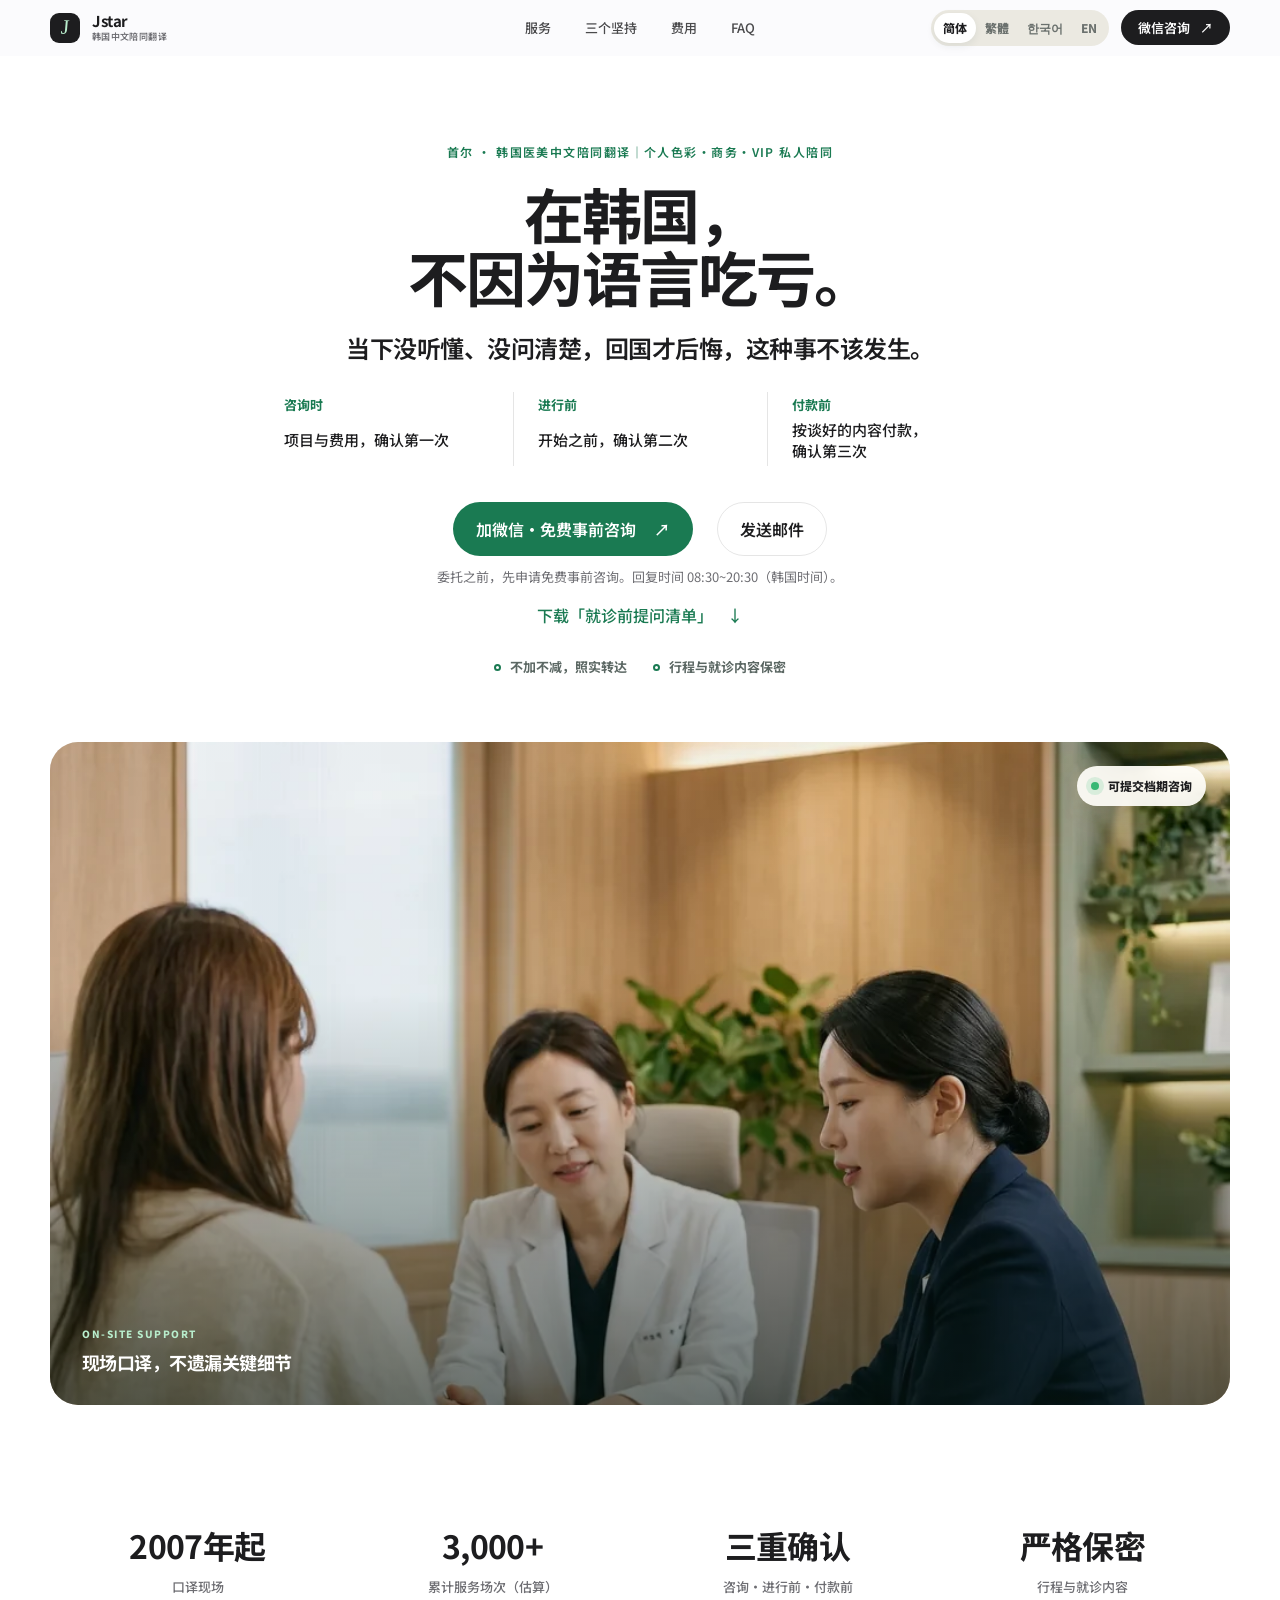
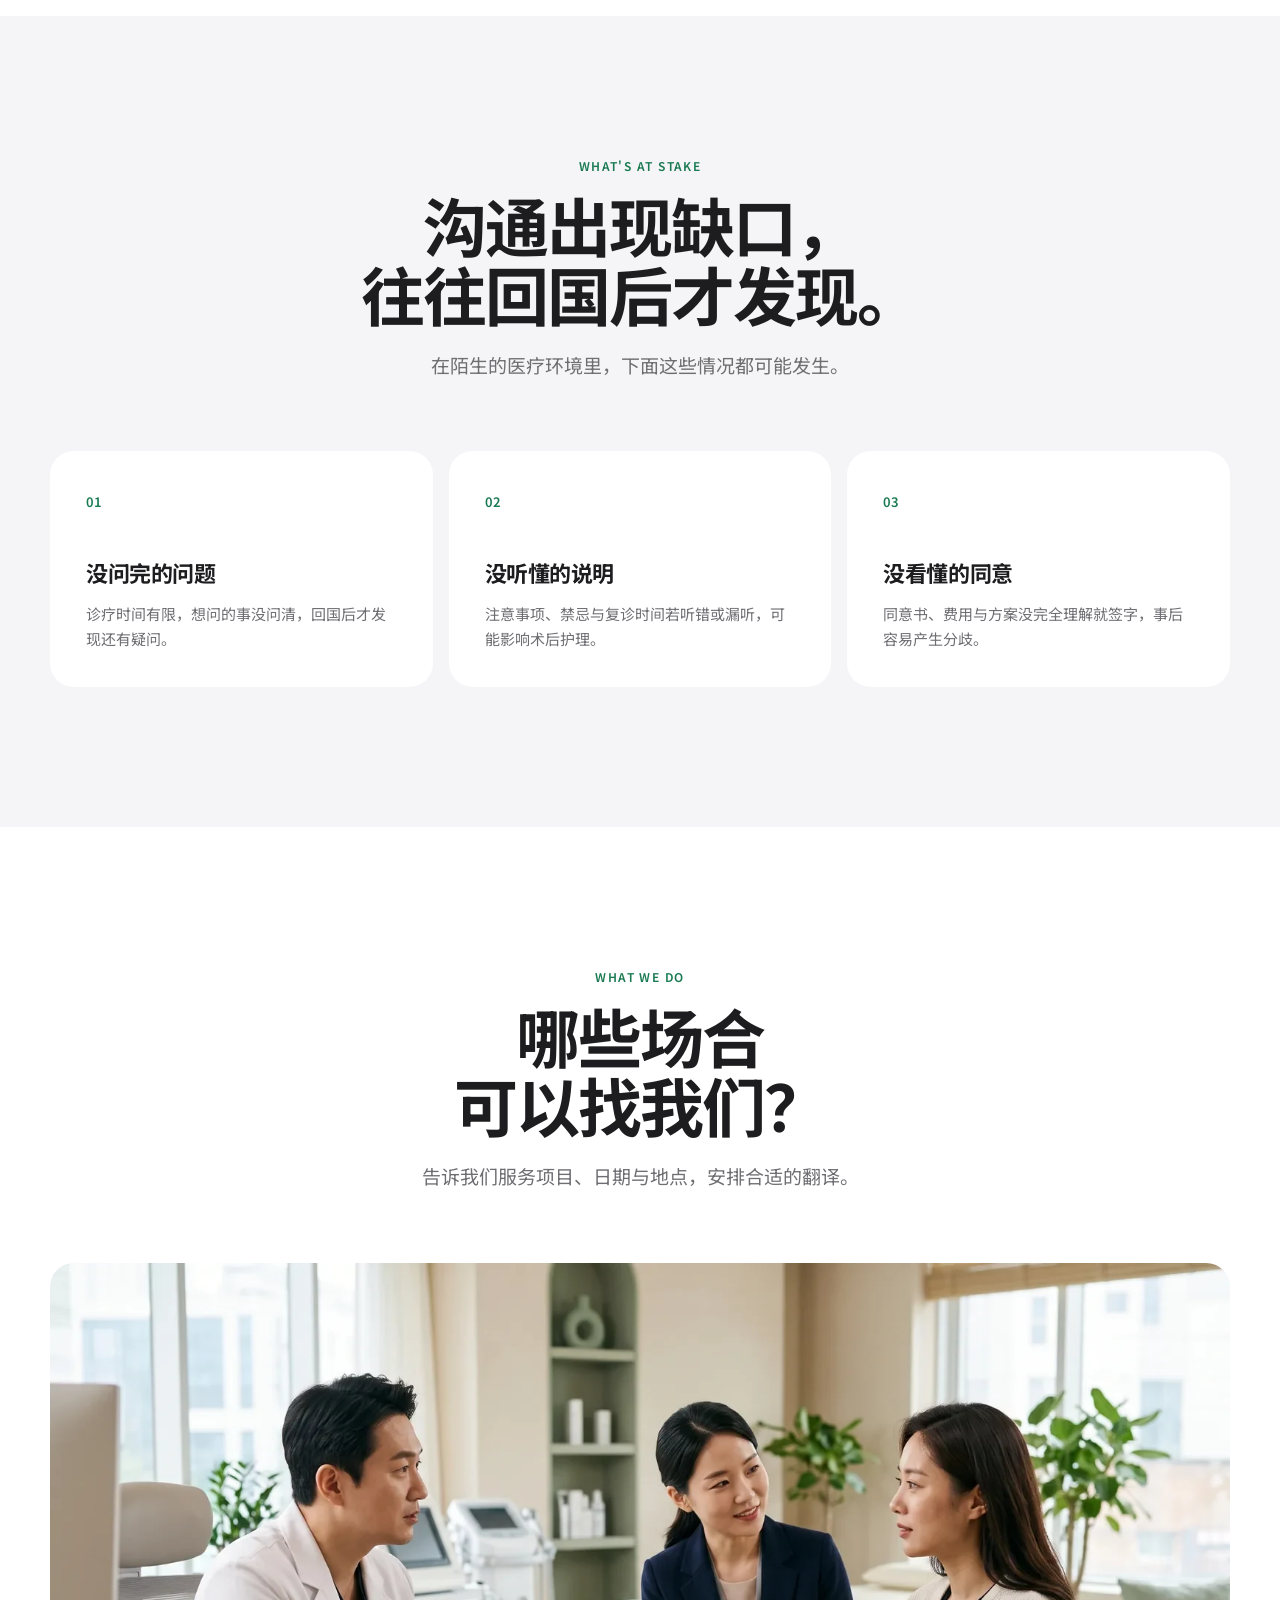
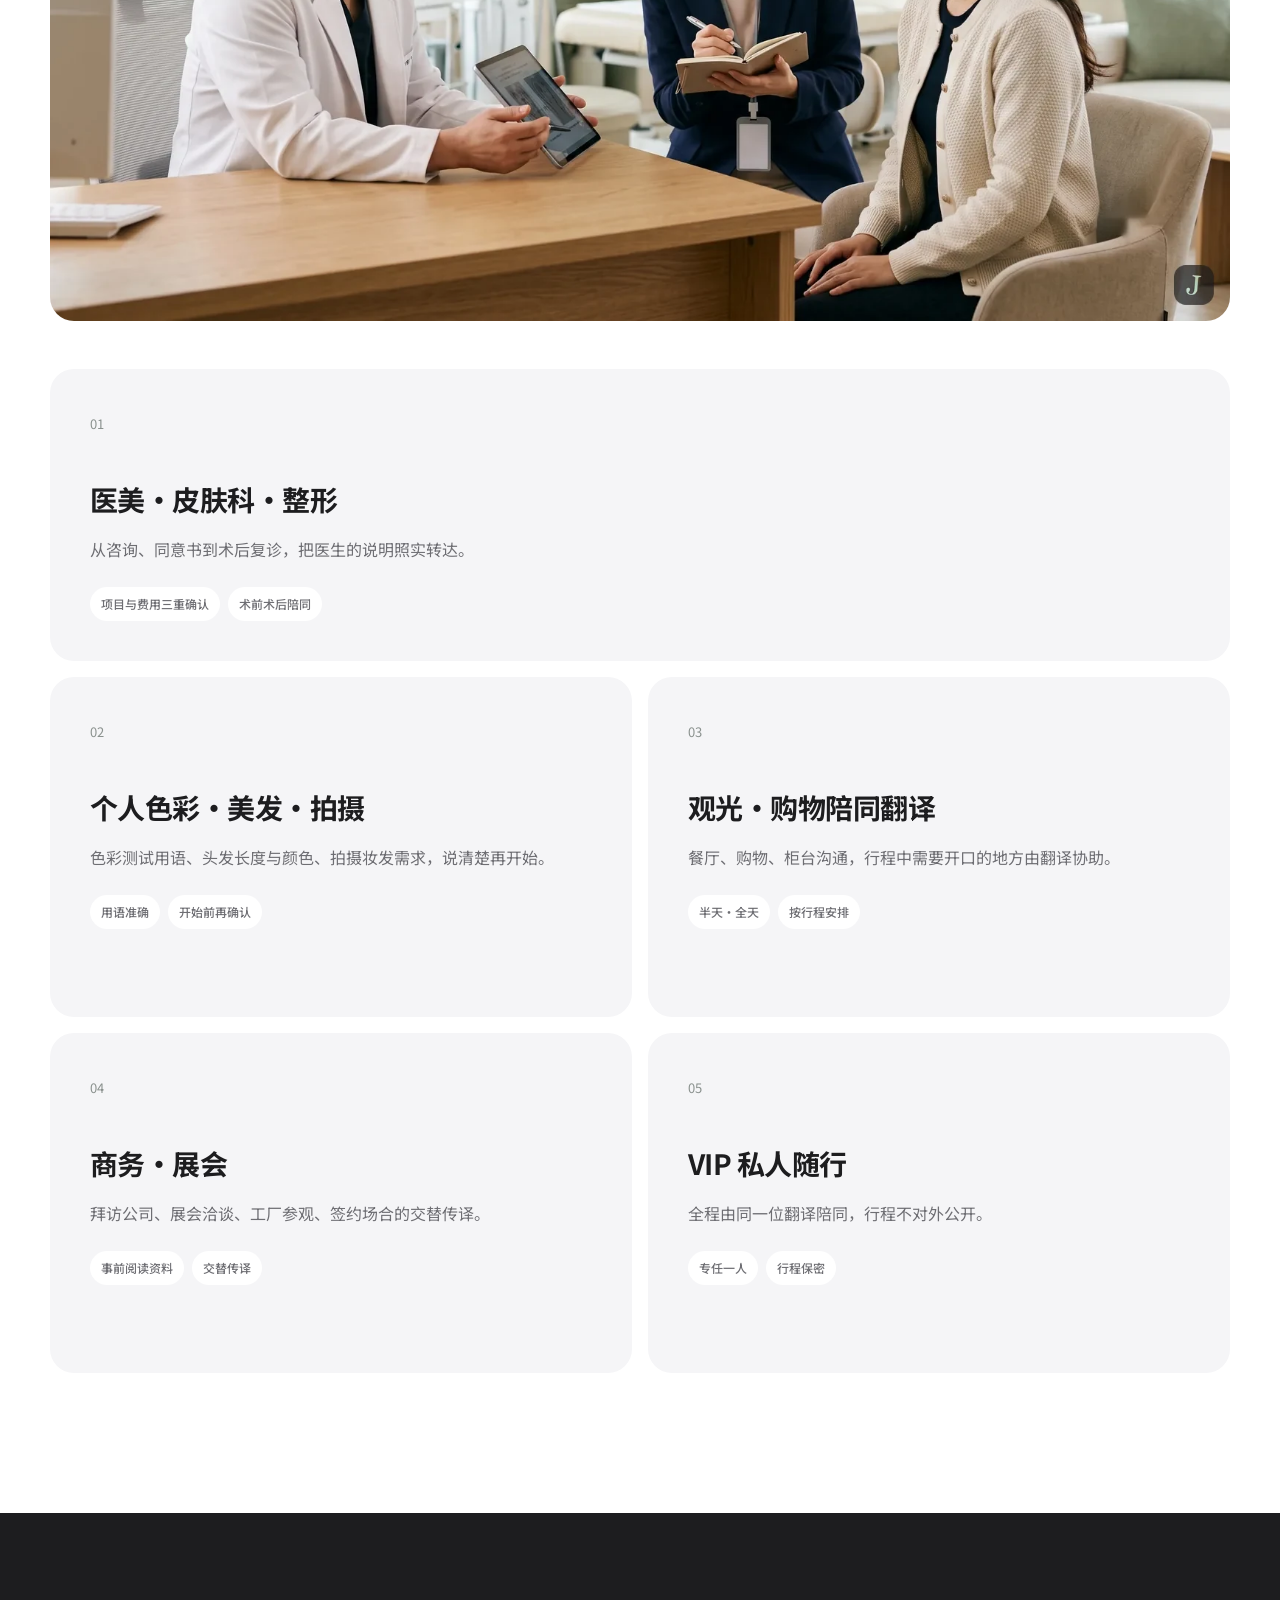
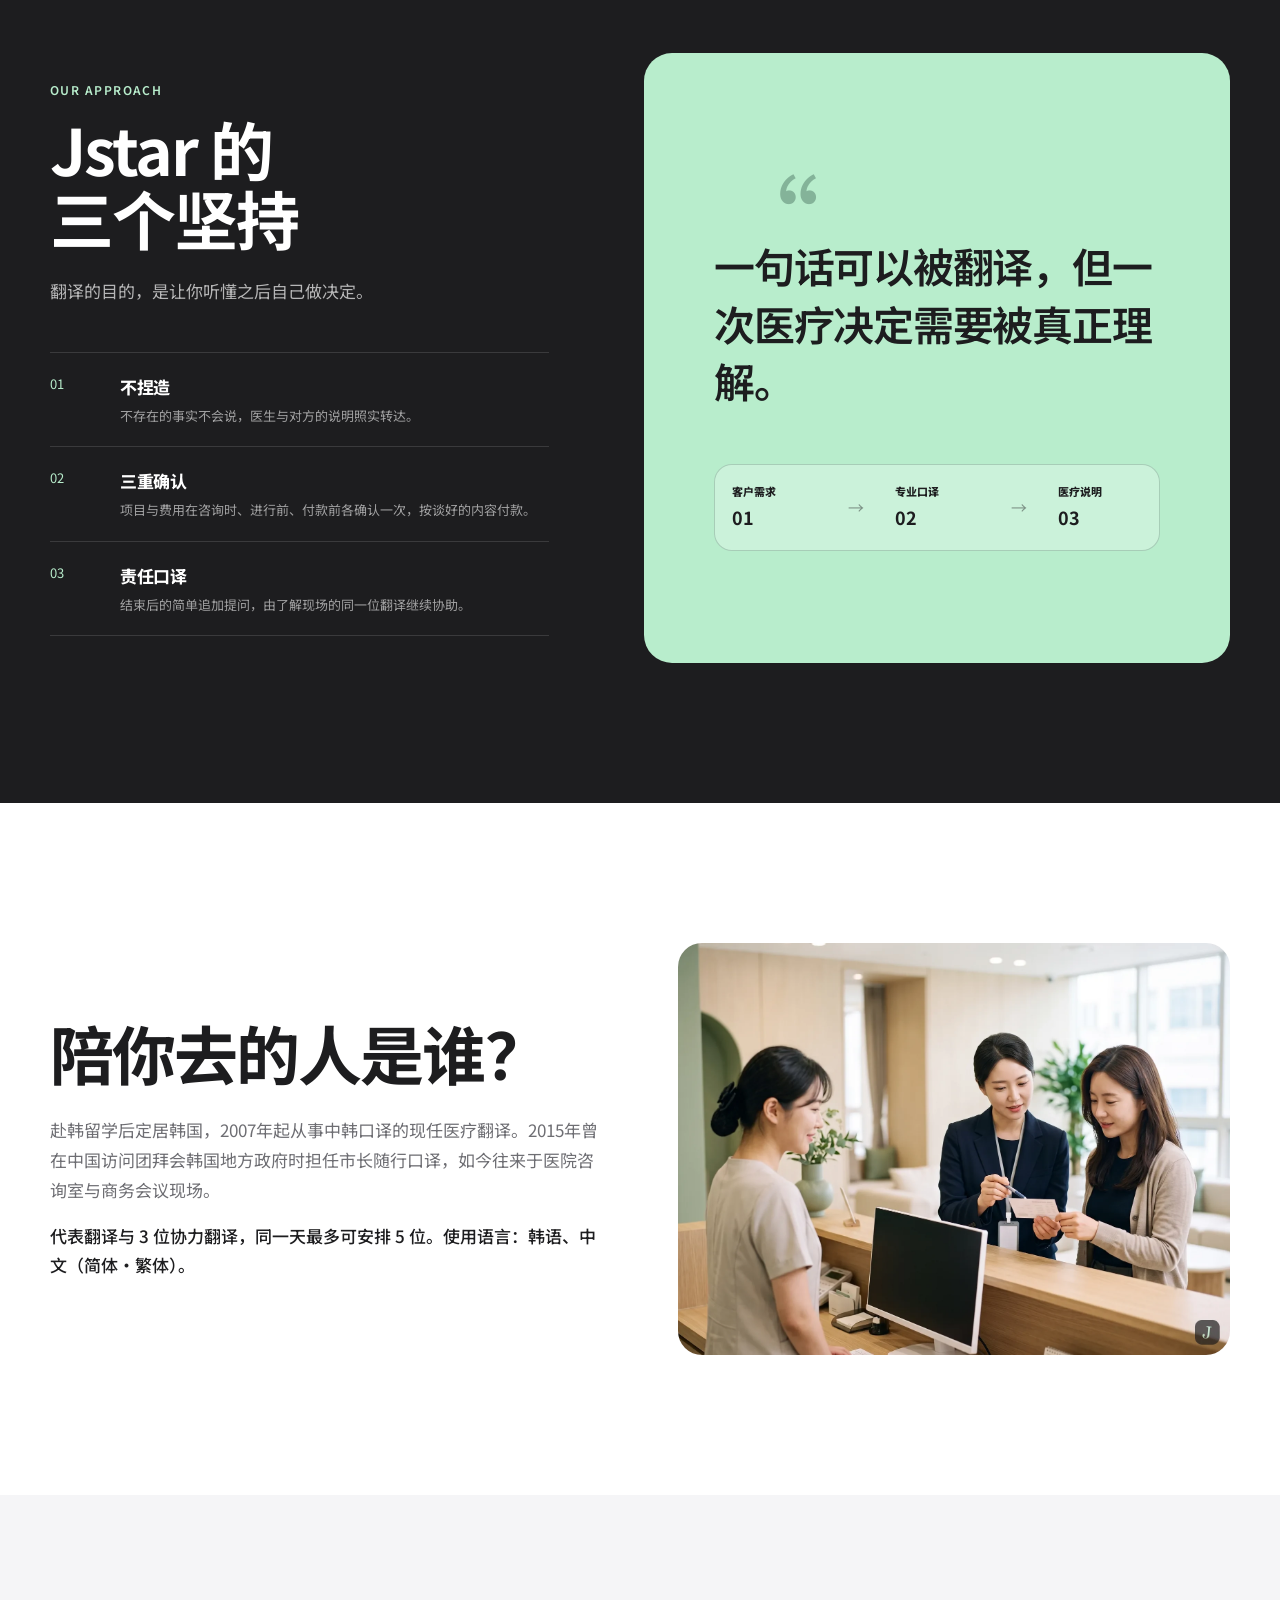
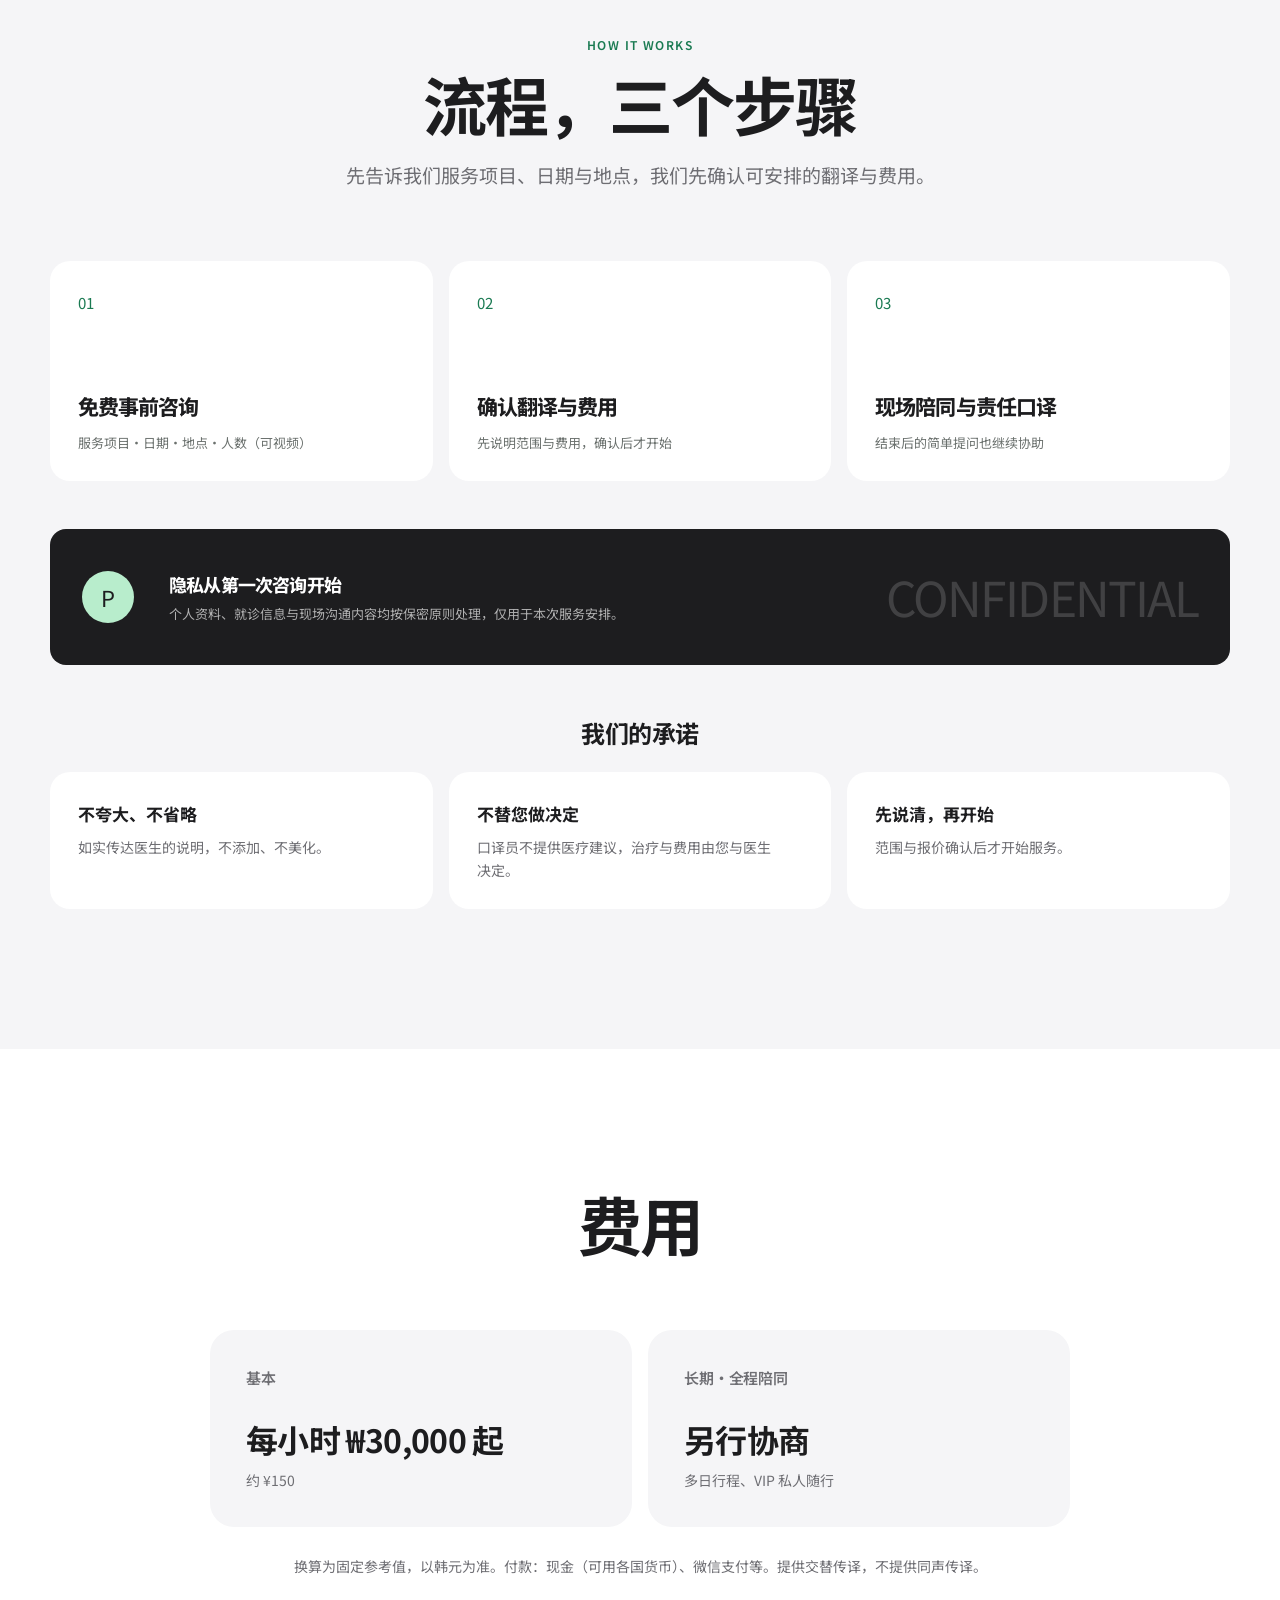
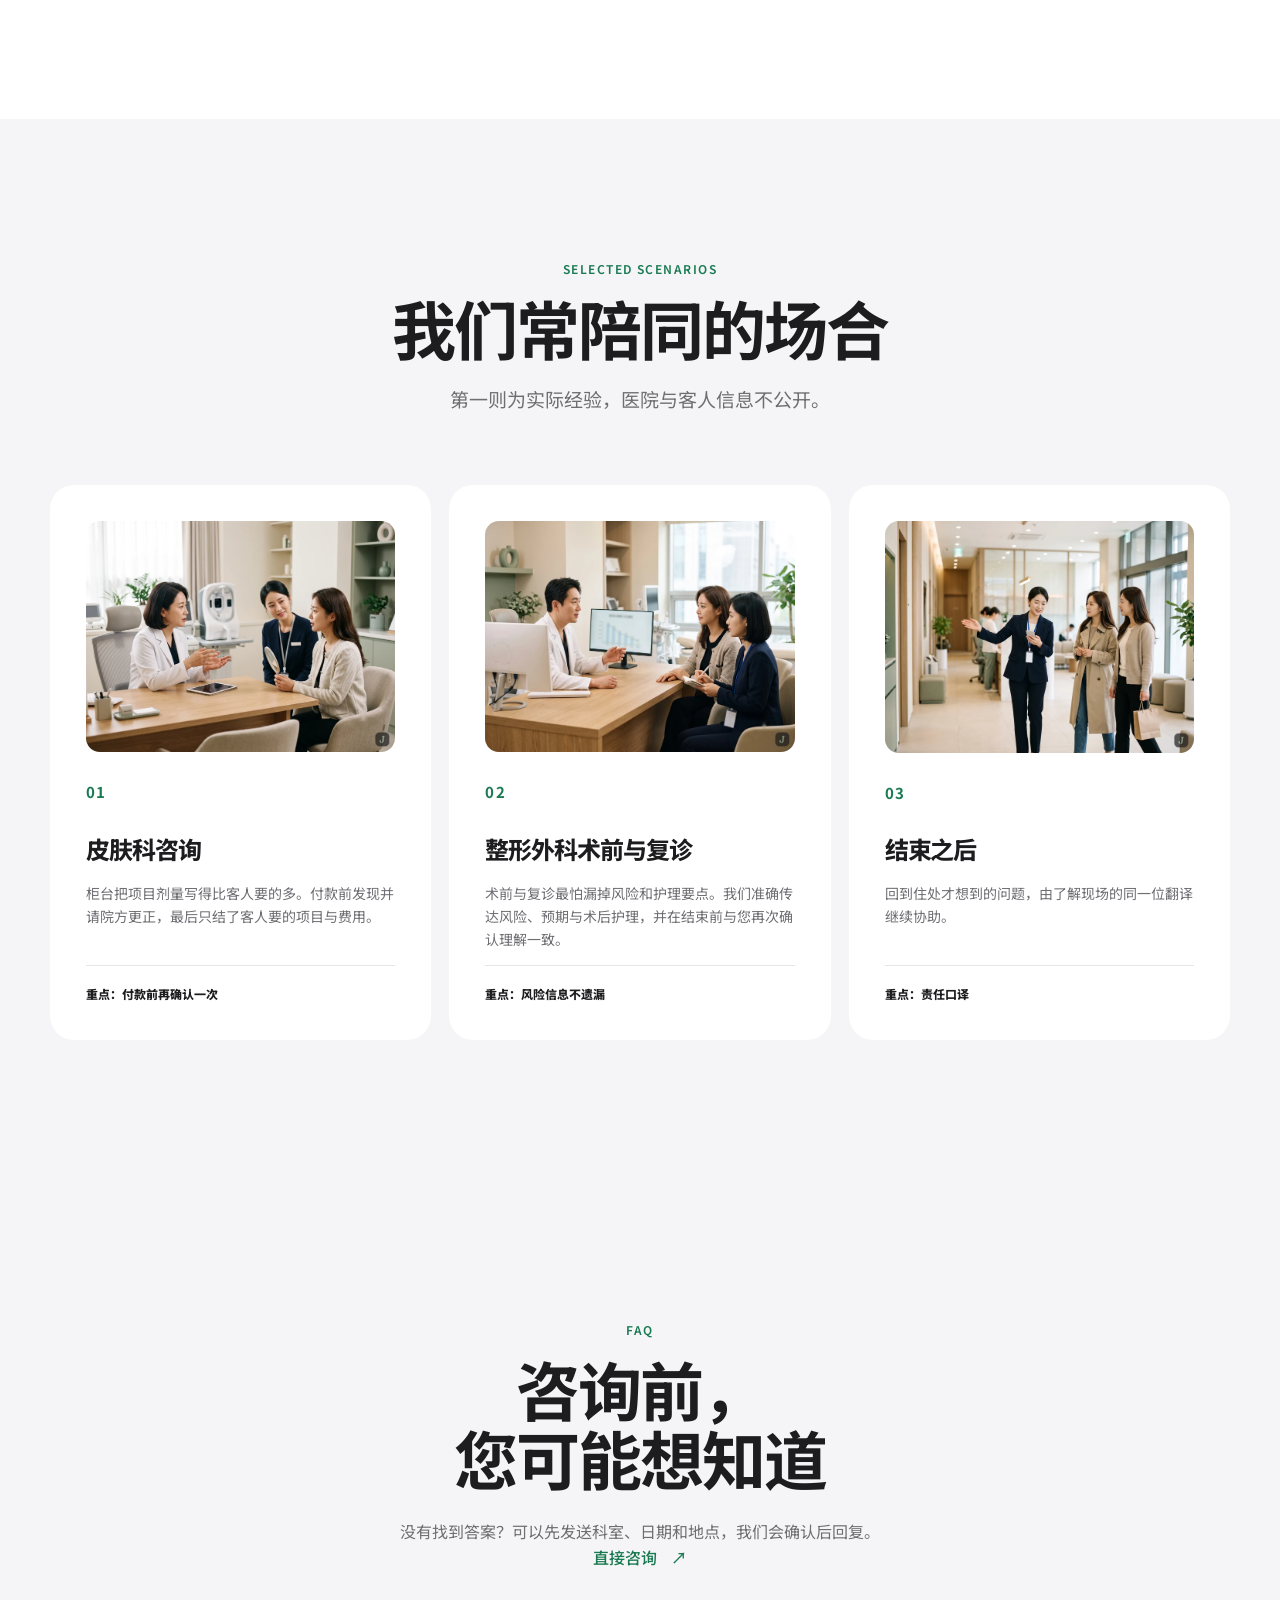
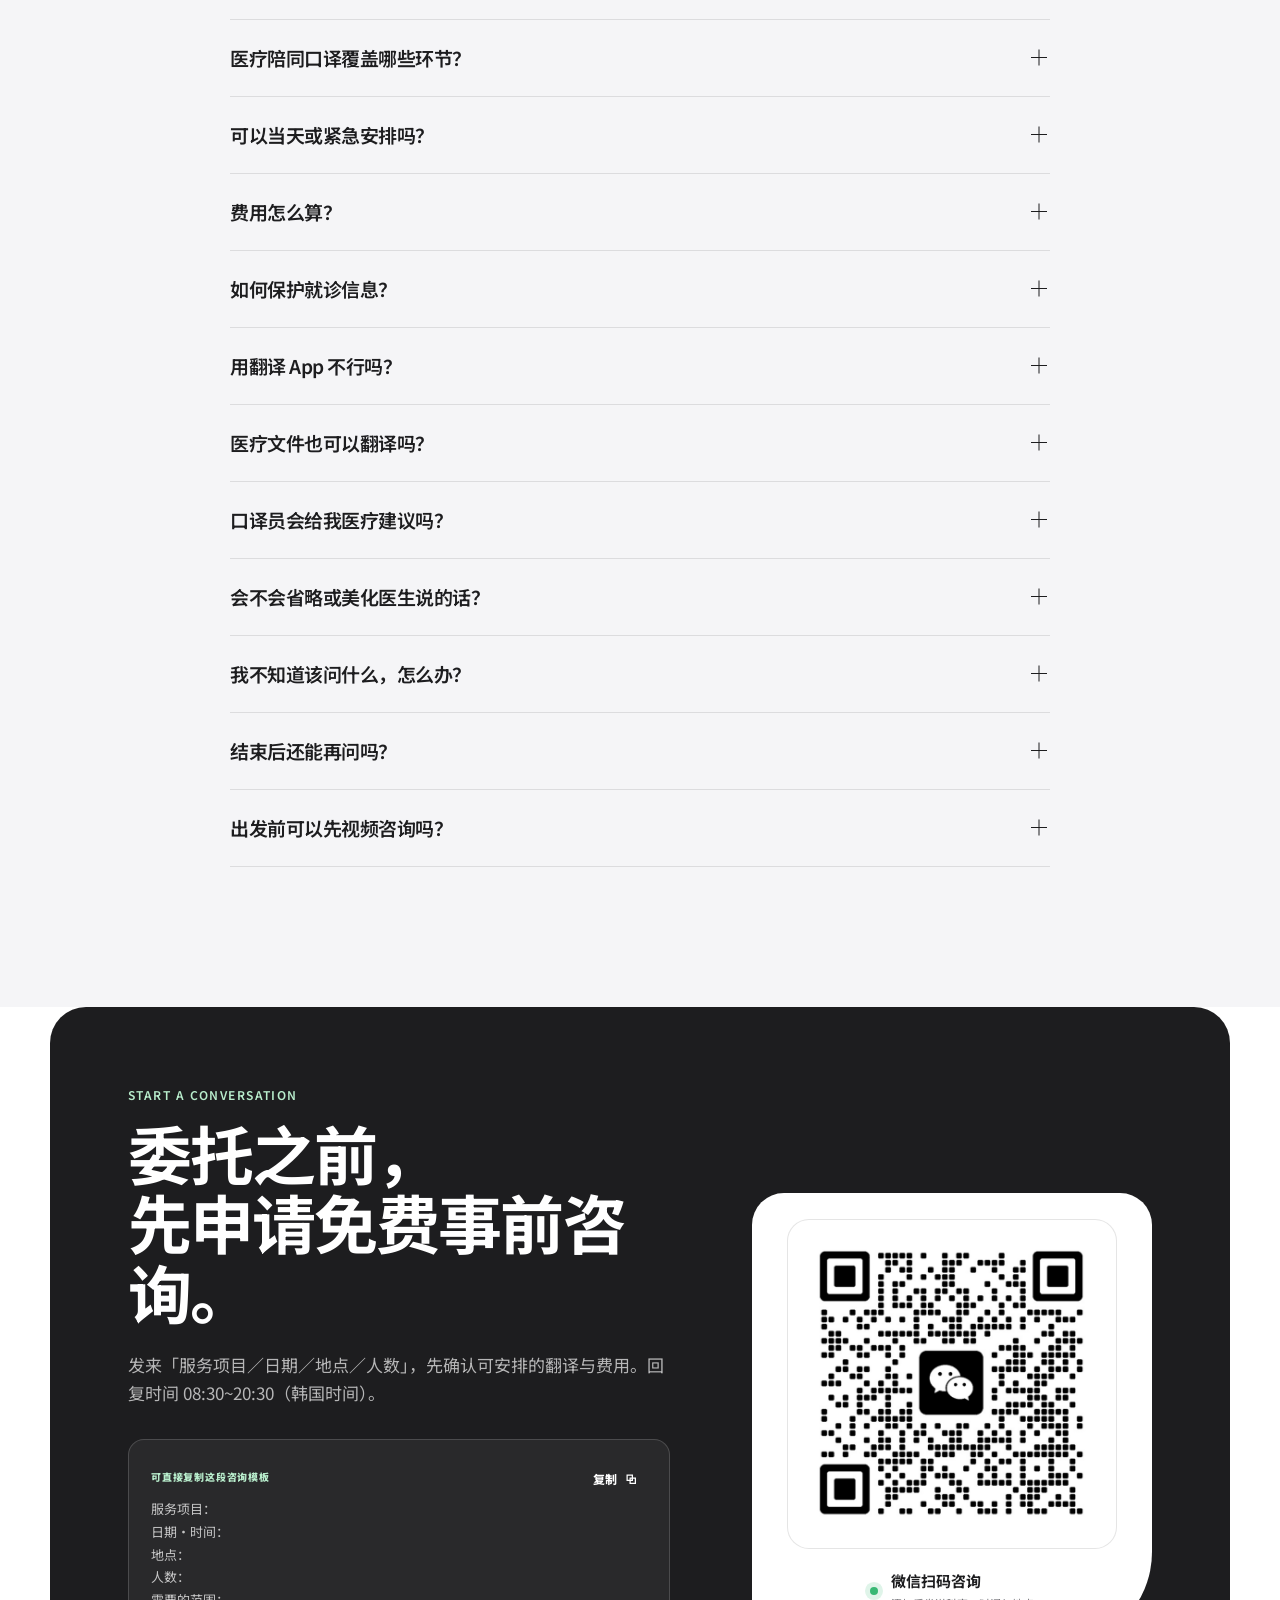
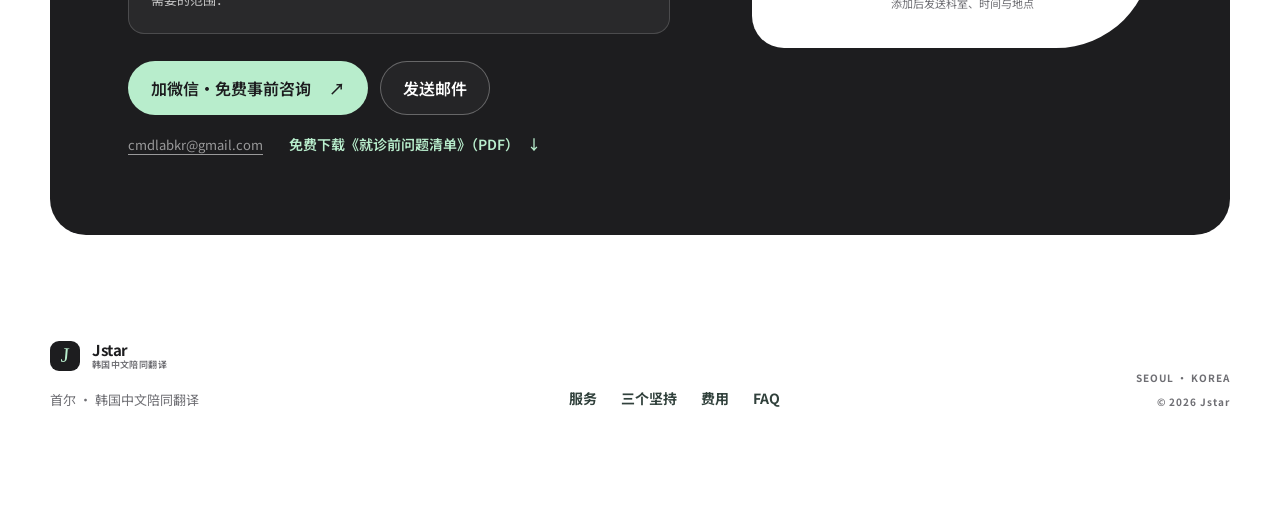
<file: index.html>
<!doctype html>
<html lang="zh-CN" data-base="">
<head>
  <meta charset="utf-8" />
  <meta name="viewport" content="width=device-width, initial-scale=1" />
  <meta name="theme-color" content="#fbfbfd" />
  <link rel="icon" href="assets/icons/favicon.ico" sizes="32x32" />
  <link rel="icon" href="assets/icons/favicon.svg" type="image/svg+xml" />
  <link rel="apple-touch-icon" href="assets/icons/apple-touch-icon.png" />
  <link rel="manifest" href="assets/icons/site.webmanifest" />
  <title>韩国医美翻译·中文陪同口译 | 皮肤科·个人色彩·商务 - Jstar</title>
  <meta name="description" content="来韩国做医美、个人色彩测试或谈生意？首尔中文陪同翻译，2007年起的口译现场经验。项目与费用三重确认（咨询时·进行前·付款前），每小时₩30,000起，可先免费事前咨询。" />
  <link rel="canonical" href="https://coorocket.github.io/jstars/" />
  <link rel="alternate" hreflang="zh-CN" href="https://coorocket.github.io/jstars/" />
  <link rel="alternate" hreflang="zh-TW" href="https://coorocket.github.io/jstars/zh-tw/" />
  <link rel="alternate" hreflang="zh-HK" href="https://coorocket.github.io/jstars/zh-tw/" />
  <link rel="alternate" hreflang="ko" href="https://coorocket.github.io/jstars/ko/" />
  <link rel="alternate" hreflang="en" href="https://coorocket.github.io/jstars/en/" />
  <link rel="alternate" hreflang="x-default" href="https://coorocket.github.io/jstars/en/" />
  <link rel="alternate" hreflang="zh-Hans" href="https://coorocket.github.io/jstars/" />
  <link rel="alternate" hreflang="zh-Hant" href="https://coorocket.github.io/jstars/zh-tw/" />

  <meta property="og:type" content="website" />
  <meta property="og:site_name" content="Jstar" />
  <meta property="og:locale" content="zh_CN" />
  <meta property="og:title" content="韩国医美翻译·中文陪同口译 | 皮肤科·个人色彩·商务 - Jstar" />
  <meta property="og:description" content="来韩国做医美、个人色彩测试或谈生意？首尔中文陪同翻译，2007年起的口译现场经验。项目与费用三重确认（咨询时·进行前·付款前），每小时₩30,000起，可先免费事前咨询。" />
  <meta property="og:url" content="https://coorocket.github.io/jstars/" />
  <meta property="og:image" content="https://coorocket.github.io/jstars/assets/og/og-zh-CN.jpg" />
  <meta property="og:image:width" content="1200" />
  <meta property="og:image:height" content="630" />
  <meta property="og:image:alt" content="韩国中文陪同翻译 · 首尔 Jstar" />

  <meta name="twitter:card" content="summary_large_image" />
  <meta name="twitter:title" content="韩国医美翻译·中文陪同口译 | 皮肤科·个人色彩·商务 - Jstar" />
  <meta name="twitter:description" content="来韩国做医美、个人色彩测试或谈生意？首尔中文陪同翻译，2007年起的口译现场经验。项目与费用三重确认（咨询时·进行前·付款前），每小时₩30,000起，可先免费事前咨询。" />
  <meta name="twitter:image" content="https://coorocket.github.io/jstars/assets/og/og-zh-CN.jpg" />

  <script type="application/ld+json">
    {
      "@context": "https://schema.org",
      "@type": [
        "ProfessionalService",
        "LocalBusiness"
      ],
      "name": "Jstar",
      "alternateName": [
        "제이스타",
        "Jstar Studio"
      ],
      "url": "https://coorocket.github.io/jstars/",
      "image": "https://coorocket.github.io/jstars/assets/translation.webp",
      "description": "来韩国做医美、个人色彩测试或谈生意？首尔中文陪同翻译，2007年起的口译现场经验。项目与费用三重确认（咨询时·进行前·付款前），每小时₩30,000起，可先免费事前咨询。",
      "inLanguage": "zh-CN",
      "email": "cmdlabkr@gmail.com",
      "areaServed": [
        "Seoul",
        "South Korea"
      ],
      "knowsLanguage": [
        "ko",
        "zh-Hans",
        "zh-Hant"
      ],
      "priceRange": "₩30,000~ / hour",
      "serviceType": [
        "Chinese–Korean consecutive interpretation",
        "Medical interpretation",
        "Beauty and personal colour interpretation",
        "Business meeting interpretation",
        "VIP escort interpretation",
        "Document translation"
      ]
    }
  </script>
  <script type="application/ld+json">
    {
      "@context": "https://schema.org",
      "@type": "FAQPage",
      "inLanguage": "zh-CN",
      "mainEntity": [
        {
          "@type": "Question",
          "name": "医疗陪同口译覆盖哪些环节？",
          "acceptedAnswer": {
            "@type": "Answer",
            "text": "可覆盖初诊、检查说明、项目或手术咨询、术前沟通、术后复诊与护理说明，按实际需要安排。"
          }
        },
        {
          "@type": "Question",
          "name": "可以当天或紧急安排吗？",
          "acceptedAnswer": {
            "@type": "Answer",
            "text": "可以先提交时间、地点与科室，我们会优先确认可用口译员并尽快回复。是否可安排以当日档期为准。"
          }
        },
        {
          "@type": "Question",
          "name": "费用怎么算？",
          "acceptedAnswer": {
            "@type": "Answer",
            "text": "每小时 ₩30,000 起，按时间、地点、难度与事前准备报价；长期或全程陪同另行协商。确认后才开始。"
          }
        },
        {
          "@type": "Question",
          "name": "如何保护就诊信息？",
          "acceptedAnswer": {
            "@type": "Answer",
            "text": "口译员遵循保密原则，个人资料和诊疗内容仅用于服务安排与现场沟通，不对外公开。"
          }
        },
        {
          "@type": "Question",
          "name": "用翻译 App 不行吗？",
          "acceptedAnswer": {
            "@type": "Answer",
            "text": "问路、点餐用 App 就够了。但项目、剂量、费用、同意书这类说错就有损失的内容，需要有人当场确认双方理解一致。"
          }
        },
        {
          "@type": "Question",
          "name": "医疗文件也可以翻译吗？",
          "acceptedAnswer": {
            "@type": "Answer",
            "text": "支持诊断书、检查报告、同意书、术后指导等中韩翻译。请先发送文件类型与页数确认范围。"
          }
        },
        {
          "@type": "Question",
          "name": "口译员会给我医疗建议吗？",
          "acceptedAnswer": {
            "@type": "Answer",
            "text": "不会。口译员只负责准确传达，不提供医疗建议，也不替医生或您做决定。治疗与费用由您与医生决定。"
          }
        },
        {
          "@type": "Question",
          "name": "会不会省略或美化医生说的话？",
          "acceptedAnswer": {
            "@type": "Answer",
            "text": "不会。我们遵循不夸大、不省略的原则，保留医生说明的专业边界。"
          }
        },
        {
          "@type": "Question",
          "name": "我不知道该问什么，怎么办？",
          "acceptedAnswer": {
            "@type": "Answer",
            "text": "可以先告诉我们就诊目的与顾虑，我们协助整理需要向医生确认的问题清单。"
          }
        },
        {
          "@type": "Question",
          "name": "结束后还能再问吗？",
          "acceptedAnswer": {
            "@type": "Answer",
            "text": "可以。简单的追加提问由同一位翻译继续协助（责任口译）。"
          }
        },
        {
          "@type": "Question",
          "name": "出发前可以先视频咨询吗？",
          "acceptedAnswer": {
            "@type": "Answer",
            "text": "可以。来韩国之前可先用视频做免费事前咨询。"
          }
        }
      ]
    }
  </script>
  <link rel="preload" href="assets/translation.webp" as="image" type="image/webp" fetchpriority="high" />
  <link rel="preconnect" href="https://fonts.googleapis.com" />
  <link rel="preconnect" href="https://fonts.gstatic.com" crossorigin />
  <link rel="stylesheet" href="https://fonts.googleapis.com/css2?family=Noto+Sans+SC:wght@500;600;700;800&amp;display=swap" />
  <link rel="stylesheet" href="styles.css?v=20261123-1" />
</head>
<body>
  <a class="skip-link" href="#main" data-i18n="a11y.skip">跳到主要内容</a>

  <header class="site-header" id="siteHeader">
    <div class="nav-shell container">
      <a class="brand" href="#hero" data-i18n-aria="brand.name" aria-label="Jstar">
        <span class="brand-mark" aria-hidden="true"><span>J</span></span>
        <span class="brand-copy"><strong data-i18n="brand.name">Jstar</strong><small data-i18n="brand.tagline">韩国中文陪同翻译</small></span>
      </a>

      <button class="menu-toggle" id="menuToggle" type="button" aria-expanded="false" aria-controls="primaryNav" data-i18n-aria="a11y.openMenu" aria-label="打开菜单">
        <span></span><span></span>
      </button>

      <nav class="primary-nav" id="primaryNav" aria-label="Primary">
        <a href="#services" data-i18n="nav.services">服务</a>
        <a href="#approach" data-i18n="nav.approach">三个坚持</a>
        <a href="#rates" data-i18n="nav.rates">费用</a>
        <a href="#faq" data-i18n="nav.faq">FAQ</a>
        <div class="mobile-language" role="group" aria-label="Language">
          <a class="lang-button is-active" href="./" hreflang="zh-CN" lang="zh-CN" data-lang="zh-CN" aria-current="true">简体</a>
          <a class="lang-button" href="./zh-tw/" hreflang="zh-TW" lang="zh-TW" data-lang="zh-TW">繁體</a>
          <a class="lang-button" href="./ko/" hreflang="ko" lang="ko" data-lang="ko">한국어</a>
          <a class="lang-button" href="./en/" hreflang="en" lang="en" data-lang="en">English</a>
        </div>
      </nav>

      <div class="nav-actions">
        <div class="language-switch" role="group" aria-label="Language">
          <a class="lang-button is-active" href="./" hreflang="zh-CN" lang="zh-CN" data-lang="zh-CN" aria-current="true">简体</a>
          <a class="lang-button" href="./zh-tw/" hreflang="zh-TW" lang="zh-TW" data-lang="zh-TW">繁體</a>
          <a class="lang-button" href="./ko/" hreflang="ko" lang="ko" data-lang="ko">한국어</a>
          <a class="lang-button" href="./en/" hreflang="en" lang="en" data-lang="en">EN</a>
        </div>
        <button class="button button--dark button--small" type="button" data-open-wechat data-track="header_cta"><span data-i18n="nav.contact">微信咨询</span><span aria-hidden="true">↗</span></button>
      </div>
    </div>
  </header>

  <main id="main">
    <section class="hero" id="hero" aria-labelledby="hero-title">
      <div class="hero-backdrop" aria-hidden="true"></div>
      <div class="container hero-grid">
        <div class="hero-copy reveal">
          <h1 class="eyebrow"><span></span><span data-i18n="hero.eyebrow">首尔 · 韩国医美中文陪同翻译｜个人色彩·商务·VIP 私人陪同</span></h1>
          <p class="hero-title" id="hero-title" data-i18n-html="hero.title">在韩国，<br>不因为语言吃亏。</p>
          <p class="hero-lead" data-i18n="hero.lead">当下没听懂、没问清楚，回国才后悔，这种事不该发生。</p>
          <ul class="hero-steps">
            <li><b data-i18n="hero.step1.label">咨询时</b><span data-i18n="hero.step1.text">项目与费用，确认第一次</span></li>
            <li><b data-i18n="hero.step2.label">进行前</b><span data-i18n="hero.step2.text">开始之前，确认第二次</span></li>
            <li><b data-i18n="hero.step3.label">付款前</b><span data-i18n="hero.step3.text">按谈好的内容付款，确认第三次</span></li>
          </ul>
          <div class="hero-actions">
            <button class="button button--primary" type="button" data-open-wechat data-track="hero_cta"><span data-i18n="hero.primary">加微信・免费事前咨询</span><span aria-hidden="true">↗</span></button>
            <a class="button button--ghost" href="mailto:cmdlabkr@gmail.com?subject=Medical%20Interpretation%20Inquiry" data-track="hero_sub"><span data-i18n="contact.email">发送邮件</span></a>
          </div>
          <p class="contact-note" data-i18n="hero.note">委托之前，先申请免费事前咨询。回复时间 08:30~20:30（韩国时间）。</p>
          <div class="hero-actions hero-actions--secondary">
            <a class="text-link" href="assets/checklist-zh.pdf" download data-i18n-href="hero.secondaryHref" data-track="checklist_download"><span data-i18n="hero.secondary">下载「就诊前提问清单」</span><span aria-hidden="true">↓</span></a>
          </div>
          <div class="hero-reassurance" aria-label="Key benefits">
            <span><i></i><span data-i18n="hero.point1">不加不减，照实转达</span></span>
            <span><i></i><span data-i18n="hero.point2">行程与就诊内容保密</span></span>
          </div>
        </div>

        <div class="hero-visual reveal reveal--delay">
          <div class="hero-image-frame">
            <img src="assets/translation.webp" alt="中文医疗口译员在诊室协助医生与患者沟通" data-i18n-alt="hero.imageAlt" width="1024" height="1024" fetchpriority="high" />
            <div class="image-label image-label--top"><span class="signal" aria-hidden="true"></span><span data-i18n="hero.availability">可提交档期咨询</span></div>
            <div class="image-label image-label--bottom"><small data-i18n="hero.imageKicker">ON-SITE SUPPORT</small><strong data-i18n="hero.imageTitle">现场口译，不遗漏关键细节</strong></div>
          </div>
          <div class="hero-stamp" aria-hidden="true"><span>JSTAR</span><b>中文 · 한국어</b><span>SEOUL</span></div>
        </div>
      </div>

      <div class="container trust-row" aria-label="Service highlights">
        <div><strong data-i18n="trust.c1.big">2007年起</strong><span data-i18n="trust.c1.small">口译现场</span></div>
        <div><strong data-i18n="trust.c2.big">3,000+</strong><span data-i18n="trust.c2.small">累计服务场次（估算）</span></div>
        <div><strong data-i18n="trust.c3.big">三重确认</strong><span data-i18n="trust.c3.small">咨询・进行前・付款前</span></div>
        <div><strong data-i18n="trust.c4.big">严格保密</strong><span data-i18n="trust.c4.small">行程与就诊内容</span></div>
      </div>
    </section>

    <section class="section section--stakes" id="stakes" aria-labelledby="stakes-title">
      <div class="container">
        <div class="section-heading reveal">
          <div><p class="section-kicker" data-i18n="stakes.kicker">WHAT'S AT STAKE</p><h2 id="stakes-title" data-i18n-html="stakes.title">沟通出现缺口，<br>往往回国后才发现。</h2></div>
          <p data-i18n="stakes.lead">在陌生的医疗环境里，下面这些情况都可能发生。</p>
        </div>
        <div class="stakes-grid">
          <article class="stakes-card reveal"><span>01</span><h3 data-i18n="stakes.item1.title">没问完的问题</h3><p data-i18n="stakes.item1.body">诊疗时间有限，想问的事没问清，回国后才发现还有疑问。</p></article>
          <article class="stakes-card reveal"><span>02</span><h3 data-i18n="stakes.item2.title">没听懂的说明</h3><p data-i18n="stakes.item2.body">注意事项、禁忌与复诊时间若听错或漏听，可能影响术后护理。</p></article>
          <article class="stakes-card reveal"><span>03</span><h3 data-i18n="stakes.item3.title">没看懂的同意</h3><p data-i18n="stakes.item3.body">同意书、费用与方案没完全理解就签字，事后容易产生分歧。</p></article>
        </div>
      </div>
    </section>

    <section class="section section--light" id="services" aria-labelledby="services-title">
      <div class="container">
        <div class="section-heading reveal">
          <div><p class="section-kicker" data-i18n="services.kicker">WHAT WE DO</p><h2 id="services-title" data-i18n-html="services.title">哪些场合<br>可以找我们？</h2></div>
          <p data-i18n="services.lead">告诉我们服务项目、日期与地点，安排合适的翻译。</p>
        </div>

        <figure class="section-photo reveal"><img class="section-photo__img" src="assets/img/service-consultation.webp" width="1600" height="893" alt="在江南皮肤科诊室，医疗口译员为客户翻译医生的说明" data-i18n-alt="services.imageAlt" loading="lazy" decoding="async" /></figure>

        <div class="service-grid service-grid--five">
          <article class="service-card reveal">
            <span class="card-number">01</span>
            <h3 data-i18n="services.item1.title">医美・皮肤科・整形</h3><p data-i18n="services.item1.body">从咨询、同意书到术后复诊，把医生的说明照实转达。</p>
            <ul><li data-i18n="services.item1.tag1">项目与费用三重确认</li><li data-i18n="services.item1.tag2">术前术后陪同</li></ul>
          </article>
          <article class="service-card reveal">
            <span class="card-number">02</span>
            <h3 data-i18n="services.item2.title">个人色彩・美发・拍摄</h3><p data-i18n="services.item2.body">色彩测试用语、头发长度与颜色、拍摄妆发需求，说清楚再开始。</p>
            <ul><li data-i18n="services.item2.tag1">用语准确</li><li data-i18n="services.item2.tag2">开始前再确认</li></ul>
          </article>
          <article class="service-card reveal">
            <span class="card-number">03</span>
            <h3 data-i18n="services.item3.title">观光・购物陪同翻译</h3><p data-i18n="services.item3.body">餐厅、购物、柜台沟通，行程中需要开口的地方由翻译协助。</p>
            <ul><li data-i18n="services.item3.tag1">半天・全天</li><li data-i18n="services.item3.tag2">按行程安排</li></ul>
          </article>
          <article class="service-card reveal">
            <span class="card-number">04</span>
            <h3 data-i18n="services.item4.title">商务・展会</h3><p data-i18n="services.item4.body">拜访公司、展会洽谈、工厂参观、签约场合的交替传译。</p>
            <ul><li data-i18n="services.item4.tag1">事前阅读资料</li><li data-i18n="services.item4.tag2">交替传译</li></ul>
          </article>
          <article class="service-card reveal">
            <span class="card-number">05</span>
            <h3 data-i18n="services.item5.title">VIP 私人随行</h3><p data-i18n="services.item5.body">全程由同一位翻译陪同，行程不对外公开。</p>
            <ul><li data-i18n="services.item5.tag1">专任一人</li><li data-i18n="services.item5.tag2">行程保密</li></ul>
          </article>
        </div>
      </div>
    </section>

    <section class="section section--ink" id="approach" aria-labelledby="approach-title">
      <div class="container approach-grid">
        <div class="approach-copy reveal">
          <p class="section-kicker section-kicker--mint" data-i18n="approach.kicker">OUR APPROACH</p>
          <h2 id="approach-title" data-i18n-html="approach.title">Jstar 的<br>三个坚持</h2>
          <p class="approach-lead" data-i18n="approach.lead">翻译的目的，是让你听懂之后自己做决定。</p>
          <div class="approach-points">
            <article><span>01</span><div><h3 data-i18n="approach.point1.title">不捏造</h3><p data-i18n="approach.point1.body">不存在的事实不会说，医生与对方的说明照实转达。</p></div></article>
            <article><span>02</span><div><h3 data-i18n="approach.point2.title">三重确认</h3><p data-i18n="approach.point2.body">项目与费用在咨询时、进行前、付款前各确认一次，按谈好的内容付款。</p></div></article>
            <article><span>03</span><div><h3 data-i18n="approach.point3.title">责任口译</h3><p data-i18n="approach.point3.body">结束后的简单追加提问，由了解现场的同一位翻译继续协助。</p></div></article>
          </div>
        </div>
        <div class="approach-visual reveal reveal--delay">
          <div class="quote-mark" aria-hidden="true">“</div>
          <blockquote data-i18n="approach.quote">一句话可以被翻译，但一次医疗决定需要被真正理解。</blockquote>
          <div class="flow-card">
            <div><span data-i18n="approach.flow.patient">客户需求</span><b>01</b></div><i aria-hidden="true">→</i>
            <div><span data-i18n="approach.flow.interpreter">专业口译</span><b>02</b></div><i aria-hidden="true">→</i>
            <div><span data-i18n="approach.flow.clinic">医疗说明</span><b>03</b></div>
          </div>
        </div>
      </div>
    </section>

    <section class="section section--light" id="interpreter" aria-labelledby="interpreter-title">
      <div class="container interpreter-grid">
        <div class="interpreter-copy reveal">
          <h2 id="interpreter-title" data-i18n="interpreter.title">陪你去的人是谁？</h2>
          <p data-i18n="interpreter.body">赴韩留学后定居韩国，2007年起从事中韩口译的现任医疗翻译。2015年曾在中国访问团拜会韩国地方政府时担任市长随行口译，如今往来于医院咨询室与商务会议现场。</p>
          <p data-i18n="interpreter.body2">代表翻译与 3 位协力翻译，同一天最多可安排 5 位。使用语言：韩语、中文（简体・繁体）。</p>
        </div>
        <figure class="interpreter-photo reveal reveal--delay"><img src="assets/img/for-patients-reception.webp" width="1600" height="1195" alt="口译员在医院前台为客户说明预约行程" data-i18n-alt="interpreter.imageAlt" loading="lazy" decoding="async" /></figure>
      </div>
    </section>

    <section class="section section--sand" id="process" aria-labelledby="process-title">
      <div class="container">
        <div class="section-heading reveal">
          <div><p class="section-kicker" data-i18n="process.kicker">HOW IT WORKS</p><h2 id="process-title" data-i18n="process.title">流程，三个步骤</h2></div>
          <p data-i18n="process.lead">先告诉我们服务项目、日期与地点，我们先确认可安排的翻译与费用。</p>
        </div>
        <ol class="process-list process-list--three">
          <li class="reveal"><span>01</span><div><h3 data-i18n="process.step1.title">免费事前咨询</h3><p data-i18n="process.step1.body">服务项目・日期・地点・人数（可视频）</p></div></li>
          <li class="reveal"><span>02</span><div><h3 data-i18n="process.step2.title">确认翻译与费用</h3><p data-i18n="process.step2.body">先说明范围与费用，确认后才开始</p></div></li>
          <li class="reveal"><span>03</span><div><h3 data-i18n="process.step3.title">现场陪同与责任口译</h3><p data-i18n="process.step3.body">结束后的简单提问也继续协助</p></div></li>
        </ol>
        <div class="privacy-note reveal">
          <span class="privacy-icon" aria-hidden="true">P</span>
          <div><h3 data-i18n="process.privacy.title">隐私从第一次咨询开始</h3><p data-i18n="process.privacy.body">个人资料、就诊信息与现场沟通内容均按保密原则处理，仅用于本次服务安排。</p></div>
          <span class="privacy-word">CONFIDENTIAL</span>
        </div>
        <div class="promise reveal">
          <h3 class="promise-title" data-i18n="process.promise.title">我们的承诺</h3>
          <div class="promise-grid">
            <div><h4 data-i18n="process.promise.p1.title">不夸大、不省略</h4><p data-i18n="process.promise.p1.body">如实传达医生的说明，不添加、不美化。</p></div>
            <div><h4 data-i18n="process.promise.p2.title">不替您做决定</h4><p data-i18n="process.promise.p2.body">口译员不提供医疗建议，治疗与费用由您与医生决定。</p></div>
            <div><h4 data-i18n="process.promise.p3.title">先说清，再开始</h4><p data-i18n="process.promise.p3.body">范围与报价确认后才开始服务。</p></div>
          </div>
        </div>
      </div>
    </section>

    <section class="section section--light" id="rates" aria-labelledby="rates-title">
      <div class="container">
        <div class="section-heading reveal">
          <div><h2 id="rates-title" data-i18n="rates.title">费用</h2></div>
        </div>
        <div class="rate-grid rate-grid--two">
          <article class="rate-card reveal"><h3 data-i18n="rates.r1.name">基本</h3><p class="rate-price" data-i18n="rates.r1.price">每小时 ₩30,000 起</p><p class="rate-note" data-i18n="rates.r1.note">约 ¥150</p></article>
          <article class="rate-card reveal"><h3 data-i18n="rates.r2.name">长期・全程陪同</h3><p class="rate-price" data-i18n="rates.r2.price">另行协商</p><p class="rate-note" data-i18n="rates.r2.note">多日行程、VIP 私人随行</p></article>
        </div>
        <p class="rate-footnote reveal" data-i18n="rates.note">换算为固定参考值，以韩元为准。付款：现金（可用各国货币）、微信支付等。提供交替传译，不提供同声传译。</p>
      </div>
    </section>

    <section class="section cases cases--sand" id="cases" aria-labelledby="cases-title">
      <div class="container">
        <div class="section-heading reveal"><div><p class="section-kicker" data-i18n="cases.kicker">SELECTED SCENARIOS</p><h2 id="cases-title" data-i18n="cases.title">我们常陪同的场合</h2></div><p data-i18n="cases.lead">第一则为实际经验，医院与客人信息不公开。</p></div>
        <div class="case-grid">
          <article class="case-card reveal"><img class="card-photo" src="assets/img/scene-dermatology.webp" width="1600" height="1195" alt="皮肤科医生说明术后护理，口译员在旁传达" data-i18n-alt="cases.item1.imageAlt" loading="lazy" decoding="async" /><div class="case-meta"><b>01</b></div><h3 data-i18n="cases.case1.title">皮肤科咨询</h3><p data-i18n="cases.case1.body">柜台把项目剂量写得比客人要的多。付款前发现并请院方更正，最后只结了客人要的项目与费用。</p><span class="case-result" data-i18n="cases.case1.result">重点：付款前再确认一次</span></article>
          <article class="case-card reveal"><img class="card-photo" src="assets/img/scene-plastic-surgery-followup.webp" width="1600" height="1195" alt="整形外科复诊时，医生说明恢复进度，口译员记录要点" data-i18n-alt="cases.item2.imageAlt" loading="lazy" decoding="async" /><div class="case-meta"><b>02</b></div><h3 data-i18n="cases.case2.title">整形外科术前与复诊</h3><p data-i18n="cases.case2.body">术前与复诊最怕漏掉风险和护理要点。我们准确传达风险、预期与术后护理，并在结束前与您再次确认理解一致。</p><span class="case-result" data-i18n="cases.case2.result">重点：风险信息不遗漏</span></article>
          <article class="case-card reveal"><img class="card-photo" src="assets/img/scene-multi-schedule.webp" width="1600" height="1195" alt="口译员在医院大厅查看手机行程，引导两位客户" data-i18n-alt="cases.item3.imageAlt" loading="lazy" decoding="async" /><div class="case-meta"><b>03</b></div><h3 data-i18n="cases.case3.title">结束之后</h3><p data-i18n="cases.case3.body">回到住处才想到的问题，由了解现场的同一位翻译继续协助。</p><span class="case-result" data-i18n="cases.case3.result">重点：责任口译</span></article>
        </div>
      </div>
    </section>

    <section class="section faq" id="faq" aria-labelledby="faq-title">
      <div class="container faq-grid">
        <div class="faq-intro reveal">
          <p class="section-kicker" data-i18n="faq.kicker">FAQ</p><h2 id="faq-title" data-i18n-html="faq.title">咨询前，<br>您可能想知道</h2>
          <p data-i18n="faq.lead">没有找到答案？可以先发送科室、日期和地点，我们会确认后回复。</p>
          <button class="text-link text-link--dark" type="button" data-open-wechat data-track="faq_cta"><span data-i18n="faq.action">直接咨询</span><span aria-hidden="true">↗</span></button>
        </div>
        <div class="accordion reveal">
          <details><summary><span data-i18n="faq.q1">医疗陪同口译覆盖哪些环节？</span><i aria-hidden="true"></i></summary><p data-i18n="faq.a1">可覆盖初诊、检查说明、项目或手术咨询、术前沟通、术后复诊与护理说明，按实际需要安排。</p></details>
          <details><summary><span data-i18n="faq.q2">可以当天或紧急安排吗？</span><i aria-hidden="true"></i></summary><p data-i18n="faq.a2">可以先提交时间、地点与科室，我们会优先确认可用口译员并尽快回复。是否可安排以当日档期为准。</p></details>
          <details><summary><span data-i18n="faq.q3">费用怎么算？</span><i aria-hidden="true"></i></summary><p data-i18n="faq.a3">每小时 ₩30,000 起，按时间、地点、难度与事前准备报价；长期或全程陪同另行协商。确认后才开始。</p></details>
          <details><summary><span data-i18n="faq.q4">如何保护就诊信息？</span><i aria-hidden="true"></i></summary><p data-i18n="faq.a4">口译员遵循保密原则，个人资料和诊疗内容仅用于服务安排与现场沟通，不对外公开。</p></details>
          <details><summary><span data-i18n="faq.q5">用翻译 App 不行吗？</span><i aria-hidden="true"></i></summary><p data-i18n="faq.a5">问路、点餐用 App 就够了。但项目、剂量、费用、同意书这类说错就有损失的内容，需要有人当场确认双方理解一致。</p></details>
          <details><summary><span data-i18n="faq.q6">医疗文件也可以翻译吗？</span><i aria-hidden="true"></i></summary><p data-i18n="faq.a6">支持诊断书、检查报告、同意书、术后指导等中韩翻译。请先发送文件类型与页数确认范围。</p></details>
          <details><summary><span data-i18n="faq.q7">口译员会给我医疗建议吗？</span><i aria-hidden="true"></i></summary><p data-i18n="faq.a7">不会。口译员只负责准确传达，不提供医疗建议，也不替医生或您做决定。治疗与费用由您与医生决定。</p></details>
          <details><summary><span data-i18n="faq.q8">会不会省略或美化医生说的话？</span><i aria-hidden="true"></i></summary><p data-i18n="faq.a8">不会。我们遵循不夸大、不省略的原则，保留医生说明的专业边界。</p></details>
          <details><summary><span data-i18n="faq.q9">我不知道该问什么，怎么办？</span><i aria-hidden="true"></i></summary><p data-i18n="faq.a9">可以先告诉我们就诊目的与顾虑，我们协助整理需要向医生确认的问题清单。</p></details>
          <details><summary><span data-i18n="faq.q10">结束后还能再问吗？</span><i aria-hidden="true"></i></summary><p data-i18n="faq.a10">可以。简单的追加提问由同一位翻译继续协助（责任口译）。</p></details>
          <details><summary><span data-i18n="faq.q11">出发前可以先视频咨询吗？</span><i aria-hidden="true"></i></summary><p data-i18n="faq.a11">可以。来韩国之前可先用视频做免费事前咨询。</p></details>
        </div>
      </div>
    </section>

    <section class="contact-section" id="contact" aria-labelledby="contact-title">
      <div class="container contact-card reveal">
        <div class="contact-copy">
          <p class="section-kicker section-kicker--mint" data-i18n="contact.kicker">START A CONVERSATION</p>
          <h2 id="contact-title" data-i18n-html="contact.title">委托之前，<br>先申请免费事前咨询。</h2>
          <p data-i18n="contact.lead">发来「服务项目／日期／地点／人数」，先确认可安排的翻译与费用。回复时间 08:30~20:30（韩国时间）。</p>
          <div class="message-template" aria-label="Inquiry template">
            <div><small data-i18n="contact.templateLabel">可直接复制这段咨询模板</small><p id="inquiryTemplate" data-i18n-html="contact.template">服务项目：<br>日期・时间：<br>地点：<br>人数：<br>需要的范围：</p></div>
            <button class="copy-button" id="copyTemplate" type="button"><span data-i18n="contact.copy">复制</span><span aria-hidden="true">⧉</span></button>
          </div>
          <div class="contact-actions">
            <button class="button button--mint" type="button" data-open-wechat data-track="contact_cta"><span data-i18n="hero.primary">加微信・免费事前咨询</span><span aria-hidden="true">↗</span></button>
            <a class="button button--outline-light" href="mailto:cmdlabkr@gmail.com?subject=Medical%20Interpretation%20Inquiry" data-track="contact_cta"><span data-i18n="contact.email">发送邮件</span></a>
          </div>
          <a class="contact-email" href="mailto:cmdlabkr@gmail.com" data-track="contact_cta">cmdlabkr@gmail.com</a>
          <a class="contact-checklist" href="assets/checklist-zh.pdf" download data-i18n-href="contact.checklistHref" data-track="checklist_download"><span data-i18n="contact.checklist">免费下载《就诊前问题清单》（PDF）</span><span aria-hidden="true">↓</span></a>
        </div>
        <div class="qr-panel">
          <div class="qr-image-wrap"><img src="assets/wechat-qr-640.png" alt="Jstar 微信二维码" data-i18n-alt="contact.qrAlt" width="640" height="640" loading="lazy" decoding="async" /></div>
          <div class="qr-copy"><span class="signal" aria-hidden="true"></span><div><strong data-i18n="contact.qrTitle">微信扫码咨询</strong><small data-i18n="contact.qrBody">添加后发送科室、时间与地点</small></div></div>
        </div>
      </div>
    </section>
  </main>

  <footer class="site-footer">
    <div class="container footer-grid">
      <div><a class="brand brand--footer" href="#hero"><span class="brand-mark" aria-hidden="true"><span>J</span></span><span class="brand-copy"><strong data-i18n="brand.name">Jstar</strong><small data-i18n="brand.tagline">韩国中文陪同翻译</small></span></a><p data-i18n="footer.summary">首尔 · 韩国中文陪同翻译</p></div>
      <div class="footer-links"><a href="#services" data-i18n="nav.services">服务</a><a href="#approach" data-i18n="nav.approach">三个坚持</a><a href="#rates" data-i18n="nav.rates">费用</a><a href="#faq" data-i18n="nav.faq">FAQ</a></div>
      <div class="footer-meta"><span>SEOUL · KOREA</span><span>© <span id="year"></span> <span data-i18n="brand.name">Jstar</span></span></div>
    </div>
  </footer>

  <div class="mobile-action-bar" aria-label="Quick contact"><a href="mailto:cmdlabkr@gmail.com" data-track="sticky_mobile"><span data-i18n="mobile.email">邮件</span></a><button type="button" data-open-wechat data-track="sticky_mobile"><span data-i18n="mobile.wechat">微信咨询</span><span aria-hidden="true">↗</span></button></div>

  <div class="modal" id="wechatModal" aria-hidden="true">
    <div class="modal-backdrop" data-close-wechat></div>
    <div class="modal-dialog" role="dialog" aria-modal="true" aria-labelledby="wechat-title" tabindex="-1">
      <button class="modal-close" type="button" data-close-wechat data-i18n-aria="a11y.closeModal" aria-label="关闭微信二维码"><span></span><span></span></button>
      <p class="section-kicker" data-i18n="modal.kicker">WECHAT CONSULTATION</p><h2 id="wechat-title" data-i18n="modal.title">扫码添加微信</h2><p data-i18n="modal.lead">发送科室、日期与地点，我们会确认档期与服务范围。</p>
      <div class="modal-qr"><img src="assets/wechat-qr-640.png" alt="Jstar 微信二维码" data-i18n-alt="contact.qrAlt" width="640" height="640" loading="lazy" decoding="async" /></div>
      <div class="modal-tip"><span class="signal" aria-hidden="true"></span><span data-i18n="modal.tip">委托之前，先申请免费事前咨询。</span></div>
      <a class="button button--dark" href="assets/jstarstudio-wechat-qr.png" download="jstarstudio-wechat-qr.png" data-track="contact_cta" data-channel="download"><span data-i18n="modal.download">保存二维码</span></a>
    </div>
  </div>

  <div class="toast" id="toast" role="status" aria-live="polite" data-i18n="toast.copied">咨询模板已复制</div>
  <script src="app.js?v=20261123-1" defer></script>
</body>
</html>
</file>
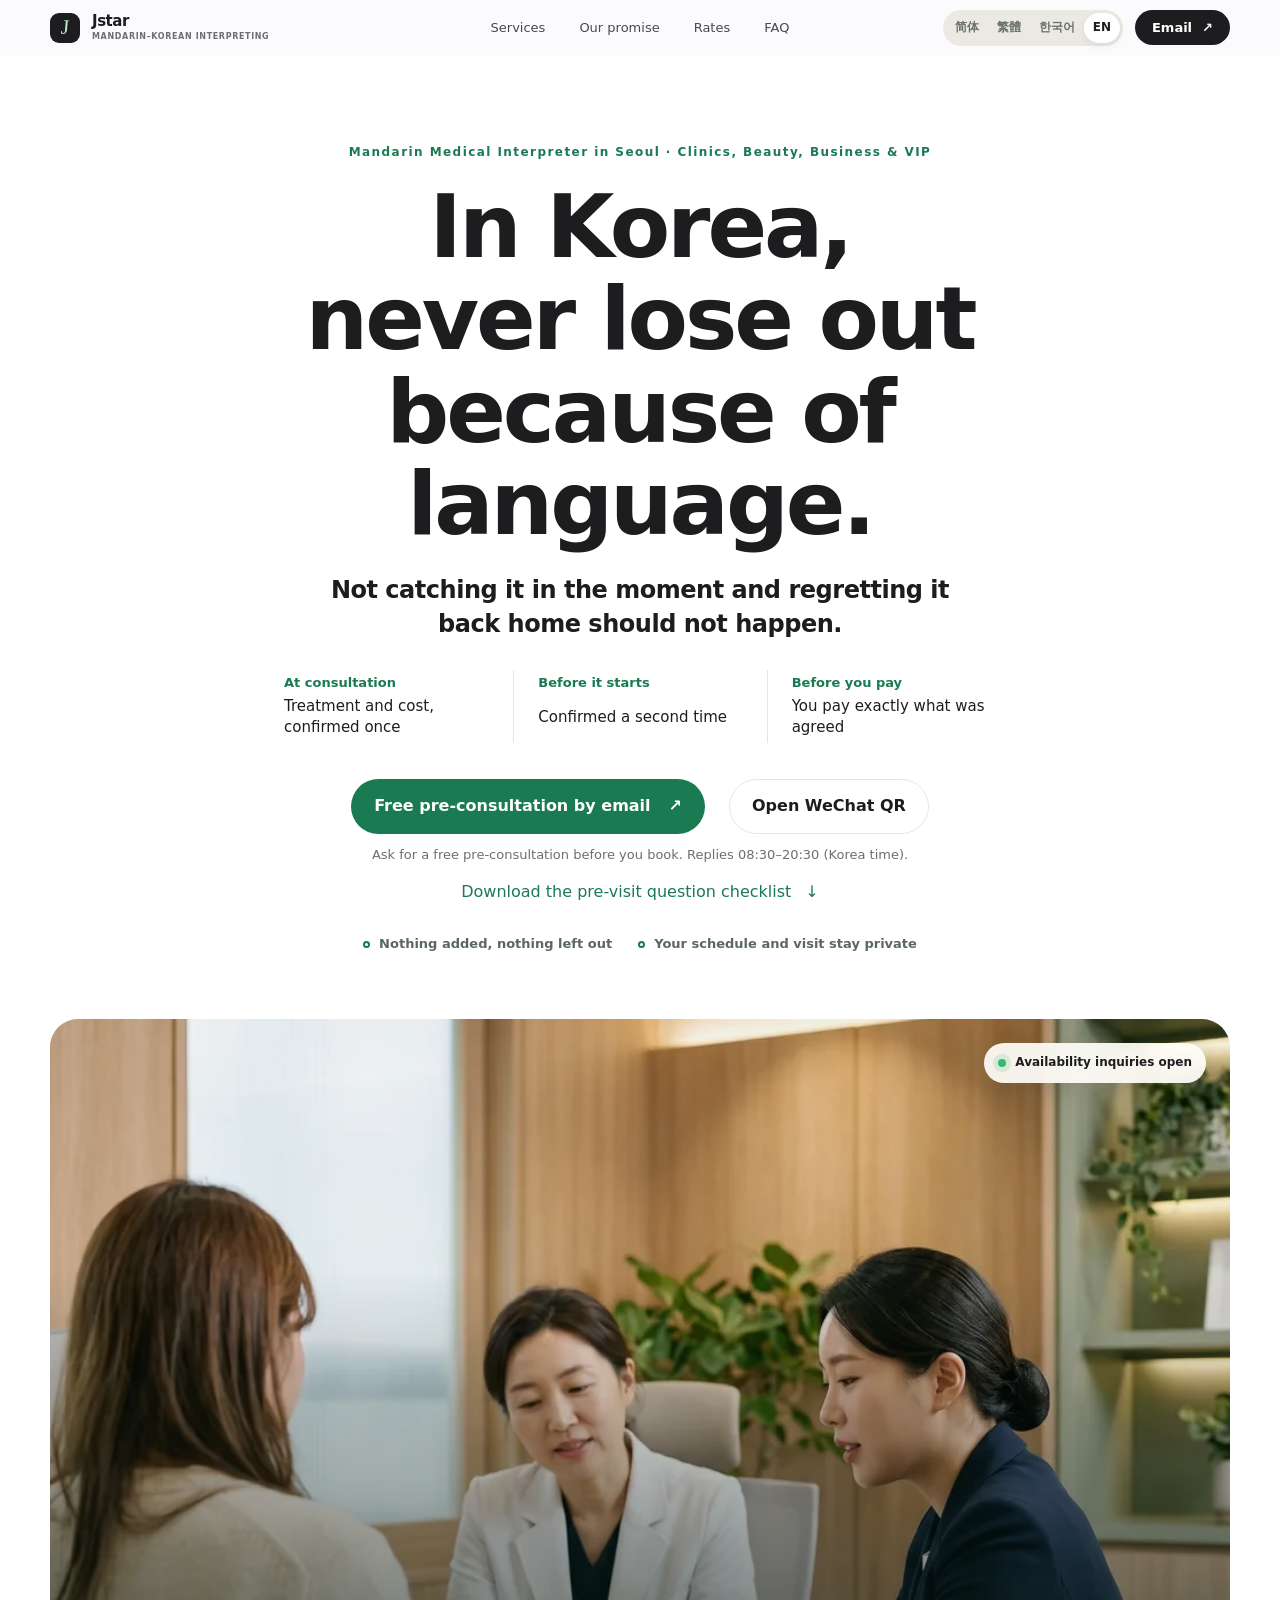
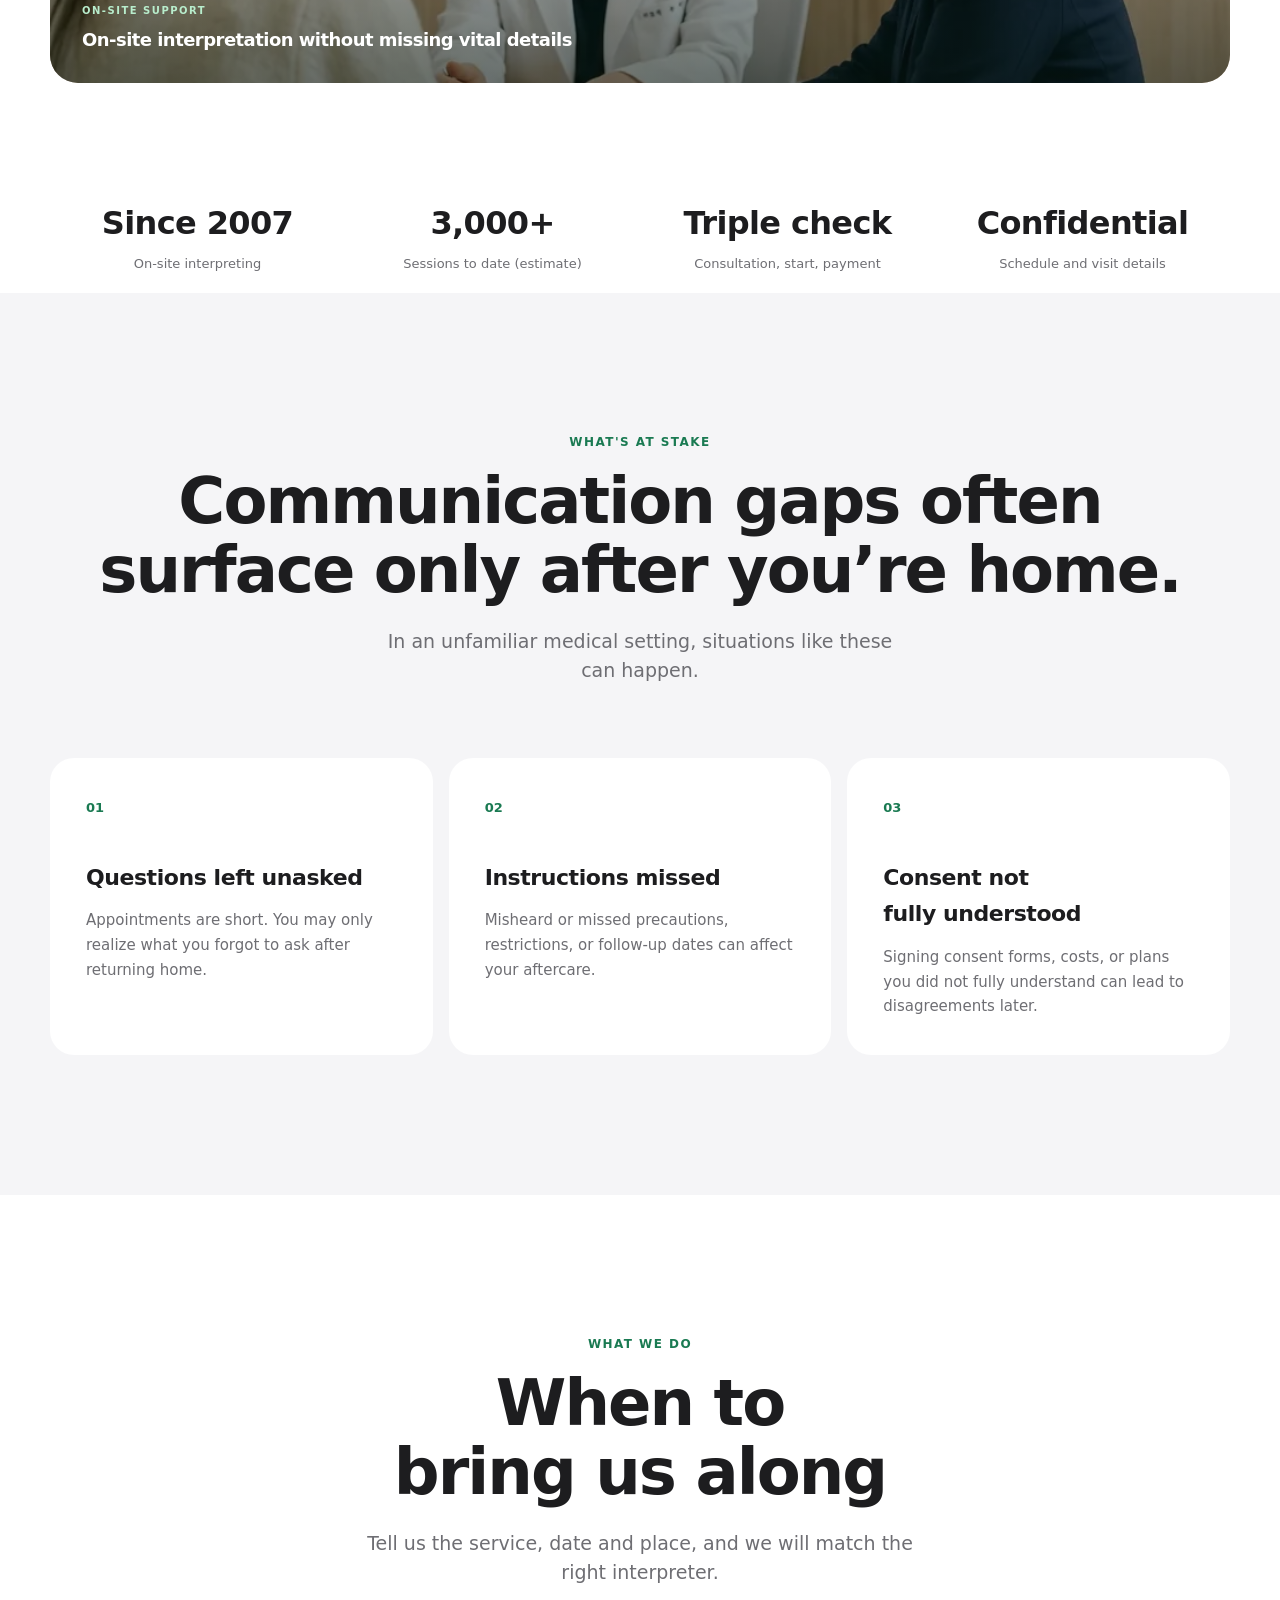
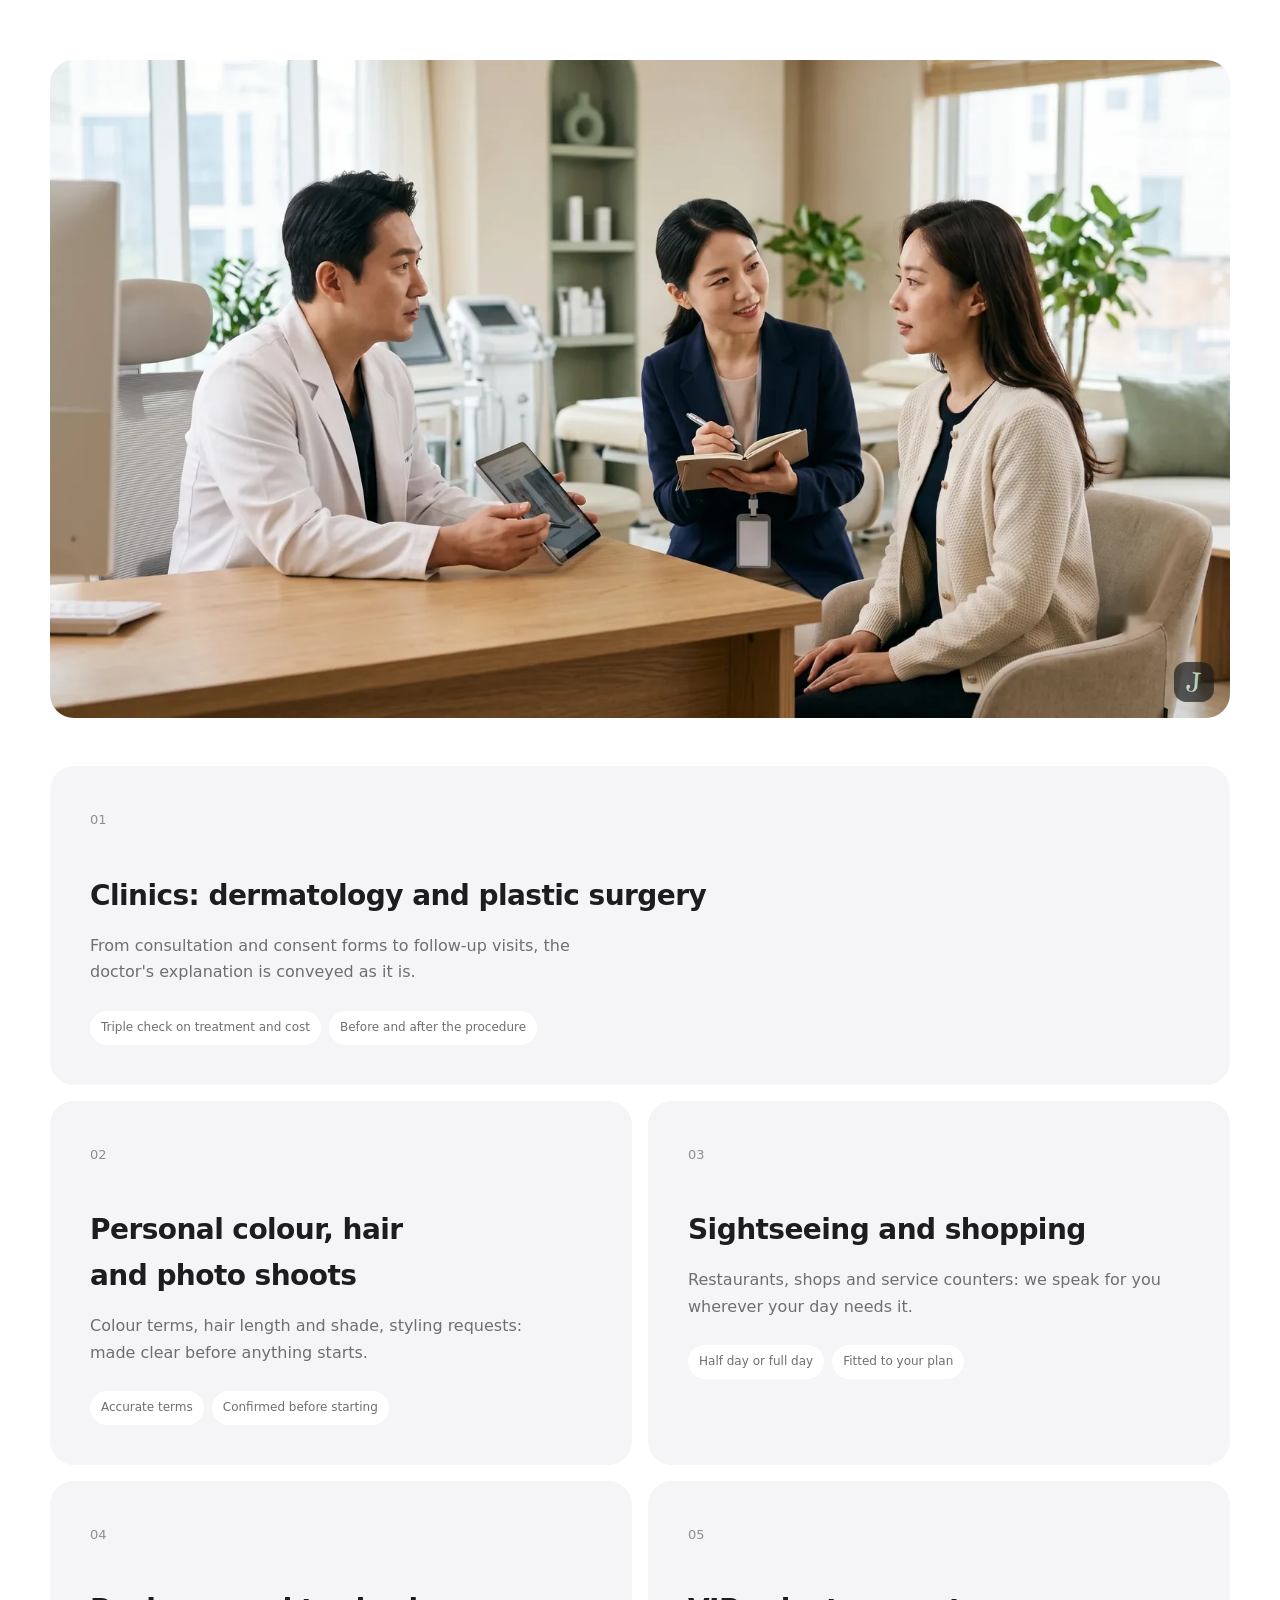
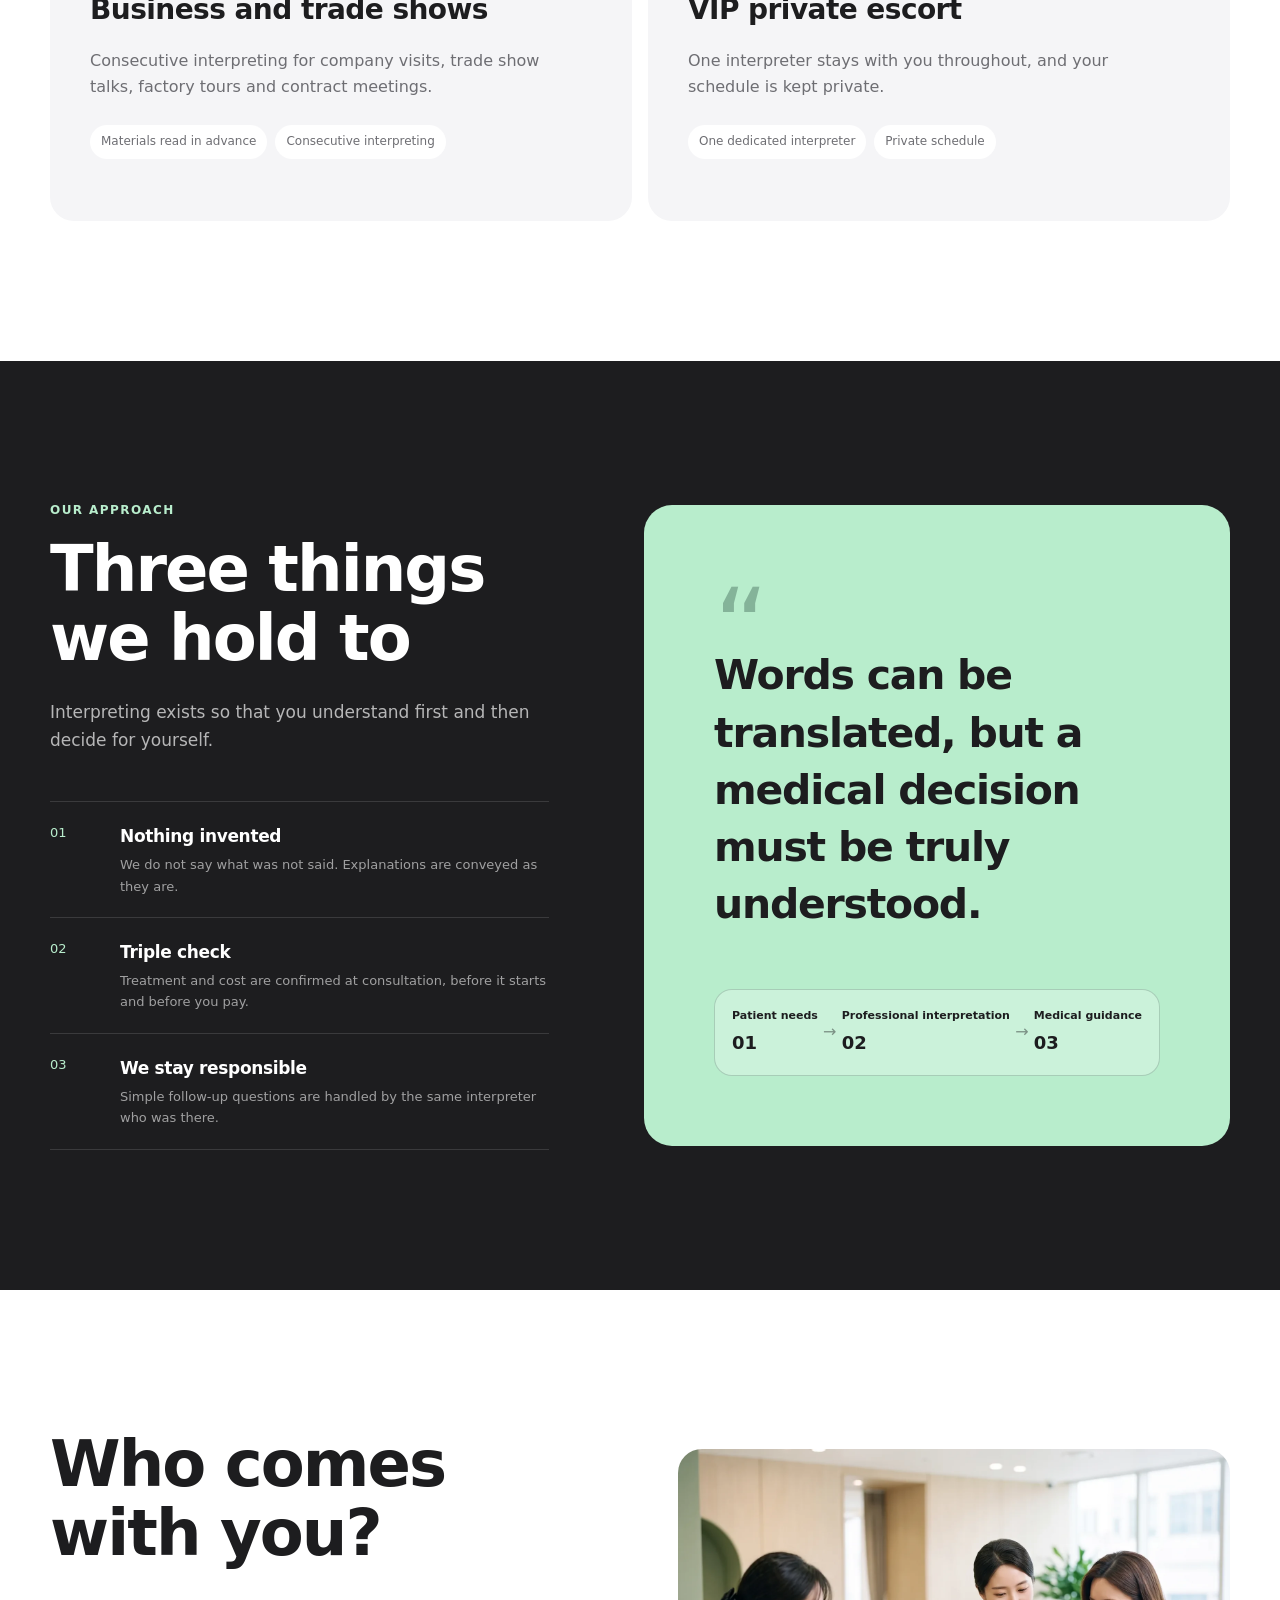
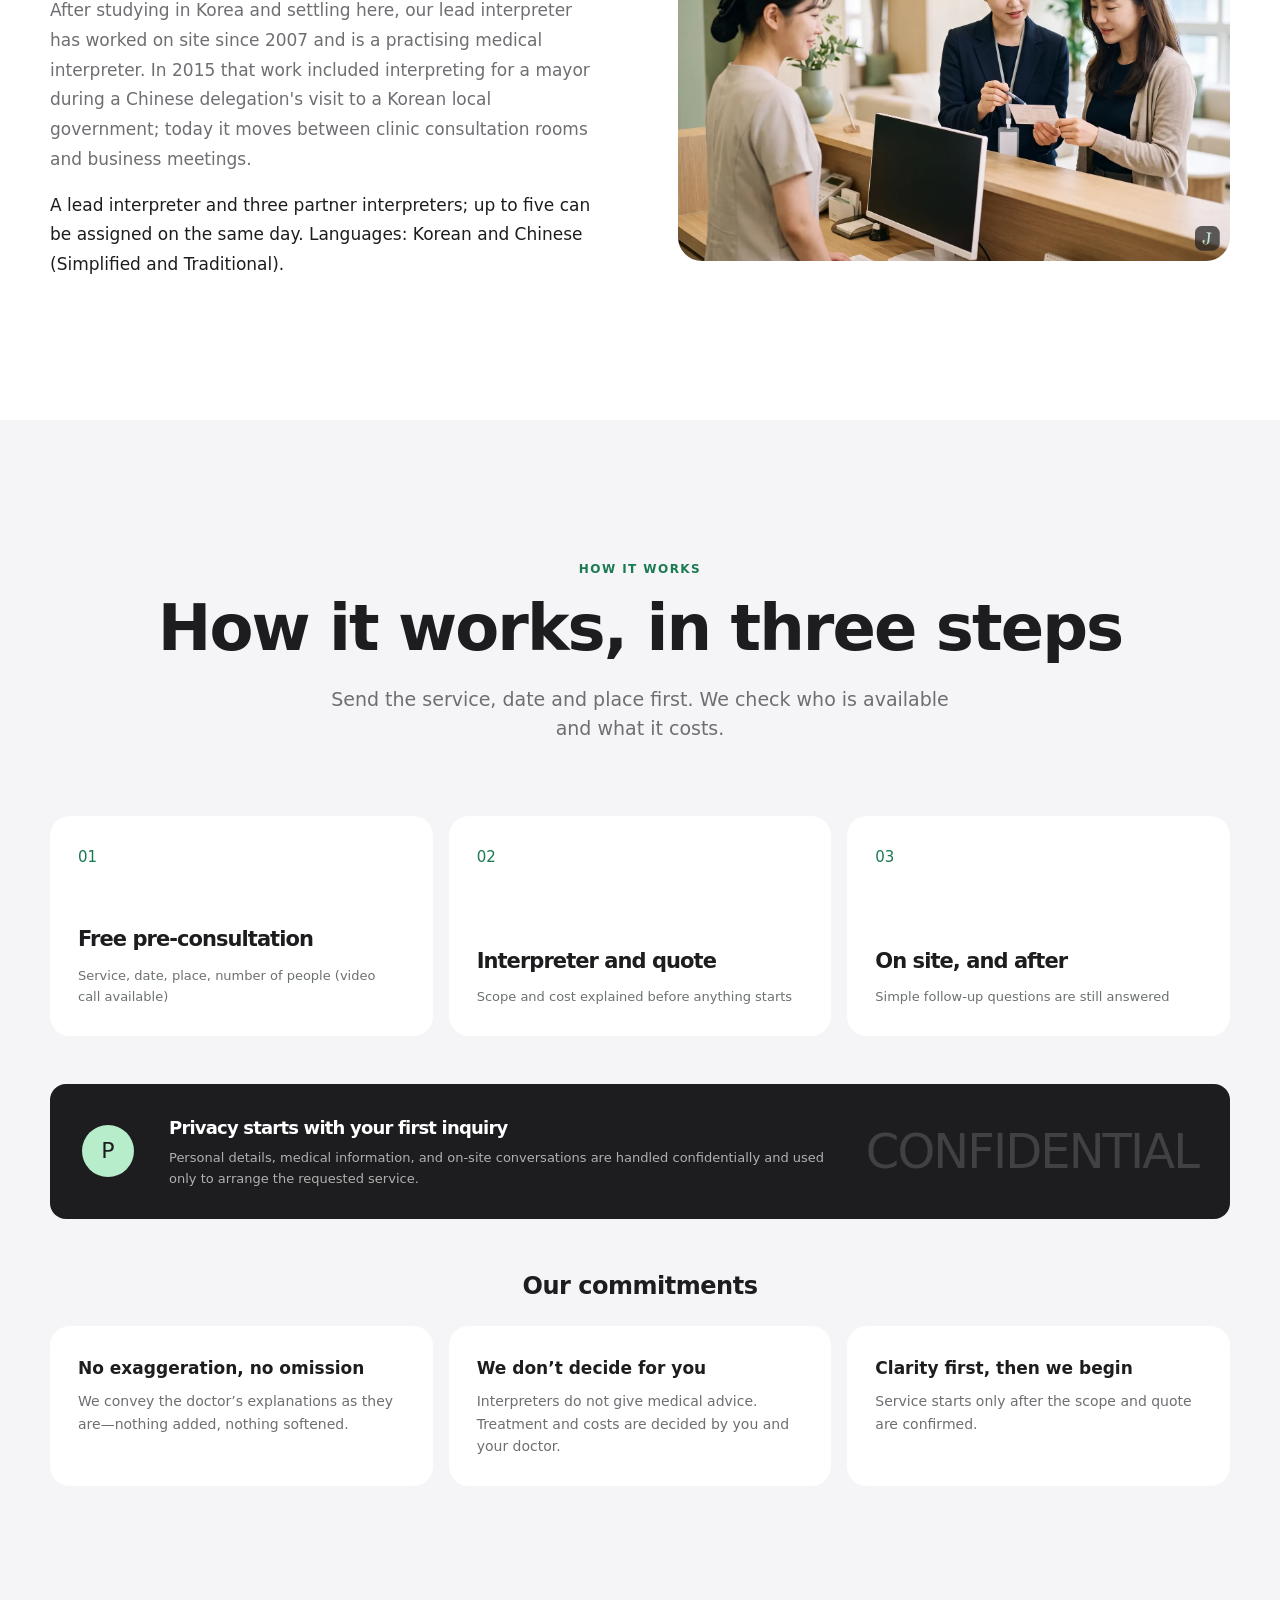
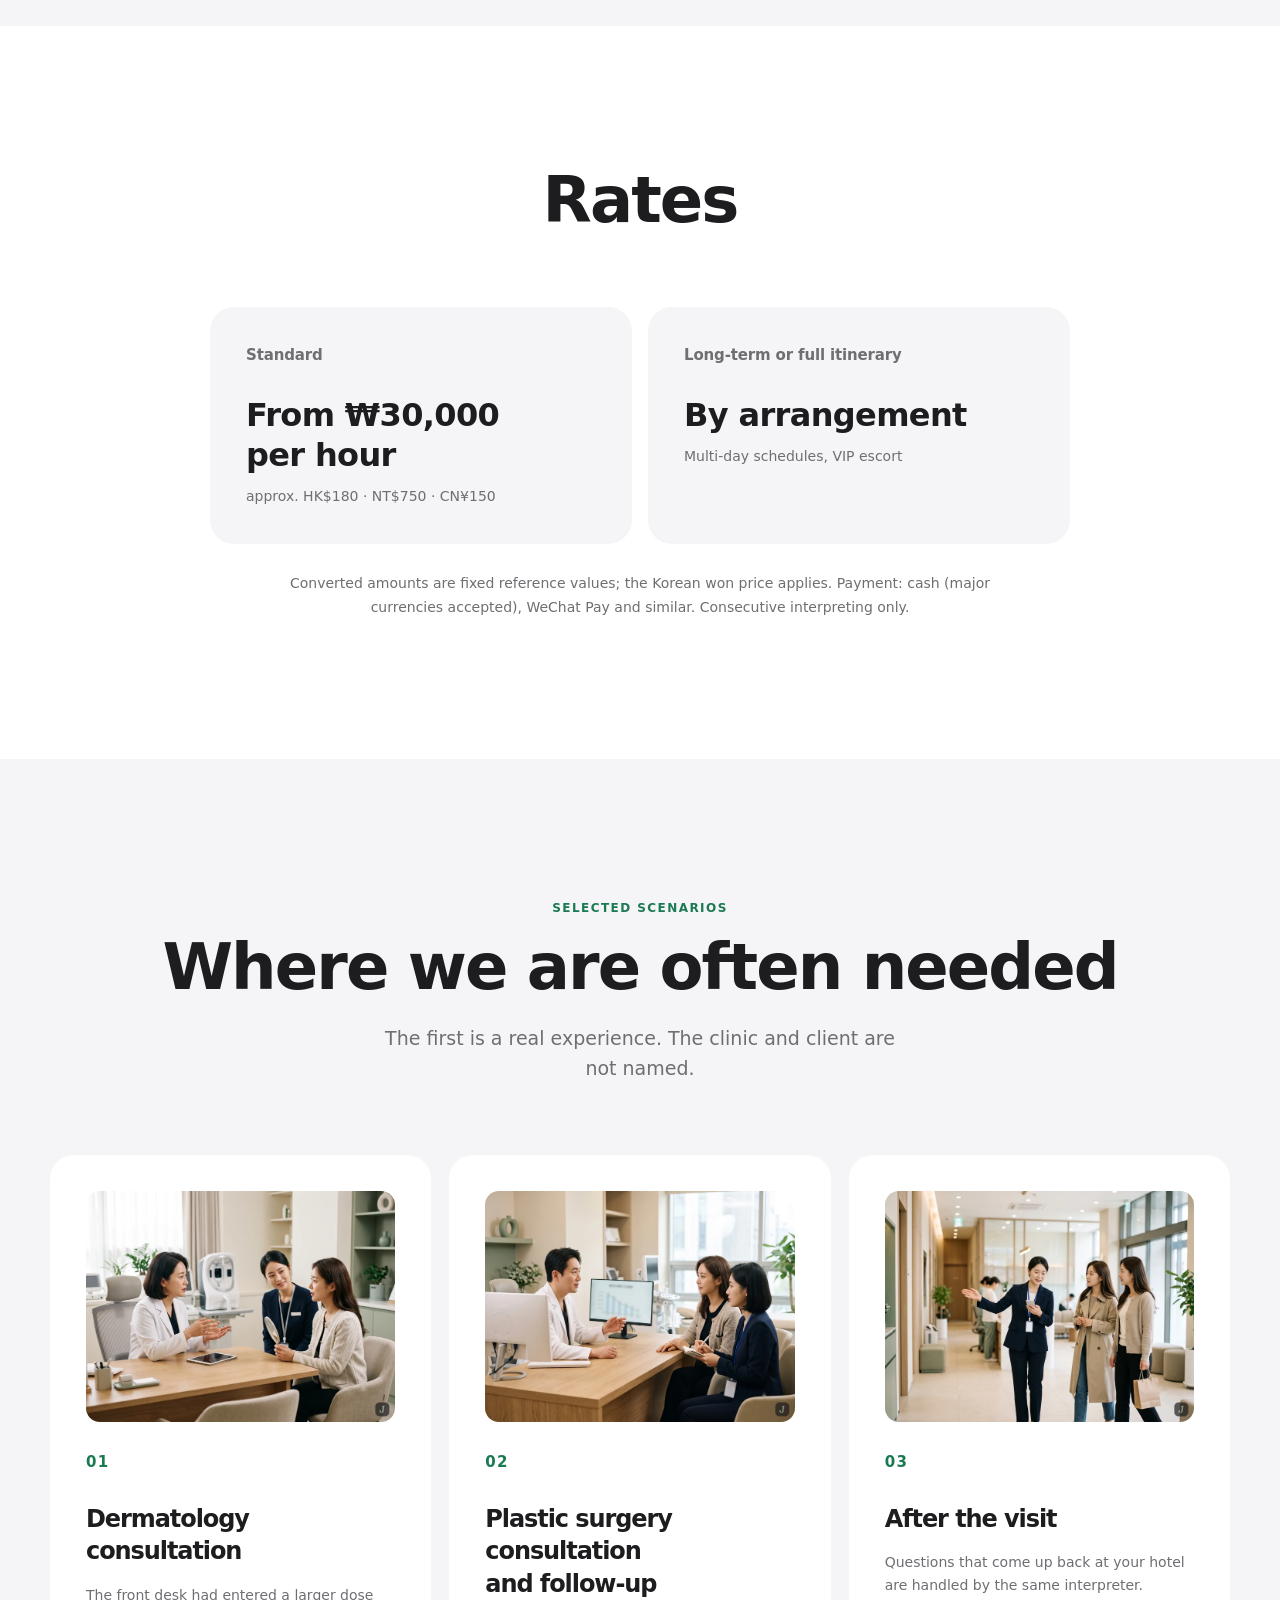
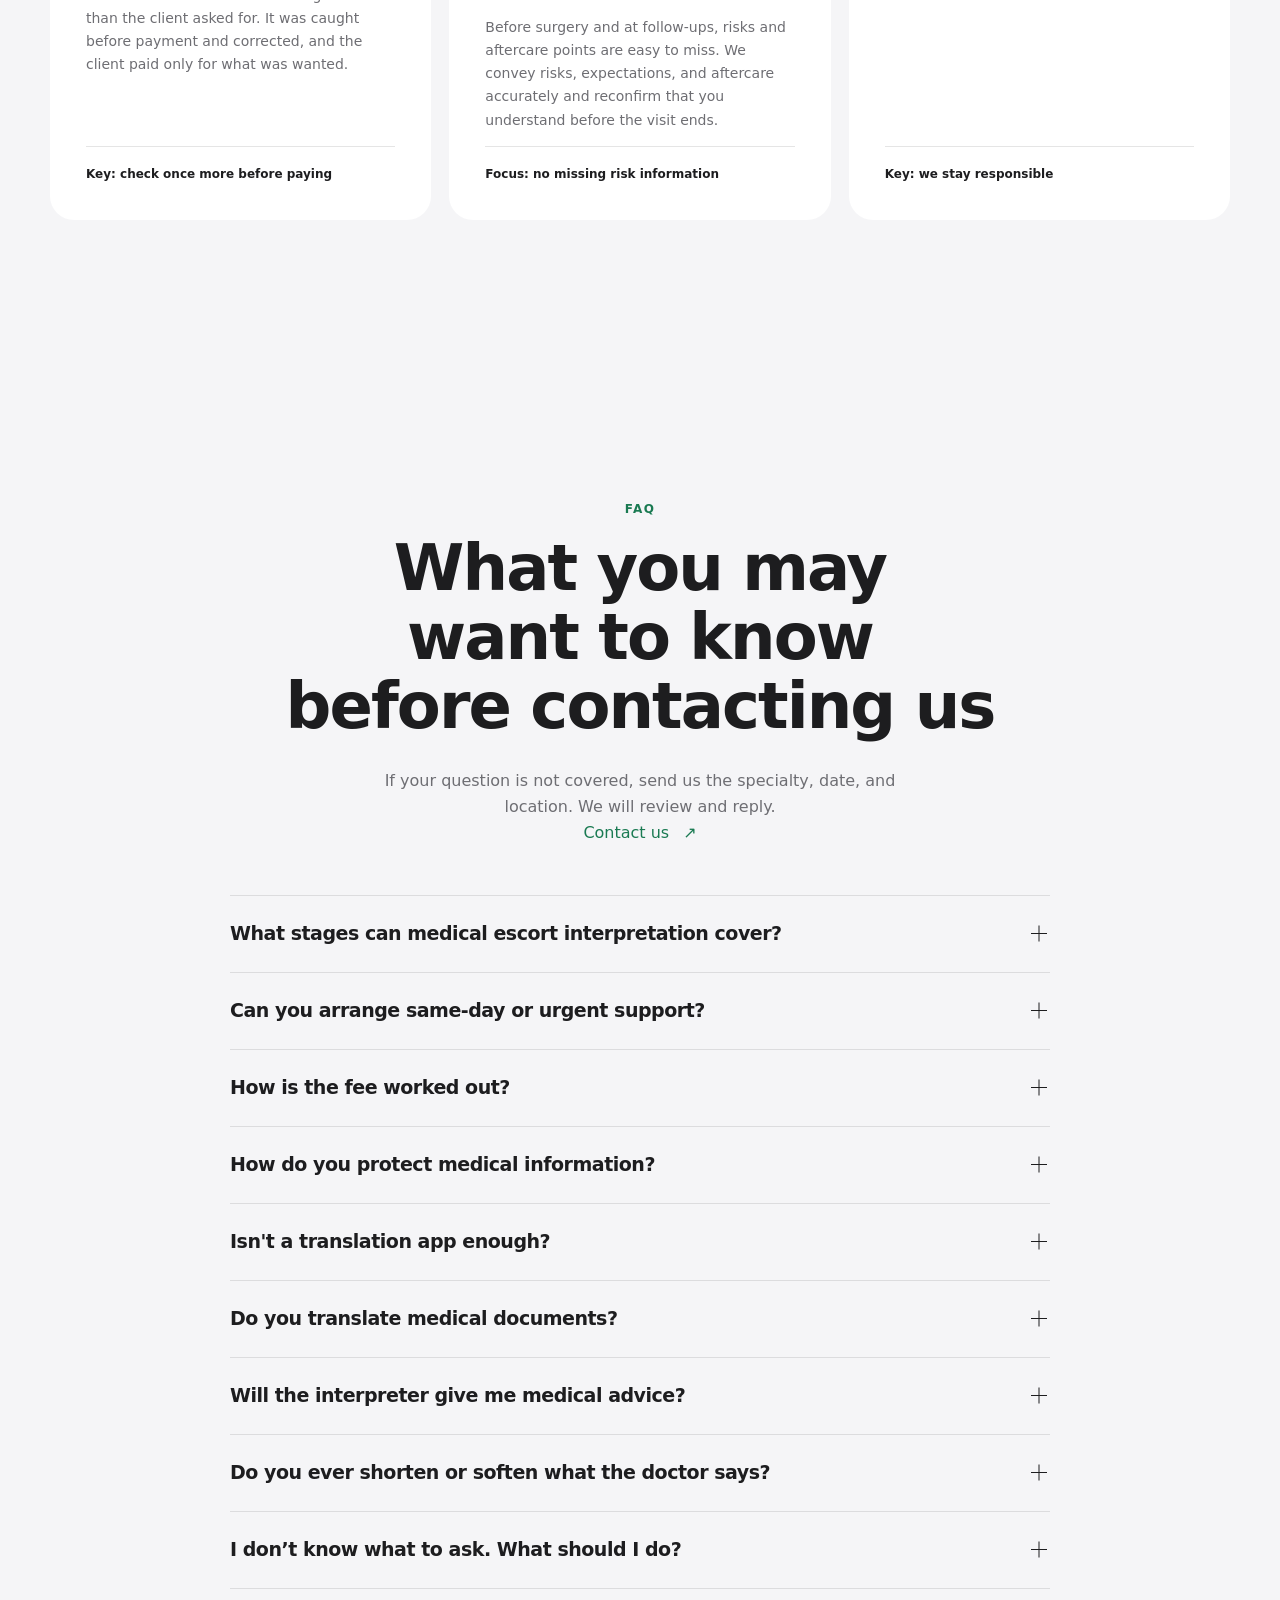
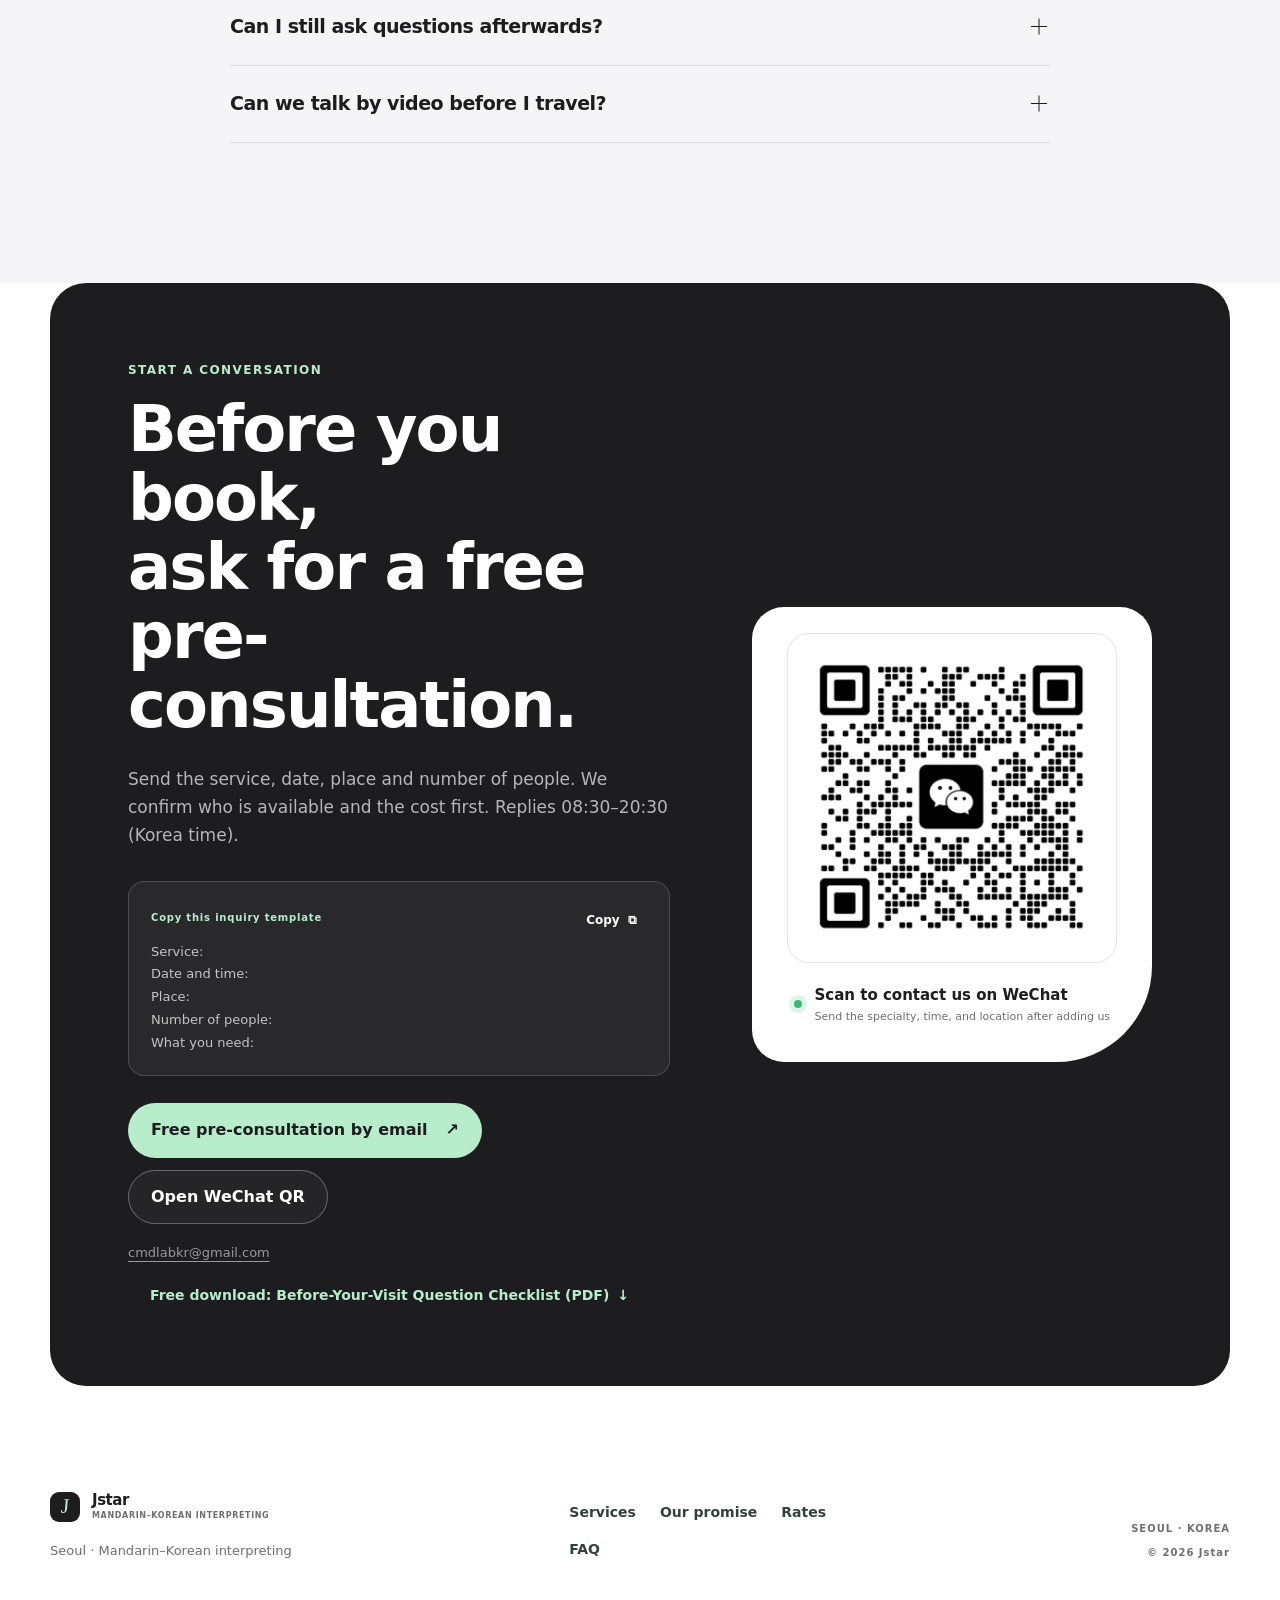
<file: en/index.html>
<!doctype html>
<html lang="en" data-base="../">
<head>
  <meta charset="utf-8" />
  <meta name="viewport" content="width=device-width, initial-scale=1" />
  <meta name="theme-color" content="#fbfbfd" />
  <link rel="icon" href="../assets/icons/favicon.ico" sizes="32x32" />
  <link rel="icon" href="../assets/icons/favicon.svg" type="image/svg+xml" />
  <link rel="apple-touch-icon" href="../assets/icons/apple-touch-icon.png" />
  <link rel="manifest" href="../assets/icons/site.webmanifest" />
  <title>Medical Interpreter in Seoul (Mandarin–Korean) | Clinics, Beauty, Business - Jstar</title>
  <meta name="description" content="Mandarin–Korean interpreter in Seoul for clinic visits, personal colour and beauty appointments, business meetings and VIP escort. On-site since 2007. Treatment and cost are checked three times: at consultation, before it starts and before you pay. From ₩30,000 per hour." />
  <link rel="canonical" href="https://coorocket.github.io/jstars/en/" />
  <link rel="alternate" hreflang="zh-CN" href="https://coorocket.github.io/jstars/" />
  <link rel="alternate" hreflang="zh-TW" href="https://coorocket.github.io/jstars/zh-tw/" />
  <link rel="alternate" hreflang="zh-HK" href="https://coorocket.github.io/jstars/zh-tw/" />
  <link rel="alternate" hreflang="ko" href="https://coorocket.github.io/jstars/ko/" />
  <link rel="alternate" hreflang="en" href="https://coorocket.github.io/jstars/en/" />
  <link rel="alternate" hreflang="x-default" href="https://coorocket.github.io/jstars/en/" />
  <link rel="alternate" hreflang="zh-Hans" href="https://coorocket.github.io/jstars/" />
  <link rel="alternate" hreflang="zh-Hant" href="https://coorocket.github.io/jstars/zh-tw/" />

  <meta property="og:type" content="website" />
  <meta property="og:site_name" content="Jstar" />
  <meta property="og:locale" content="en_US" />
  <meta property="og:title" content="Medical Interpreter in Seoul (Mandarin–Korean) | Clinics, Beauty, Business - Jstar" />
  <meta property="og:description" content="Mandarin–Korean interpreter in Seoul for clinic visits, personal colour and beauty appointments, business meetings and VIP escort. On-site since 2007. Treatment and cost are checked three times: at consultation, before it starts and before you pay. From ₩30,000 per hour." />
  <meta property="og:url" content="https://coorocket.github.io/jstars/en/" />
  <meta property="og:image" content="https://coorocket.github.io/jstars/assets/og/og-en.jpg" />
  <meta property="og:image:width" content="1200" />
  <meta property="og:image:height" content="630" />
  <meta property="og:image:alt" content="Mandarin–Korean interpreter in Seoul · Jstar" />

  <meta name="twitter:card" content="summary_large_image" />
  <meta name="twitter:title" content="Medical Interpreter in Seoul (Mandarin–Korean) | Clinics, Beauty, Business - Jstar" />
  <meta name="twitter:description" content="Mandarin–Korean interpreter in Seoul for clinic visits, personal colour and beauty appointments, business meetings and VIP escort. On-site since 2007. Treatment and cost are checked three times: at consultation, before it starts and before you pay. From ₩30,000 per hour." />
  <meta name="twitter:image" content="https://coorocket.github.io/jstars/assets/og/og-en.jpg" />

  <script type="application/ld+json">
    {
      "@context": "https://schema.org",
      "@type": [
        "ProfessionalService",
        "LocalBusiness"
      ],
      "name": "Jstar",
      "alternateName": [
        "제이스타",
        "Jstar Studio"
      ],
      "url": "https://coorocket.github.io/jstars/en/",
      "image": "https://coorocket.github.io/jstars/assets/translation.webp",
      "description": "Mandarin–Korean interpreter in Seoul for clinic visits, personal colour and beauty appointments, business meetings and VIP escort. On-site since 2007. Treatment and cost are checked three times: at consultation, before it starts and before you pay. From ₩30,000 per hour.",
      "inLanguage": "en",
      "email": "cmdlabkr@gmail.com",
      "areaServed": [
        "Seoul",
        "South Korea"
      ],
      "knowsLanguage": [
        "ko",
        "zh-Hans",
        "zh-Hant"
      ],
      "priceRange": "₩30,000~ / hour",
      "serviceType": [
        "Chinese–Korean consecutive interpretation",
        "Medical interpretation",
        "Beauty and personal colour interpretation",
        "Business meeting interpretation",
        "VIP escort interpretation",
        "Document translation"
      ]
    }
  </script>
  <script type="application/ld+json">
    {
      "@context": "https://schema.org",
      "@type": "FAQPage",
      "inLanguage": "en",
      "mainEntity": [
        {
          "@type": "Question",
          "name": "What stages can medical escort interpretation cover?",
          "acceptedAnswer": {
            "@type": "Answer",
            "text": "Support can include initial appointments, examination explanations, treatment or surgery consultations, pre-procedure communication, follow-ups, and aftercare guidance, depending on your needs."
          }
        },
        {
          "@type": "Question",
          "name": "Can you arrange same-day or urgent support?",
          "acceptedAnswer": {
            "@type": "Answer",
            "text": "Send the time, location, and specialty first. We will prioritize checking available interpreters, although same-day arrangements depend on current availability."
          }
        },
        {
          "@type": "Question",
          "name": "How is the fee worked out?",
          "acceptedAnswer": {
            "@type": "Answer",
            "text": "From ₩30,000 per hour, quoted by time, place, difficulty and preparation. Long-term or full-itinerary work is arranged separately. Nothing starts until you confirm."
          }
        },
        {
          "@type": "Question",
          "name": "How do you protect medical information?",
          "acceptedAnswer": {
            "@type": "Answer",
            "text": "Interpreters follow strict confidentiality principles. Personal and medical information is used only for service coordination and on-site communication."
          }
        },
        {
          "@type": "Question",
          "name": "Isn't a translation app enough?",
          "acceptedAnswer": {
            "@type": "Answer",
            "text": "For directions and ordering food, yes. For treatment, dose, cost and consent, where a mistake costs you, someone needs to confirm on the spot that both sides mean the same thing."
          }
        },
        {
          "@type": "Question",
          "name": "Do you translate medical documents?",
          "acceptedAnswer": {
            "@type": "Answer",
            "text": "Yes. We translate medical certificates, test results, consent forms, and aftercare guides between Chinese and Korean. Send the document type and page count to confirm the scope."
          }
        },
        {
          "@type": "Question",
          "name": "Will the interpreter give me medical advice?",
          "acceptedAnswer": {
            "@type": "Answer",
            "text": "No. Interpreters only convey information accurately. They do not give medical advice or decide for you or your doctor. Treatment and costs are decided by you and your doctor."
          }
        },
        {
          "@type": "Question",
          "name": "Do you ever shorten or soften what the doctor says?",
          "acceptedAnswer": {
            "@type": "Answer",
            "text": "No. We follow a no-exaggeration, no-omission principle and keep the professional limits of the doctor’s explanation."
          }
        },
        {
          "@type": "Question",
          "name": "I don’t know what to ask. What should I do?",
          "acceptedAnswer": {
            "@type": "Answer",
            "text": "Tell us the purpose of your visit and your concerns first. We will help you organize a list of questions to confirm with the doctor."
          }
        },
        {
          "@type": "Question",
          "name": "Can I still ask questions afterwards?",
          "acceptedAnswer": {
            "@type": "Answer",
            "text": "Yes. Simple follow-up questions are handled by the same interpreter."
          }
        },
        {
          "@type": "Question",
          "name": "Can we talk by video before I travel?",
          "acceptedAnswer": {
            "@type": "Answer",
            "text": "Yes. A free pre-consultation by video call is available before you come to Korea."
          }
        }
      ]
    }
  </script>
  <link rel="preload" href="../assets/translation.webp" as="image" type="image/webp" fetchpriority="high" />
  <link rel="stylesheet" href="../styles.css?v=20261123-1" />
</head>
<body>
  <a class="skip-link" href="#main" data-i18n="a11y.skip">Skip to main content</a>

  <header class="site-header" id="siteHeader">
    <div class="nav-shell container">
      <a class="brand" href="#hero" data-i18n-aria="brand.name" aria-label="Jstar">
        <span class="brand-mark" aria-hidden="true"><span>J</span></span>
        <span class="brand-copy"><strong data-i18n="brand.name">Jstar</strong><small data-i18n="brand.tagline">MANDARIN–KOREAN INTERPRETING</small></span>
      </a>

      <button class="menu-toggle" id="menuToggle" type="button" aria-expanded="false" aria-controls="primaryNav" data-i18n-aria="a11y.openMenu" aria-label="Open menu">
        <span></span><span></span>
      </button>

      <nav class="primary-nav" id="primaryNav" aria-label="Primary">
        <a href="#services" data-i18n="nav.services">Services</a>
        <a href="#approach" data-i18n="nav.approach">Our promise</a>
        <a href="#rates" data-i18n="nav.rates">Rates</a>
        <a href="#faq" data-i18n="nav.faq">FAQ</a>
        <div class="mobile-language" role="group" aria-label="Language">
          <a class="lang-button" href="../" hreflang="zh-CN" lang="zh-CN" data-lang="zh-CN">简体</a>
          <a class="lang-button" href="../zh-tw/" hreflang="zh-TW" lang="zh-TW" data-lang="zh-TW">繁體</a>
          <a class="lang-button" href="../ko/" hreflang="ko" lang="ko" data-lang="ko">한국어</a>
          <a class="lang-button is-active" href="../en/" hreflang="en" lang="en" data-lang="en" aria-current="true">English</a>
        </div>
      </nav>

      <div class="nav-actions">
        <div class="language-switch" role="group" aria-label="Language">
          <a class="lang-button" href="../" hreflang="zh-CN" lang="zh-CN" data-lang="zh-CN">简体</a>
          <a class="lang-button" href="../zh-tw/" hreflang="zh-TW" lang="zh-TW" data-lang="zh-TW">繁體</a>
          <a class="lang-button" href="../ko/" hreflang="ko" lang="ko" data-lang="ko">한국어</a>
          <a class="lang-button is-active" href="../en/" hreflang="en" lang="en" data-lang="en" aria-current="true">EN</a>
        </div>
        <a class="button button--dark button--small" href="mailto:cmdlabkr@gmail.com?subject=Medical%20Interpretation%20Inquiry" data-track="header_cta"><span data-i18n="mobile.email">Email</span><span aria-hidden="true">↗</span></a>
      </div>
    </div>
  </header>

  <main id="main">
    <section class="hero" id="hero" aria-labelledby="hero-title">
      <div class="hero-backdrop" aria-hidden="true"></div>
      <div class="container hero-grid">
        <div class="hero-copy reveal">
          <h1 class="eyebrow"><span></span><span data-i18n="hero.eyebrow">Mandarin Medical Interpreter in Seoul · Clinics, Beauty, Business &amp; VIP</span></h1>
          <p class="hero-title" id="hero-title" data-i18n-html="hero.title">In Korea, never lose out<br>because of language.</p>
          <p class="hero-lead" data-i18n="hero.lead">Not catching it in the moment and regretting it back home should not happen.</p>
          <ul class="hero-steps">
            <li><b data-i18n="hero.step1.label">At consultation</b><span data-i18n="hero.step1.text">Treatment and cost, confirmed once</span></li>
            <li><b data-i18n="hero.step2.label">Before it starts</b><span data-i18n="hero.step2.text">Confirmed a second time</span></li>
            <li><b data-i18n="hero.step3.label">Before you pay</b><span data-i18n="hero.step3.text">You pay exactly what was agreed</span></li>
          </ul>
          <div class="hero-actions">
            <a class="button button--primary" href="mailto:cmdlabkr@gmail.com?subject=Medical%20Interpretation%20Inquiry" data-track="hero_cta"><span data-i18n="hero.primary">Free pre-consultation by email</span><span aria-hidden="true">↗</span></a>
            <button class="button button--ghost" type="button" data-open-wechat data-track="hero_sub"><span data-i18n="contact.wechat">Open WeChat QR</span></button>
          </div>
          <p class="contact-note" data-i18n="hero.note">Ask for a free pre-consultation before you book. Replies 08:30–20:30 (Korea time).</p>
          <div class="hero-actions hero-actions--secondary">
            <a class="text-link" href="../assets/checklist-en.pdf" download data-i18n-href="hero.secondaryHref" data-track="checklist_download"><span data-i18n="hero.secondary">Download the pre-visit question checklist</span><span aria-hidden="true">↓</span></a>
          </div>
          <div class="hero-reassurance" aria-label="Key benefits">
            <span><i></i><span data-i18n="hero.point1">Nothing added, nothing left out</span></span>
            <span><i></i><span data-i18n="hero.point2">Your schedule and visit stay private</span></span>
          </div>
        </div>

        <div class="hero-visual reveal reveal--delay">
          <div class="hero-image-frame">
            <img src="../assets/translation.webp" alt="A Chinese medical interpreter supporting communication between a doctor and patient" data-i18n-alt="hero.imageAlt" width="1024" height="1024" fetchpriority="high" />
            <div class="image-label image-label--top"><span class="signal" aria-hidden="true"></span><span data-i18n="hero.availability">Availability inquiries open</span></div>
            <div class="image-label image-label--bottom"><small data-i18n="hero.imageKicker">ON-SITE SUPPORT</small><strong data-i18n="hero.imageTitle">On-site interpretation without missing vital details</strong></div>
          </div>
          <div class="hero-stamp" aria-hidden="true"><span>JSTAR</span><b>中文 · 한국어</b><span>SEOUL</span></div>
        </div>
      </div>

      <div class="container trust-row" aria-label="Service highlights">
        <div><strong data-i18n="trust.c1.big">Since 2007</strong><span data-i18n="trust.c1.small">On-site interpreting</span></div>
        <div><strong data-i18n="trust.c2.big">3,000+</strong><span data-i18n="trust.c2.small">Sessions to date (estimate)</span></div>
        <div><strong data-i18n="trust.c3.big">Triple check</strong><span data-i18n="trust.c3.small">Consultation, start, payment</span></div>
        <div><strong data-i18n="trust.c4.big">Confidential</strong><span data-i18n="trust.c4.small">Schedule and visit details</span></div>
      </div>
    </section>

    <section class="section section--stakes" id="stakes" aria-labelledby="stakes-title">
      <div class="container">
        <div class="section-heading reveal">
          <div><p class="section-kicker" data-i18n="stakes.kicker">WHAT'S AT STAKE</p><h2 id="stakes-title" data-i18n-html="stakes.title">Communication gaps often<br>surface only after you’re home.</h2></div>
          <p data-i18n="stakes.lead">In an unfamiliar medical setting, situations like these can happen.</p>
        </div>
        <div class="stakes-grid">
          <article class="stakes-card reveal"><span>01</span><h3 data-i18n="stakes.item1.title">Questions left unasked</h3><p data-i18n="stakes.item1.body">Appointments are short. You may only realize what you forgot to ask after returning home.</p></article>
          <article class="stakes-card reveal"><span>02</span><h3 data-i18n="stakes.item2.title">Instructions missed</h3><p data-i18n="stakes.item2.body">Misheard or missed precautions, restrictions, or follow-up dates can affect your aftercare.</p></article>
          <article class="stakes-card reveal"><span>03</span><h3 data-i18n="stakes.item3.title">Consent not fully understood</h3><p data-i18n="stakes.item3.body">Signing consent forms, costs, or plans you did not fully understand can lead to disagreements later.</p></article>
        </div>
      </div>
    </section>

    <section class="section section--light" id="services" aria-labelledby="services-title">
      <div class="container">
        <div class="section-heading reveal">
          <div><p class="section-kicker" data-i18n="services.kicker">WHAT WE DO</p><h2 id="services-title" data-i18n-html="services.title">When to<br>bring us along</h2></div>
          <p data-i18n="services.lead">Tell us the service, date and place, and we will match the right interpreter.</p>
        </div>

        <figure class="section-photo reveal"><img class="section-photo__img" src="../assets/img/service-consultation.webp" width="1600" height="893" alt="Medical interpreter translating a dermatologist's explanation into Mandarin at a Gangnam clinic" data-i18n-alt="services.imageAlt" loading="lazy" decoding="async" /></figure>

        <div class="service-grid service-grid--five">
          <article class="service-card reveal">
            <span class="card-number">01</span>
            <h3 data-i18n="services.item1.title">Clinics: dermatology and plastic surgery</h3><p data-i18n="services.item1.body">From consultation and consent forms to follow-up visits, the doctor's explanation is conveyed as it is.</p>
            <ul><li data-i18n="services.item1.tag1">Triple check on treatment and cost</li><li data-i18n="services.item1.tag2">Before and after the procedure</li></ul>
          </article>
          <article class="service-card reveal">
            <span class="card-number">02</span>
            <h3 data-i18n="services.item2.title">Personal colour, hair and photo shoots</h3><p data-i18n="services.item2.body">Colour terms, hair length and shade, styling requests: made clear before anything starts.</p>
            <ul><li data-i18n="services.item2.tag1">Accurate terms</li><li data-i18n="services.item2.tag2">Confirmed before starting</li></ul>
          </article>
          <article class="service-card reveal">
            <span class="card-number">03</span>
            <h3 data-i18n="services.item3.title">Sightseeing and shopping</h3><p data-i18n="services.item3.body">Restaurants, shops and service counters: we speak for you wherever your day needs it.</p>
            <ul><li data-i18n="services.item3.tag1">Half day or full day</li><li data-i18n="services.item3.tag2">Fitted to your plan</li></ul>
          </article>
          <article class="service-card reveal">
            <span class="card-number">04</span>
            <h3 data-i18n="services.item4.title">Business and trade shows</h3><p data-i18n="services.item4.body">Consecutive interpreting for company visits, trade show talks, factory tours and contract meetings.</p>
            <ul><li data-i18n="services.item4.tag1">Materials read in advance</li><li data-i18n="services.item4.tag2">Consecutive interpreting</li></ul>
          </article>
          <article class="service-card reveal">
            <span class="card-number">05</span>
            <h3 data-i18n="services.item5.title">VIP private escort</h3><p data-i18n="services.item5.body">One interpreter stays with you throughout, and your schedule is kept private.</p>
            <ul><li data-i18n="services.item5.tag1">One dedicated interpreter</li><li data-i18n="services.item5.tag2">Private schedule</li></ul>
          </article>
        </div>
      </div>
    </section>

    <section class="section section--ink" id="approach" aria-labelledby="approach-title">
      <div class="container approach-grid">
        <div class="approach-copy reveal">
          <p class="section-kicker section-kicker--mint" data-i18n="approach.kicker">OUR APPROACH</p>
          <h2 id="approach-title" data-i18n-html="approach.title">Three things<br>we hold to</h2>
          <p class="approach-lead" data-i18n="approach.lead">Interpreting exists so that you understand first and then decide for yourself.</p>
          <div class="approach-points">
            <article><span>01</span><div><h3 data-i18n="approach.point1.title">Nothing invented</h3><p data-i18n="approach.point1.body">We do not say what was not said. Explanations are conveyed as they are.</p></div></article>
            <article><span>02</span><div><h3 data-i18n="approach.point2.title">Triple check</h3><p data-i18n="approach.point2.body">Treatment and cost are confirmed at consultation, before it starts and before you pay.</p></div></article>
            <article><span>03</span><div><h3 data-i18n="approach.point3.title">We stay responsible</h3><p data-i18n="approach.point3.body">Simple follow-up questions are handled by the same interpreter who was there.</p></div></article>
          </div>
        </div>
        <div class="approach-visual reveal reveal--delay">
          <div class="quote-mark" aria-hidden="true">“</div>
          <blockquote data-i18n="approach.quote">Words can be translated, but a medical decision must be truly understood.</blockquote>
          <div class="flow-card">
            <div><span data-i18n="approach.flow.patient">Patient needs</span><b>01</b></div><i aria-hidden="true">→</i>
            <div><span data-i18n="approach.flow.interpreter">Professional interpretation</span><b>02</b></div><i aria-hidden="true">→</i>
            <div><span data-i18n="approach.flow.clinic">Medical guidance</span><b>03</b></div>
          </div>
        </div>
      </div>
    </section>

    <section class="section section--light" id="interpreter" aria-labelledby="interpreter-title">
      <div class="container interpreter-grid">
        <div class="interpreter-copy reveal">
          <h2 id="interpreter-title" data-i18n="interpreter.title">Who comes with you?</h2>
          <p data-i18n="interpreter.body">After studying in Korea and settling here, our lead interpreter has worked on site since 2007 and is a practising medical interpreter. In 2015 that work included interpreting for a mayor during a Chinese delegation's visit to a Korean local government; today it moves between clinic consultation rooms and business meetings.</p>
          <p data-i18n="interpreter.body2">A lead interpreter and three partner interpreters; up to five can be assigned on the same day. Languages: Korean and Chinese (Simplified and Traditional).</p>
        </div>
        <figure class="interpreter-photo reveal reveal--delay"><img src="../assets/img/for-patients-reception.webp" width="1600" height="1195" alt="Interpreter explaining the appointment schedule to a visitor at the clinic reception" data-i18n-alt="interpreter.imageAlt" loading="lazy" decoding="async" /></figure>
      </div>
    </section>

    <section class="section section--sand" id="process" aria-labelledby="process-title">
      <div class="container">
        <div class="section-heading reveal">
          <div><p class="section-kicker" data-i18n="process.kicker">HOW IT WORKS</p><h2 id="process-title" data-i18n="process.title">How it works, in three steps</h2></div>
          <p data-i18n="process.lead">Send the service, date and place first. We check who is available and what it costs.</p>
        </div>
        <ol class="process-list process-list--three">
          <li class="reveal"><span>01</span><div><h3 data-i18n="process.step1.title">Free pre-consultation</h3><p data-i18n="process.step1.body">Service, date, place, number of people (video call available)</p></div></li>
          <li class="reveal"><span>02</span><div><h3 data-i18n="process.step2.title">Interpreter and quote</h3><p data-i18n="process.step2.body">Scope and cost explained before anything starts</p></div></li>
          <li class="reveal"><span>03</span><div><h3 data-i18n="process.step3.title">On site, and after</h3><p data-i18n="process.step3.body">Simple follow-up questions are still answered</p></div></li>
        </ol>
        <div class="privacy-note reveal">
          <span class="privacy-icon" aria-hidden="true">P</span>
          <div><h3 data-i18n="process.privacy.title">Privacy starts with your first inquiry</h3><p data-i18n="process.privacy.body">Personal details, medical information, and on-site conversations are handled confidentially and used only to arrange the requested service.</p></div>
          <span class="privacy-word">CONFIDENTIAL</span>
        </div>
        <div class="promise reveal">
          <h3 class="promise-title" data-i18n="process.promise.title">Our commitments</h3>
          <div class="promise-grid">
            <div><h4 data-i18n="process.promise.p1.title">No exaggeration, no omission</h4><p data-i18n="process.promise.p1.body">We convey the doctor’s explanations as they are—nothing added, nothing softened.</p></div>
            <div><h4 data-i18n="process.promise.p2.title">We don’t decide for you</h4><p data-i18n="process.promise.p2.body">Interpreters do not give medical advice. Treatment and costs are decided by you and your doctor.</p></div>
            <div><h4 data-i18n="process.promise.p3.title">Clarity first, then we begin</h4><p data-i18n="process.promise.p3.body">Service starts only after the scope and quote are confirmed.</p></div>
          </div>
        </div>
      </div>
    </section>

    <section class="section section--light" id="rates" aria-labelledby="rates-title">
      <div class="container">
        <div class="section-heading reveal">
          <div><h2 id="rates-title" data-i18n="rates.title">Rates</h2></div>
        </div>
        <div class="rate-grid rate-grid--two">
          <article class="rate-card reveal"><h3 data-i18n="rates.r1.name">Standard</h3><p class="rate-price" data-i18n="rates.r1.price">From ₩30,000 per hour</p><p class="rate-note" data-i18n="rates.r1.note">approx. HK$180 · NT$750 · CN¥150</p></article>
          <article class="rate-card reveal"><h3 data-i18n="rates.r2.name">Long-term or full itinerary</h3><p class="rate-price" data-i18n="rates.r2.price">By arrangement</p><p class="rate-note" data-i18n="rates.r2.note">Multi-day schedules, VIP escort</p></article>
        </div>
        <p class="rate-footnote reveal" data-i18n="rates.note">Converted amounts are fixed reference values; the Korean won price applies. Payment: cash (major currencies accepted), WeChat Pay and similar. Consecutive interpreting only.</p>
      </div>
    </section>

    <section class="section cases cases--sand" id="cases" aria-labelledby="cases-title">
      <div class="container">
        <div class="section-heading reveal"><div><p class="section-kicker" data-i18n="cases.kicker">SELECTED SCENARIOS</p><h2 id="cases-title" data-i18n="cases.title">Where we are often needed</h2></div><p data-i18n="cases.lead">The first is a real experience. The clinic and client are not named.</p></div>
        <div class="case-grid">
          <article class="case-card reveal"><img class="card-photo" src="../assets/img/scene-dermatology.webp" width="1600" height="1195" alt="Dermatologist explaining aftercare while the interpreter relays it beside the patient" data-i18n-alt="cases.item1.imageAlt" loading="lazy" decoding="async" /><div class="case-meta"><b>01</b></div><h3 data-i18n="cases.case1.title">Dermatology consultation</h3><p data-i18n="cases.case1.body">The front desk had entered a larger dose than the client asked for. It was caught before payment and corrected, and the client paid only for what was wanted.</p><span class="case-result" data-i18n="cases.case1.result">Key: check once more before paying</span></article>
          <article class="case-card reveal"><img class="card-photo" src="../assets/img/scene-plastic-surgery-followup.webp" width="1600" height="1195" alt="Plastic surgery follow-up: the doctor explains the recovery timeline as the interpreter takes notes" data-i18n-alt="cases.item2.imageAlt" loading="lazy" decoding="async" /><div class="case-meta"><b>02</b></div><h3 data-i18n="cases.case2.title">Plastic surgery consultation and follow-up</h3><p data-i18n="cases.case2.body">Before surgery and at follow-ups, risks and aftercare points are easy to miss. We convey risks, expectations, and aftercare accurately and reconfirm that you understand before the visit ends.</p><span class="case-result" data-i18n="cases.case2.result">Focus: no missing risk information</span></article>
          <article class="case-card reveal"><img class="card-photo" src="../assets/img/scene-multi-schedule.webp" width="1600" height="1195" alt="Interpreter checking the schedule on her phone while guiding two clients through the clinic lobby" data-i18n-alt="cases.item3.imageAlt" loading="lazy" decoding="async" /><div class="case-meta"><b>03</b></div><h3 data-i18n="cases.case3.title">After the visit</h3><p data-i18n="cases.case3.body">Questions that come up back at your hotel are handled by the same interpreter.</p><span class="case-result" data-i18n="cases.case3.result">Key: we stay responsible</span></article>
        </div>
      </div>
    </section>

    <section class="section faq" id="faq" aria-labelledby="faq-title">
      <div class="container faq-grid">
        <div class="faq-intro reveal">
          <p class="section-kicker" data-i18n="faq.kicker">FAQ</p><h2 id="faq-title" data-i18n-html="faq.title">What you may want to know<br>before contacting us</h2>
          <p data-i18n="faq.lead">If your question is not covered, send us the specialty, date, and location. We will review and reply.</p>
          <a class="text-link text-link--dark" href="mailto:cmdlabkr@gmail.com?subject=Medical%20Interpretation%20Inquiry" data-track="faq_cta"><span data-i18n="faq.action">Contact us</span><span aria-hidden="true">↗</span></a>
        </div>
        <div class="accordion reveal">
          <details><summary><span data-i18n="faq.q1">What stages can medical escort interpretation cover?</span><i aria-hidden="true"></i></summary><p data-i18n="faq.a1">Support can include initial appointments, examination explanations, treatment or surgery consultations, pre-procedure communication, follow-ups, and aftercare guidance, depending on your needs.</p></details>
          <details><summary><span data-i18n="faq.q2">Can you arrange same-day or urgent support?</span><i aria-hidden="true"></i></summary><p data-i18n="faq.a2">Send the time, location, and specialty first. We will prioritize checking available interpreters, although same-day arrangements depend on current availability.</p></details>
          <details><summary><span data-i18n="faq.q3">How is the fee worked out?</span><i aria-hidden="true"></i></summary><p data-i18n="faq.a3">From ₩30,000 per hour, quoted by time, place, difficulty and preparation. Long-term or full-itinerary work is arranged separately. Nothing starts until you confirm.</p></details>
          <details><summary><span data-i18n="faq.q4">How do you protect medical information?</span><i aria-hidden="true"></i></summary><p data-i18n="faq.a4">Interpreters follow strict confidentiality principles. Personal and medical information is used only for service coordination and on-site communication.</p></details>
          <details><summary><span data-i18n="faq.q5">Isn't a translation app enough?</span><i aria-hidden="true"></i></summary><p data-i18n="faq.a5">For directions and ordering food, yes. For treatment, dose, cost and consent, where a mistake costs you, someone needs to confirm on the spot that both sides mean the same thing.</p></details>
          <details><summary><span data-i18n="faq.q6">Do you translate medical documents?</span><i aria-hidden="true"></i></summary><p data-i18n="faq.a6">Yes. We translate medical certificates, test results, consent forms, and aftercare guides between Chinese and Korean. Send the document type and page count to confirm the scope.</p></details>
          <details><summary><span data-i18n="faq.q7">Will the interpreter give me medical advice?</span><i aria-hidden="true"></i></summary><p data-i18n="faq.a7">No. Interpreters only convey information accurately. They do not give medical advice or decide for you or your doctor. Treatment and costs are decided by you and your doctor.</p></details>
          <details><summary><span data-i18n="faq.q8">Do you ever shorten or soften what the doctor says?</span><i aria-hidden="true"></i></summary><p data-i18n="faq.a8">No. We follow a no-exaggeration, no-omission principle and keep the professional limits of the doctor’s explanation.</p></details>
          <details><summary><span data-i18n="faq.q9">I don’t know what to ask. What should I do?</span><i aria-hidden="true"></i></summary><p data-i18n="faq.a9">Tell us the purpose of your visit and your concerns first. We will help you organize a list of questions to confirm with the doctor.</p></details>
          <details><summary><span data-i18n="faq.q10">Can I still ask questions afterwards?</span><i aria-hidden="true"></i></summary><p data-i18n="faq.a10">Yes. Simple follow-up questions are handled by the same interpreter.</p></details>
          <details><summary><span data-i18n="faq.q11">Can we talk by video before I travel?</span><i aria-hidden="true"></i></summary><p data-i18n="faq.a11">Yes. A free pre-consultation by video call is available before you come to Korea.</p></details>
        </div>
      </div>
    </section>

    <section class="contact-section" id="contact" aria-labelledby="contact-title">
      <div class="container contact-card reveal">
        <div class="contact-copy">
          <p class="section-kicker section-kicker--mint" data-i18n="contact.kicker">START A CONVERSATION</p>
          <h2 id="contact-title" data-i18n-html="contact.title">Before you book,<br>ask for a free pre-consultation.</h2>
          <p data-i18n="contact.lead">Send the service, date, place and number of people. We confirm who is available and the cost first. Replies 08:30–20:30 (Korea time).</p>
          <div class="message-template" aria-label="Inquiry template">
            <div><small data-i18n="contact.templateLabel">Copy this inquiry template</small><p id="inquiryTemplate" data-i18n-html="contact.template">Service:<br>Date and time:<br>Place:<br>Number of people:<br>What you need:</p></div>
            <button class="copy-button" id="copyTemplate" type="button"><span data-i18n="contact.copy">Copy</span><span aria-hidden="true">⧉</span></button>
          </div>
          <div class="contact-actions">
            <a class="button button--mint" href="mailto:cmdlabkr@gmail.com?subject=Medical%20Interpretation%20Inquiry" data-track="contact_cta"><span data-i18n="hero.primary">Free pre-consultation by email</span><span aria-hidden="true">↗</span></a>
            <button class="button button--outline-light" type="button" data-open-wechat data-track="contact_cta"><span data-i18n="contact.wechat">Open WeChat QR</span></button>
          </div>
          <a class="contact-email" href="mailto:cmdlabkr@gmail.com" data-track="contact_cta">cmdlabkr@gmail.com</a>
          <a class="contact-checklist" href="../assets/checklist-en.pdf" download data-i18n-href="contact.checklistHref" data-track="checklist_download"><span data-i18n="contact.checklist">Free download: Before-Your-Visit Question Checklist (PDF)</span><span aria-hidden="true">↓</span></a>
        </div>
        <div class="qr-panel">
          <div class="qr-image-wrap"><img src="../assets/wechat-qr-640.png" alt="Jstar WeChat QR code" data-i18n-alt="contact.qrAlt" width="640" height="640" loading="lazy" decoding="async" /></div>
          <div class="qr-copy"><span class="signal" aria-hidden="true"></span><div><strong data-i18n="contact.qrTitle">Scan to contact us on WeChat</strong><small data-i18n="contact.qrBody">Send the specialty, time, and location after adding us</small></div></div>
        </div>
      </div>
    </section>
  </main>

  <footer class="site-footer">
    <div class="container footer-grid">
      <div><a class="brand brand--footer" href="#hero"><span class="brand-mark" aria-hidden="true"><span>J</span></span><span class="brand-copy"><strong data-i18n="brand.name">Jstar</strong><small data-i18n="brand.tagline">MANDARIN–KOREAN INTERPRETING</small></span></a><p data-i18n="footer.summary">Seoul · Mandarin–Korean interpreting</p></div>
      <div class="footer-links"><a href="#services" data-i18n="nav.services">Services</a><a href="#approach" data-i18n="nav.approach">Our promise</a><a href="#rates" data-i18n="nav.rates">Rates</a><a href="#faq" data-i18n="nav.faq">FAQ</a></div>
      <div class="footer-meta"><span>SEOUL · KOREA</span><span>© <span id="year"></span> <span data-i18n="brand.name">Jstar</span></span></div>
    </div>
  </footer>

  <div class="mobile-action-bar" aria-label="Quick contact"><button class="is-plain" type="button" data-open-wechat data-track="sticky_mobile"><span data-i18n="mobile.wechat">WeChat</span></button><a class="is-primary" href="mailto:cmdlabkr@gmail.com" data-track="sticky_mobile"><span data-i18n="mobile.email">Email</span><span aria-hidden="true">↗</span></a></div>

  <div class="modal" id="wechatModal" aria-hidden="true">
    <div class="modal-backdrop" data-close-wechat></div>
    <div class="modal-dialog" role="dialog" aria-modal="true" aria-labelledby="wechat-title" tabindex="-1">
      <button class="modal-close" type="button" data-close-wechat data-i18n-aria="a11y.closeModal" aria-label="Close WeChat QR code"><span></span><span></span></button>
      <p class="section-kicker" data-i18n="modal.kicker">WECHAT CONSULTATION</p><h2 id="wechat-title" data-i18n="modal.title">Add us on WeChat</h2><p data-i18n="modal.lead">Send the specialty, date, and location, and we will confirm availability and the service scope.</p>
      <div class="modal-qr"><img src="../assets/wechat-qr-640.png" alt="Jstar WeChat QR code" data-i18n-alt="contact.qrAlt" width="640" height="640" loading="lazy" decoding="async" /></div>
      <div class="modal-tip"><span class="signal" aria-hidden="true"></span><span data-i18n="modal.tip">Ask for a free pre-consultation before you book.</span></div>
      <a class="button button--dark" href="../assets/jstarstudio-wechat-qr.png" download="jstarstudio-wechat-qr.png" data-track="contact_cta" data-channel="download"><span data-i18n="modal.download">Save QR code</span></a>
    </div>
  </div>

  <div class="toast" id="toast" role="status" aria-live="polite" data-i18n="toast.copied">Inquiry template copied</div>
  <script src="../app.js?v=20261123-1" defer></script>
</body>
</html>
</file>
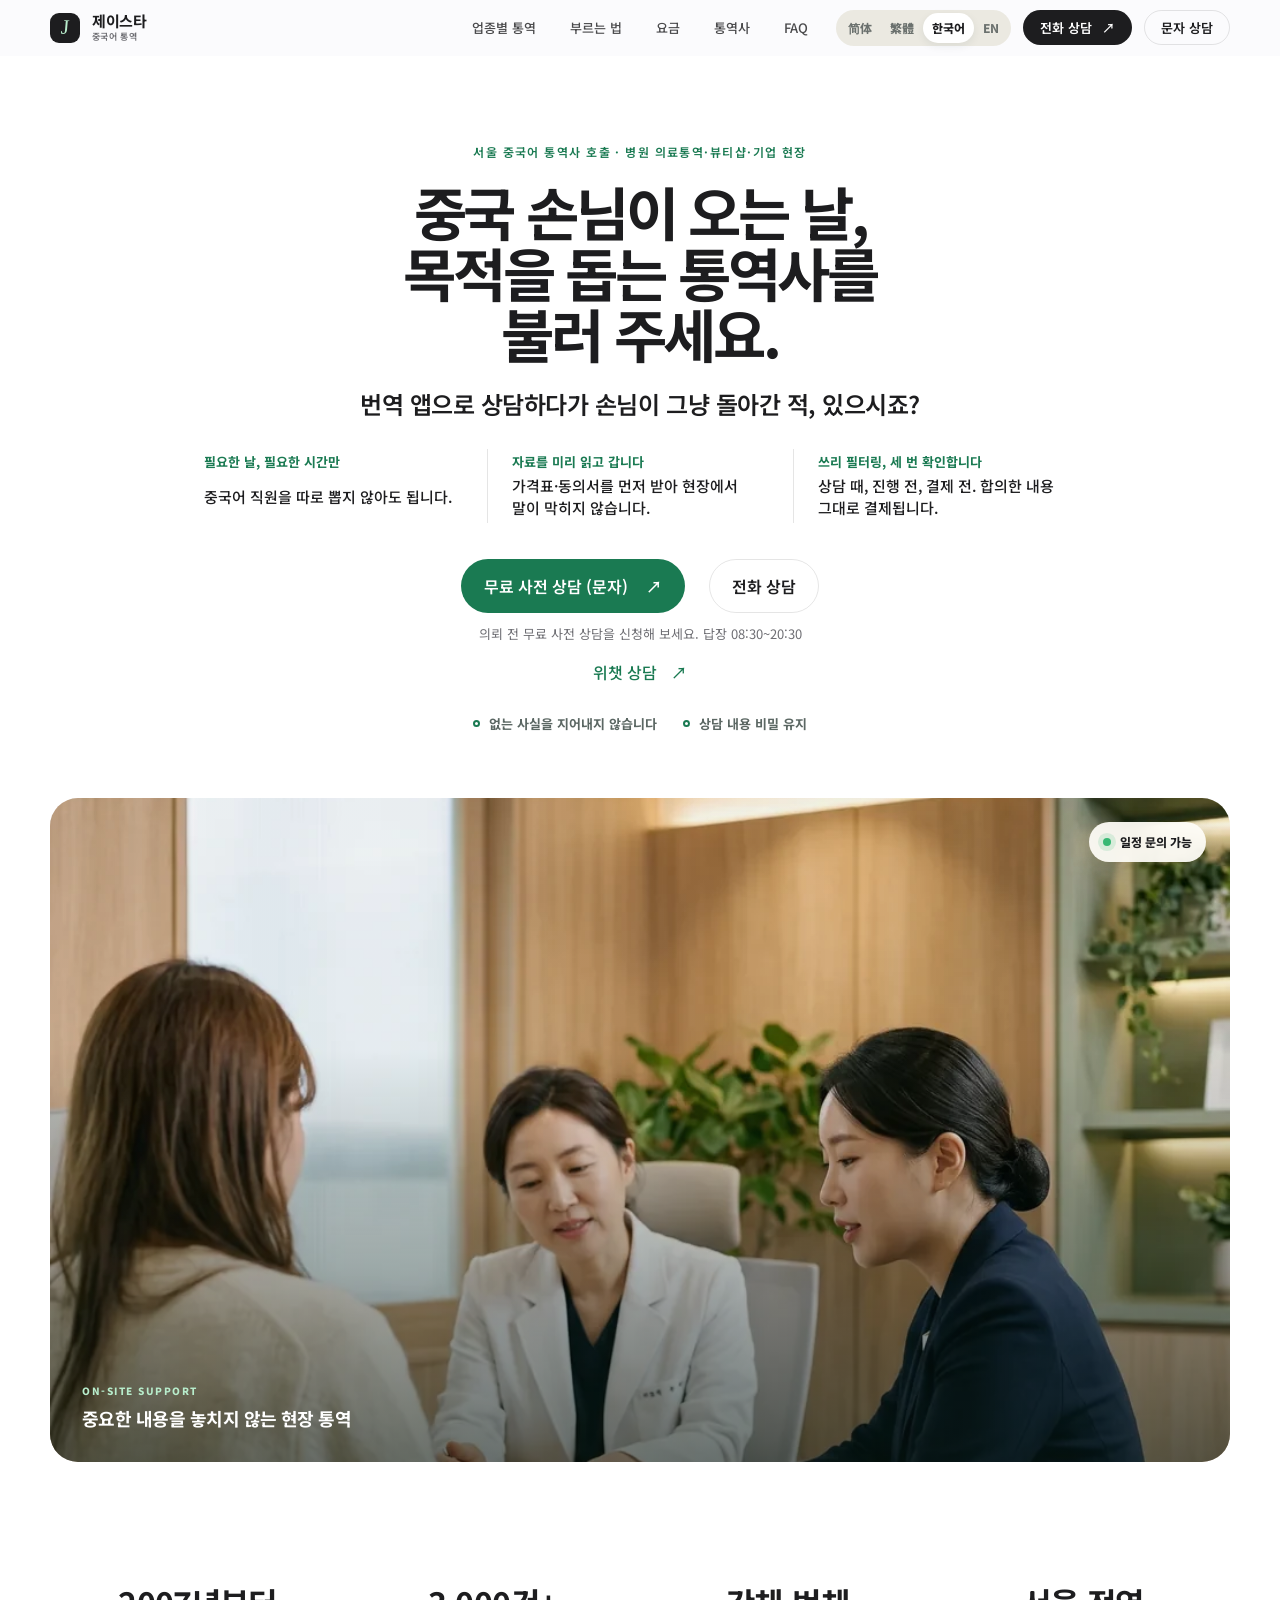
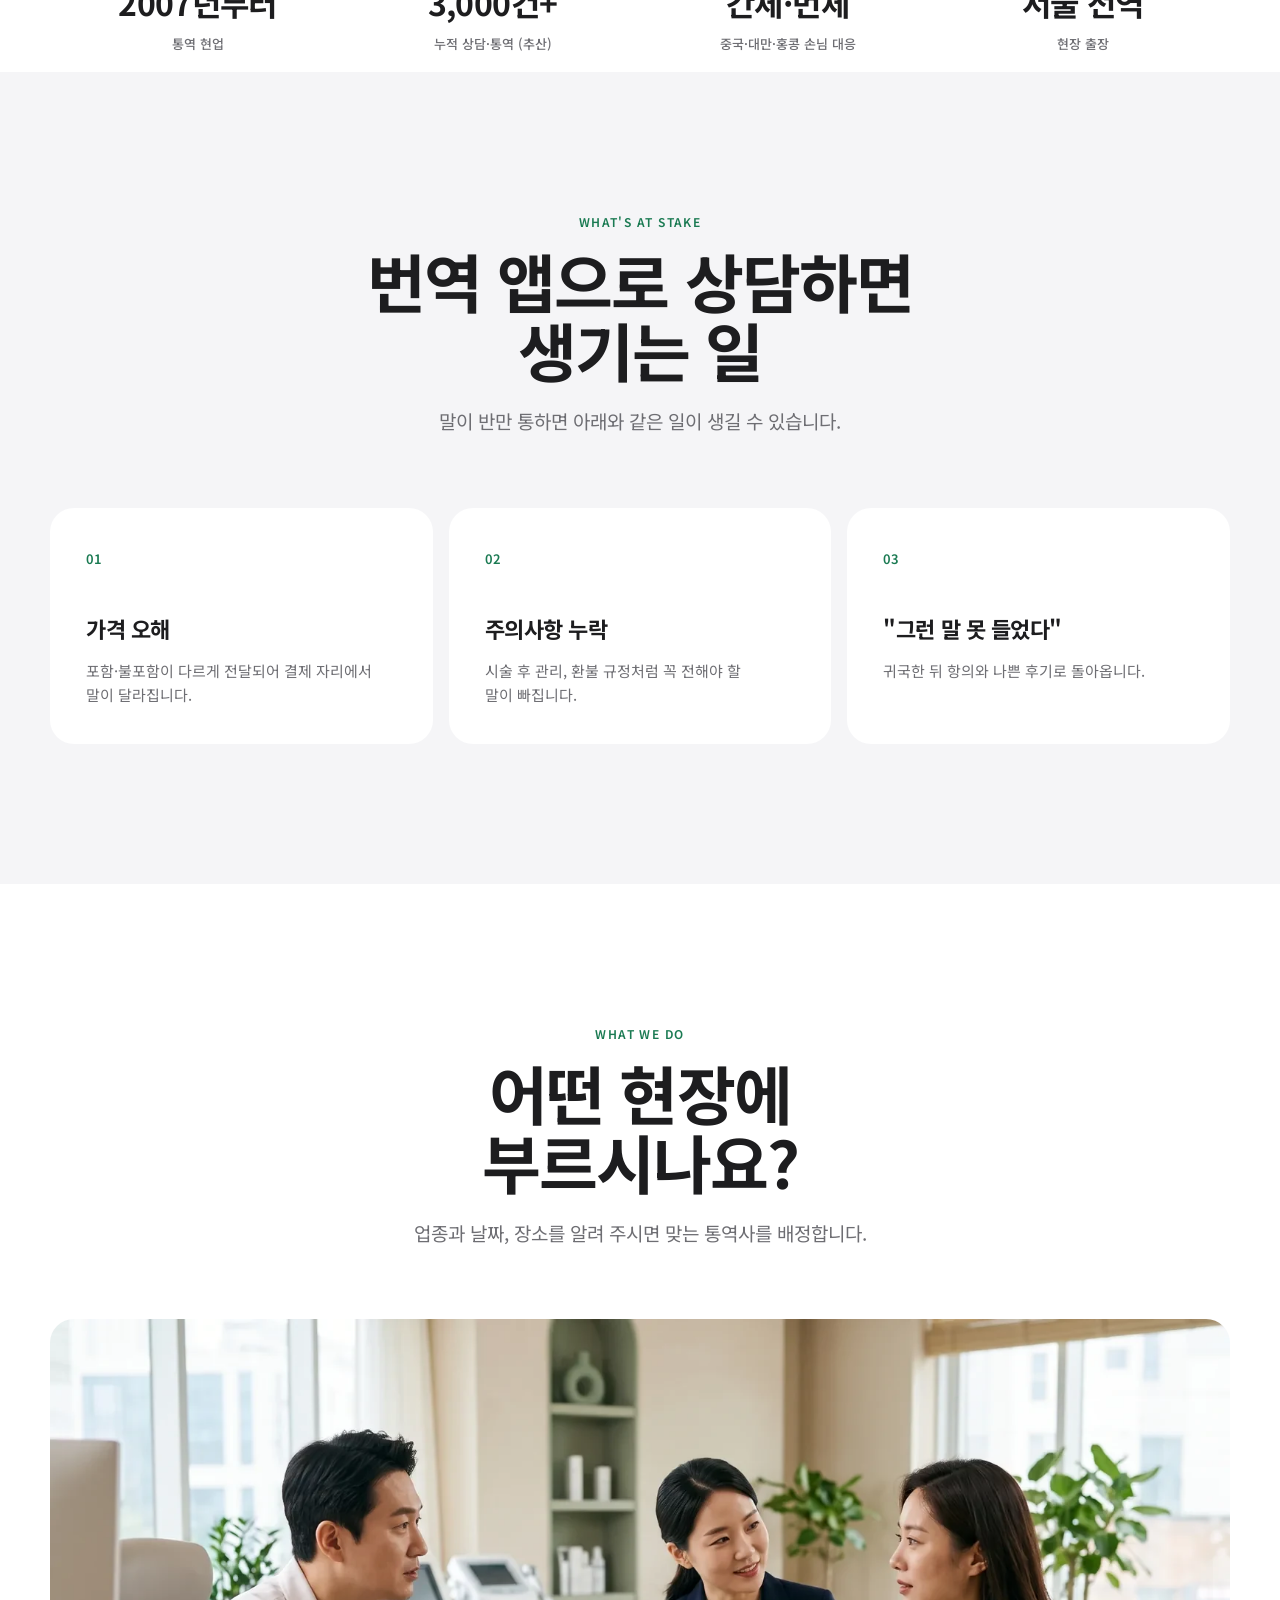
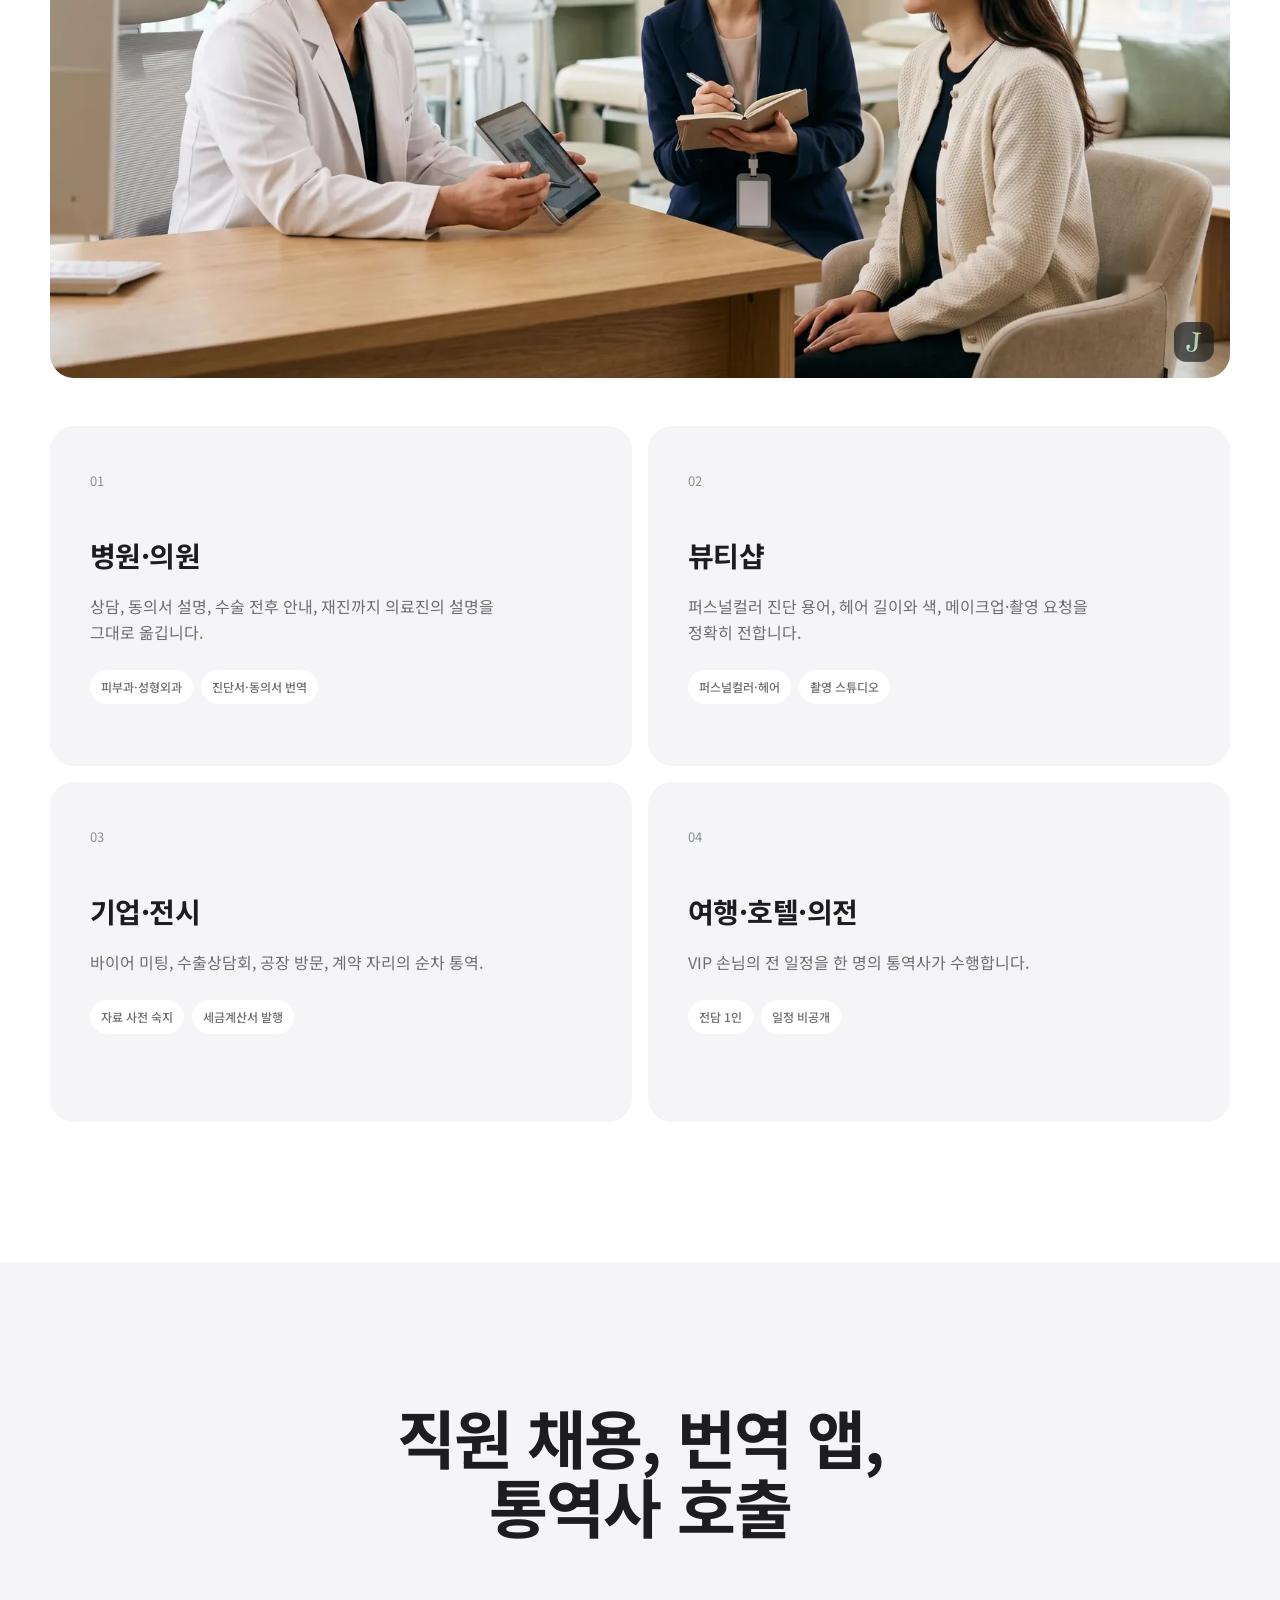
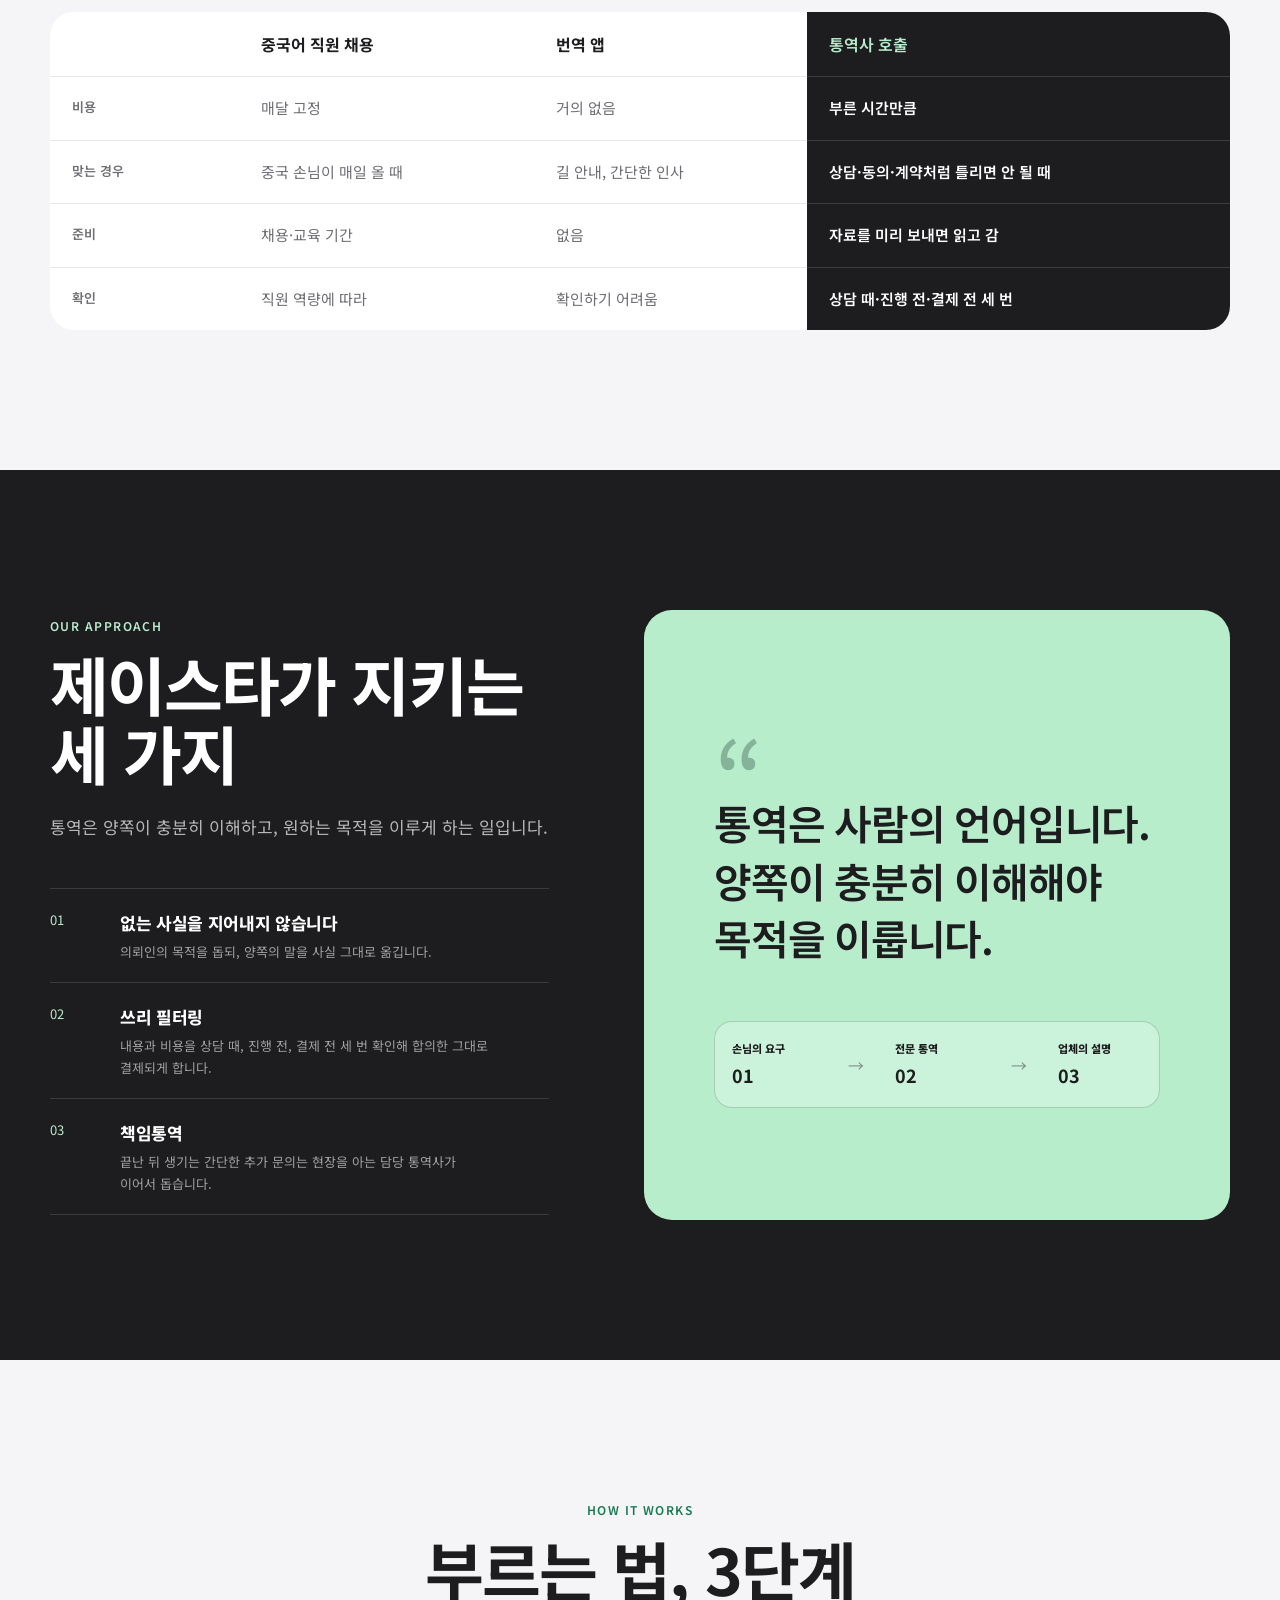
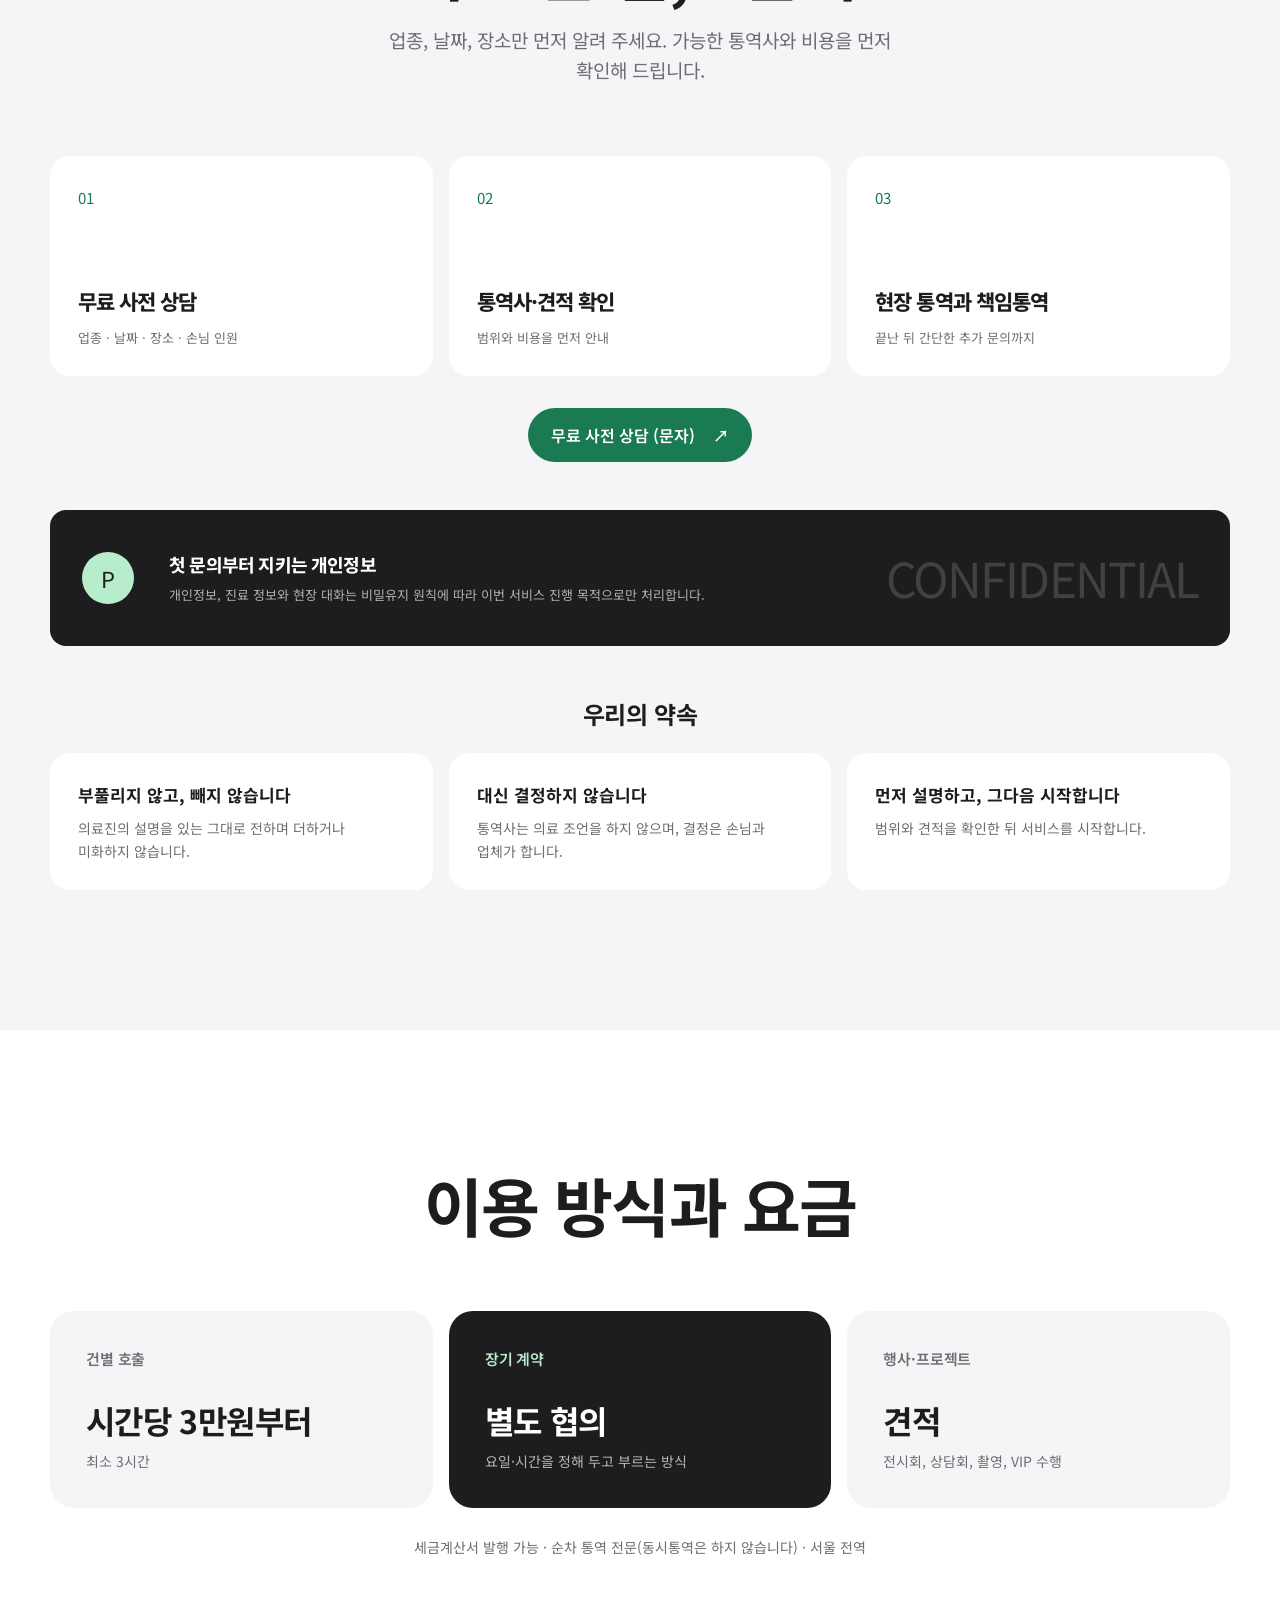
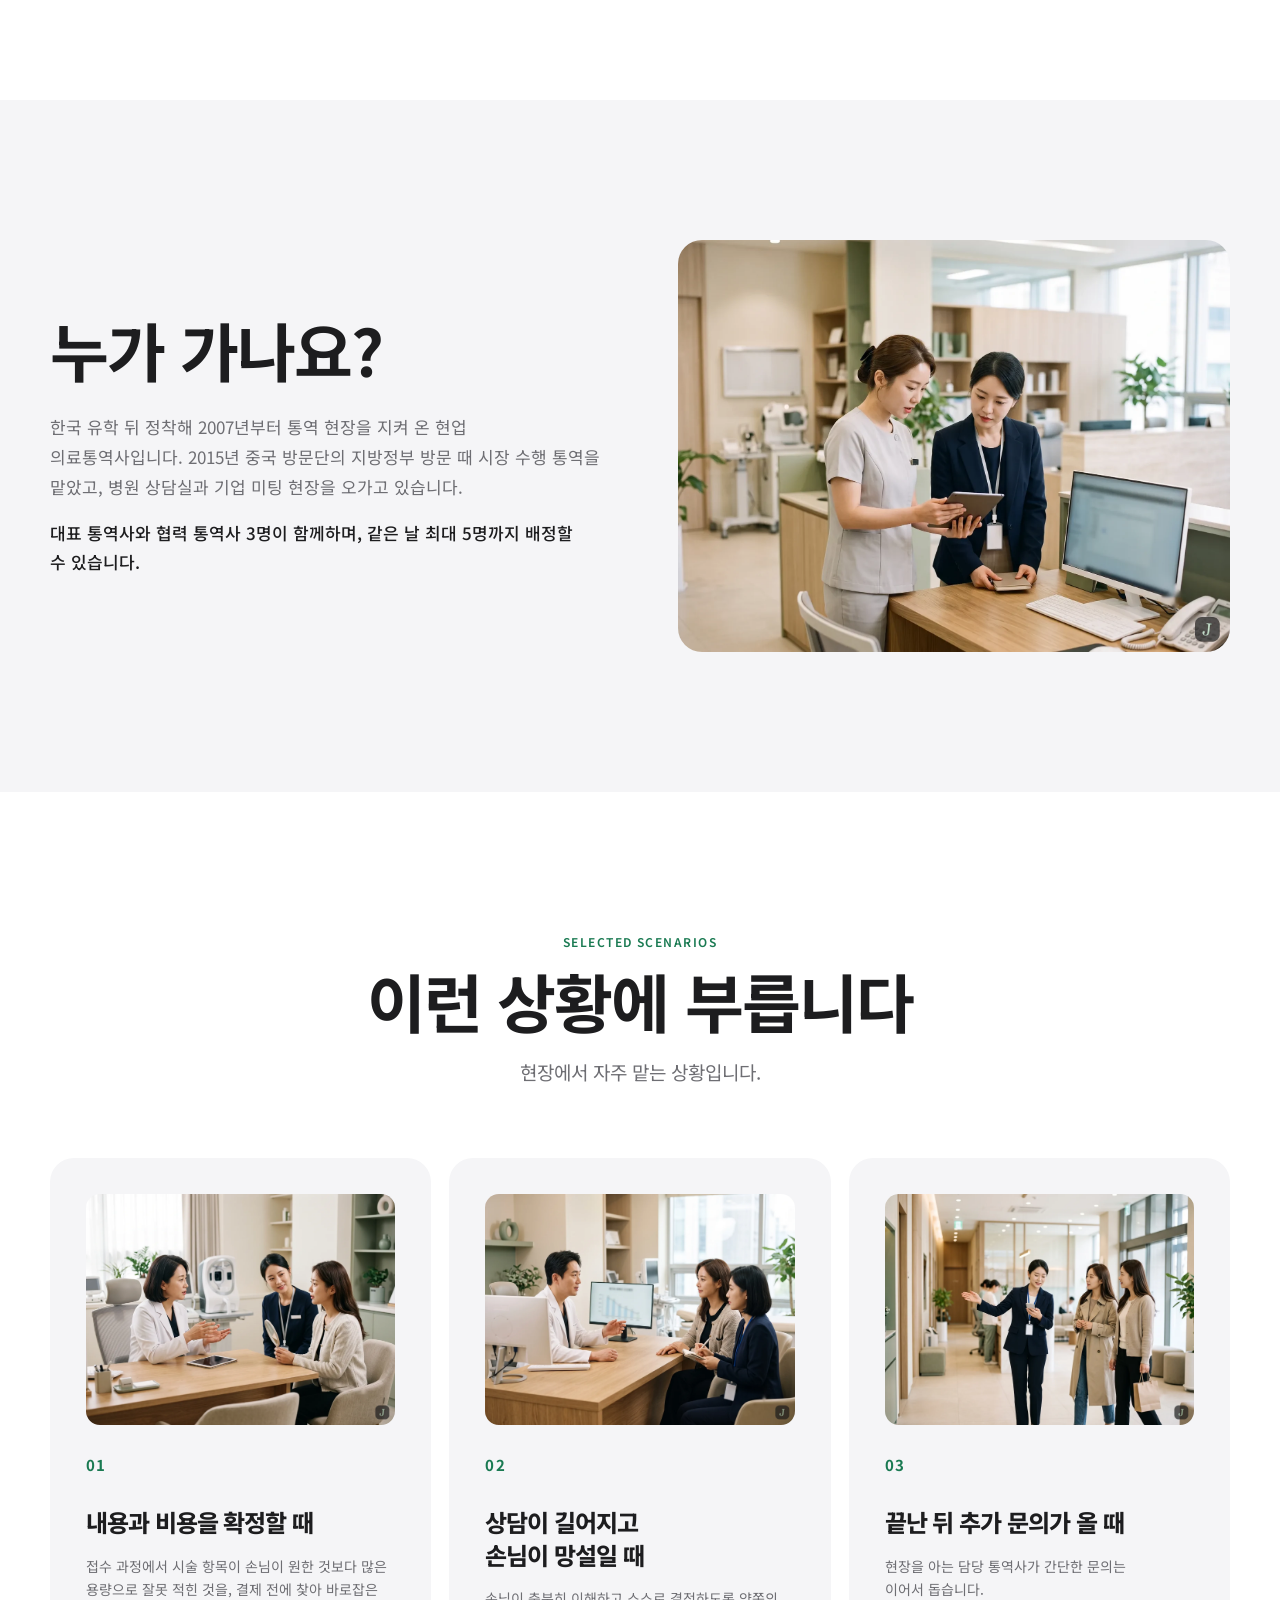
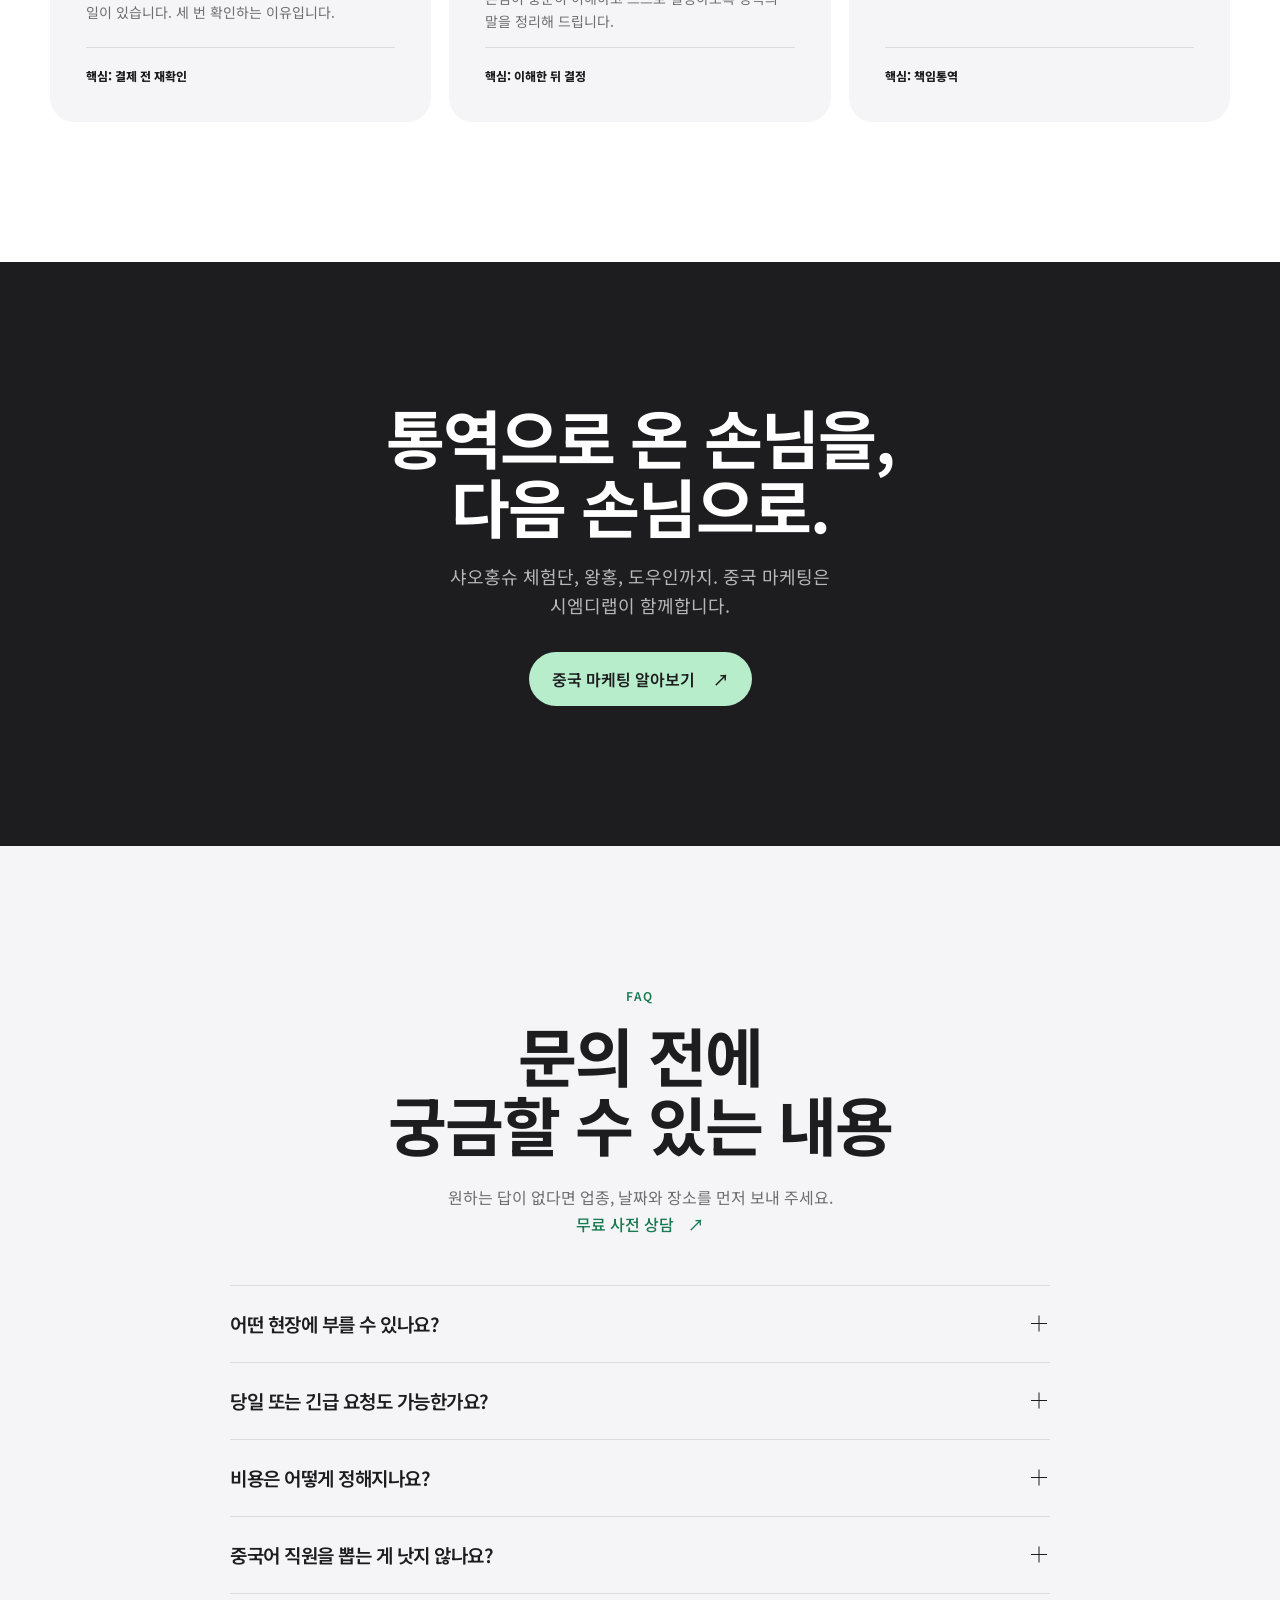
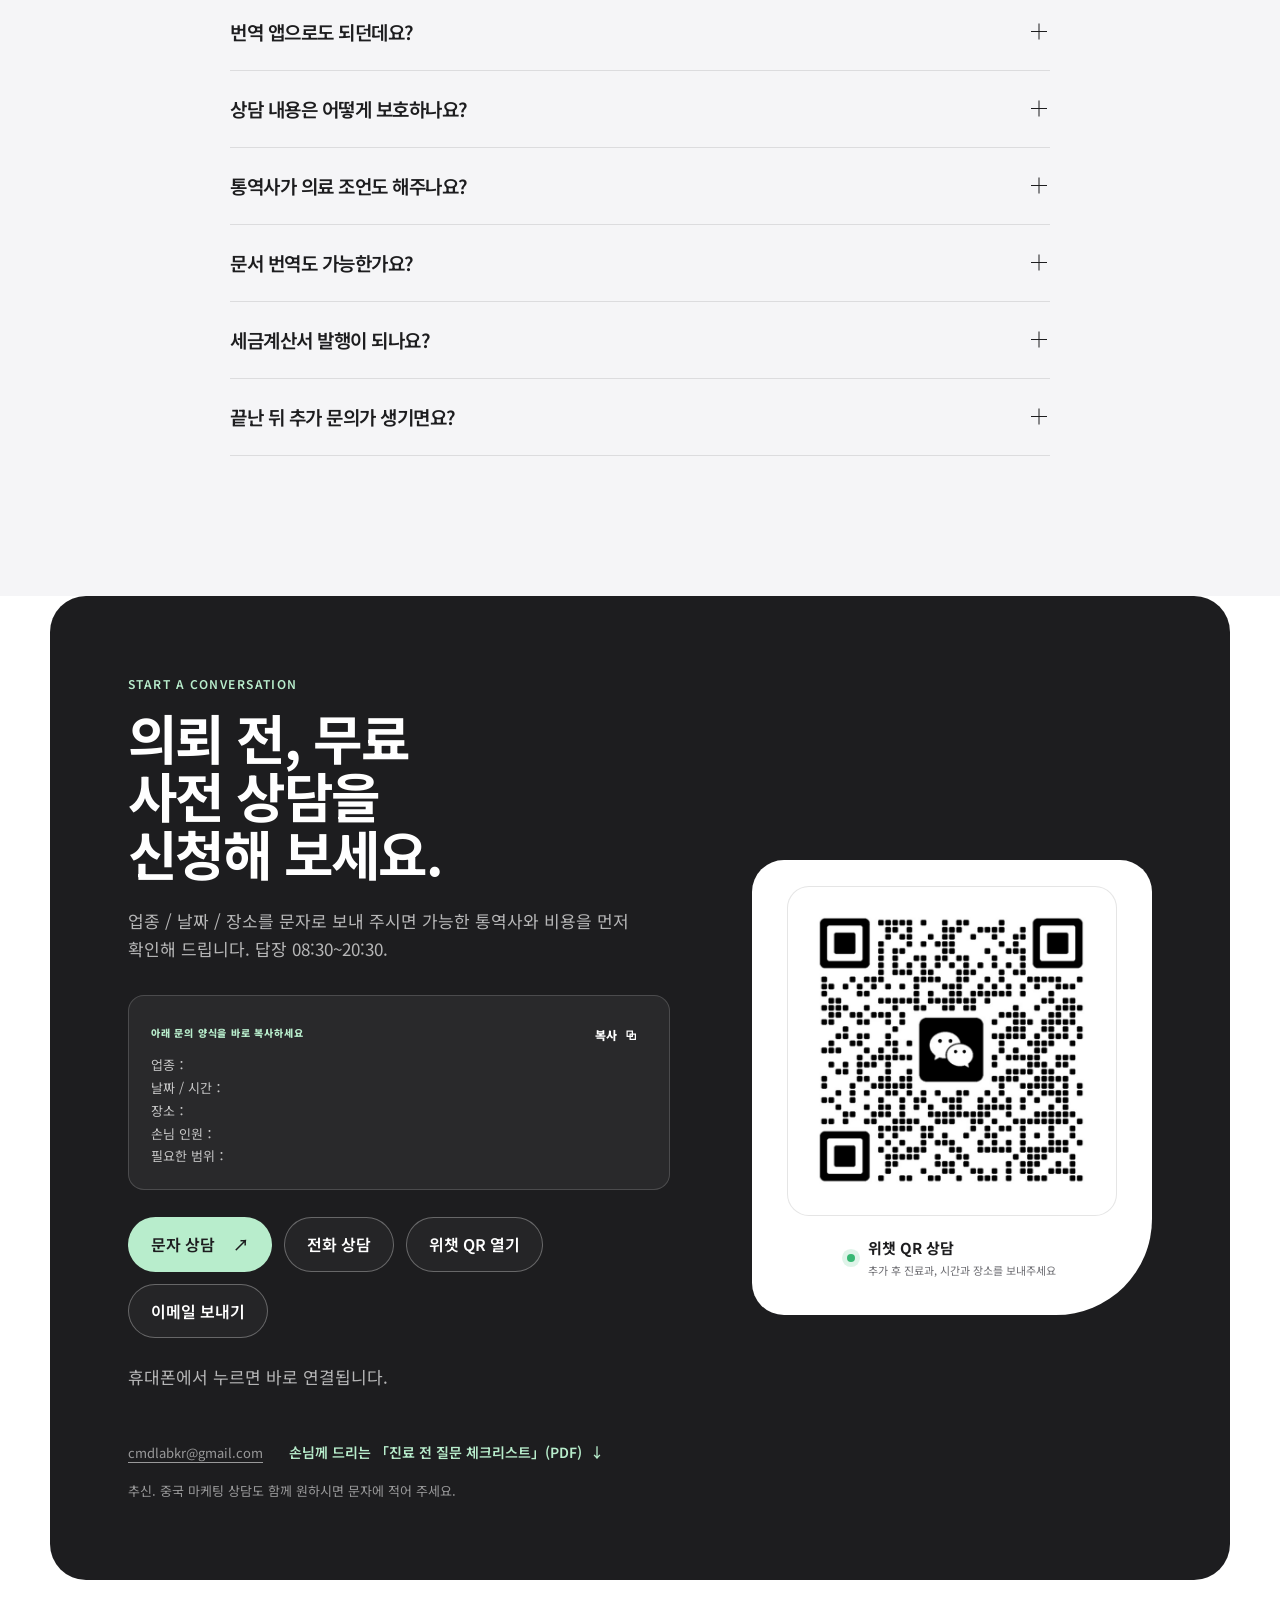
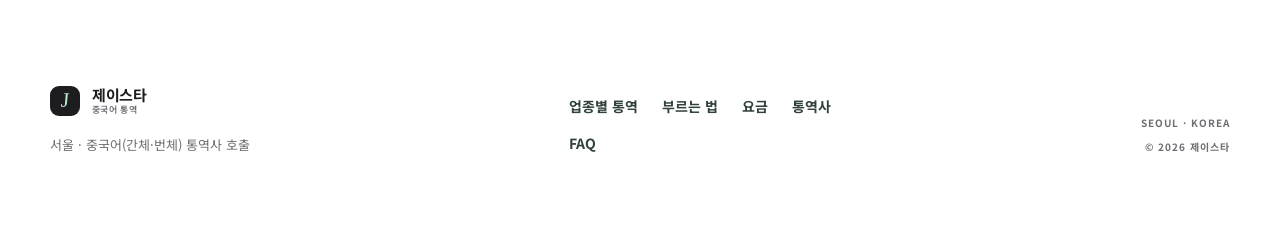
<file: ko/index.html>
<!doctype html>
<html lang="ko" data-base="../">
<head>
  <meta charset="utf-8" />
  <meta name="viewport" content="width=device-width, initial-scale=1" />
  <meta name="theme-color" content="#fbfbfd" />
  <link rel="icon" href="../assets/icons/favicon.ico" sizes="32x32" />
  <link rel="icon" href="../assets/icons/favicon.svg" type="image/svg+xml" />
  <link rel="apple-touch-icon" href="../assets/icons/apple-touch-icon.png" />
  <link rel="manifest" href="../assets/icons/site.webmanifest" />
  <title>중국어 통역 전문, 병원·의료통역 | 뷰티·기업 현장 통역사 호출 - 제이스타</title>
  <meta name="description" content="중국 손님 상담이 있는 날, 중국어 전문 통역사를 불러 주세요. 병원·뷰티샵·기업 현장 순차 통역, 시간당 3만원부터. 상담·진행 전·결제 전 세 번 확인합니다. 서울 전역 출장." />
  <link rel="canonical" href="https://coorocket.github.io/jstars/ko/" />
  <link rel="alternate" hreflang="zh-CN" href="https://coorocket.github.io/jstars/" />
  <link rel="alternate" hreflang="zh-TW" href="https://coorocket.github.io/jstars/zh-tw/" />
  <link rel="alternate" hreflang="zh-HK" href="https://coorocket.github.io/jstars/zh-tw/" />
  <link rel="alternate" hreflang="ko" href="https://coorocket.github.io/jstars/ko/" />
  <link rel="alternate" hreflang="en" href="https://coorocket.github.io/jstars/en/" />
  <link rel="alternate" hreflang="x-default" href="https://coorocket.github.io/jstars/en/" />
  <link rel="alternate" hreflang="zh-Hans" href="https://coorocket.github.io/jstars/" />
  <link rel="alternate" hreflang="zh-Hant" href="https://coorocket.github.io/jstars/zh-tw/" />

  <meta property="og:type" content="website" />
  <meta property="og:site_name" content="Jstar" />
  <meta property="og:locale" content="ko_KR" />
  <meta property="og:title" content="중국어 통역 전문, 병원·의료통역 | 뷰티·기업 현장 통역사 호출 - 제이스타" />
  <meta property="og:description" content="중국 손님 상담이 있는 날, 중국어 전문 통역사를 불러 주세요. 병원·뷰티샵·기업 현장 순차 통역, 시간당 3만원부터. 상담·진행 전·결제 전 세 번 확인합니다. 서울 전역 출장." />
  <meta property="og:url" content="https://coorocket.github.io/jstars/ko/" />
  <meta property="og:image" content="https://coorocket.github.io/jstars/assets/og/og-ko.jpg" />
  <meta property="og:image:width" content="1200" />
  <meta property="og:image:height" content="630" />
  <meta property="og:image:alt" content="중국어 통역사 호출 · 서울 제이스타" />

  <meta name="twitter:card" content="summary_large_image" />
  <meta name="twitter:title" content="중국어 통역 전문, 병원·의료통역 | 뷰티·기업 현장 통역사 호출 - 제이스타" />
  <meta name="twitter:description" content="중국 손님 상담이 있는 날, 중국어 전문 통역사를 불러 주세요. 병원·뷰티샵·기업 현장 순차 통역, 시간당 3만원부터. 상담·진행 전·결제 전 세 번 확인합니다. 서울 전역 출장." />
  <meta name="twitter:image" content="https://coorocket.github.io/jstars/assets/og/og-ko.jpg" />

  <script type="application/ld+json">
    {
      "@context": "https://schema.org",
      "@type": [
        "ProfessionalService",
        "LocalBusiness"
      ],
      "name": "Jstar",
      "alternateName": [
        "제이스타",
        "Jstar Studio"
      ],
      "url": "https://coorocket.github.io/jstars/ko/",
      "image": "https://coorocket.github.io/jstars/assets/translation.webp",
      "description": "중국 손님 상담이 있는 날, 중국어 전문 통역사를 불러 주세요. 병원·뷰티샵·기업 현장 순차 통역, 시간당 3만원부터. 상담·진행 전·결제 전 세 번 확인합니다. 서울 전역 출장.",
      "inLanguage": "ko",
      "email": "cmdlabkr@gmail.com",
      "areaServed": [
        "Seoul",
        "South Korea"
      ],
      "knowsLanguage": [
        "ko",
        "zh-Hans",
        "zh-Hant"
      ],
      "priceRange": "₩30,000~ / hour",
      "serviceType": [
        "Chinese–Korean consecutive interpretation",
        "Medical interpretation",
        "Beauty and personal colour interpretation",
        "Business meeting interpretation",
        "VIP escort interpretation",
        "Document translation"
      ]
    }
  </script>
  <script type="application/ld+json">
    {
      "@context": "https://schema.org",
      "@type": "FAQPage",
      "inLanguage": "ko",
      "mainEntity": [
        {
          "@type": "Question",
          "name": "어떤 현장에 부를 수 있나요?",
          "acceptedAnswer": {
            "@type": "Answer",
            "text": "병원·의원 상담과 동의서 설명, 뷰티샵 상담, 바이어 미팅과 전시회, VIP 수행까지 순차 통역으로 지원합니다."
          }
        },
        {
          "@type": "Question",
          "name": "당일 또는 긴급 요청도 가능한가요?",
          "acceptedAnswer": {
            "@type": "Answer",
            "text": "시간, 장소와 진료과를 먼저 보내주시면 가능한 통역사를 우선 확인합니다. 실제 배정 여부는 당일 일정에 따라 달라질 수 있습니다."
          }
        },
        {
          "@type": "Question",
          "name": "비용은 어떻게 정해지나요?",
          "acceptedAnswer": {
            "@type": "Answer",
            "text": "시간당 3만원부터이며 최소 3시간입니다. 시간, 장소, 난이도, 사전 자료 준비에 따라 견적을 안내하고 확인 후 진행합니다. 장기 계약은 별도로 협의합니다."
          }
        },
        {
          "@type": "Question",
          "name": "중국어 직원을 뽑는 게 낫지 않나요?",
          "acceptedAnswer": {
            "@type": "Answer",
            "text": "중국 손님이 매일 온다면 채용이 맞습니다. 손님이 오는 날이 정해져 있거나 들쭉날쭉하다면 필요한 날만 부르는 편이 부담이 적습니다."
          }
        },
        {
          "@type": "Question",
          "name": "번역 앱으로도 되던데요?",
          "acceptedAnswer": {
            "@type": "Answer",
            "text": "길 안내나 인사는 앱으로 충분합니다. 가격, 용량, 동의, 계약처럼 틀리면 손해가 생기는 내용은 양쪽이 같은 뜻으로 이해했는지 현장에서 확인할 사람이 필요합니다."
          }
        },
        {
          "@type": "Question",
          "name": "상담 내용은 어떻게 보호하나요?",
          "acceptedAnswer": {
            "@type": "Answer",
            "text": "통역사는 비밀유지 원칙을 준수하며 개인정보와 진료 내용은 서비스 배정과 현장 소통 목적으로만 사용합니다."
          }
        },
        {
          "@type": "Question",
          "name": "통역사가 의료 조언도 해주나요?",
          "acceptedAnswer": {
            "@type": "Answer",
            "text": "아니요. 통역사는 정확한 전달만 담당하며 의료 조언을 하거나 의료진·고객을 대신해 결정하지 않습니다. 치료와 비용은 고객과 의료진이 결정합니다."
          }
        },
        {
          "@type": "Question",
          "name": "문서 번역도 가능한가요?",
          "acceptedAnswer": {
            "@type": "Answer",
            "text": "진단서, 검사 결과, 동의서, 수술 후 안내 등의 중한 번역을 지원합니다. 문서 종류와 페이지 수를 먼저 보내주세요."
          }
        },
        {
          "@type": "Question",
          "name": "세금계산서 발행이 되나요?",
          "acceptedAnswer": {
            "@type": "Answer",
            "text": "발행 가능합니다."
          }
        },
        {
          "@type": "Question",
          "name": "끝난 뒤 추가 문의가 생기면요?",
          "acceptedAnswer": {
            "@type": "Answer",
            "text": "간단한 추가 문의는 현장을 아는 담당 통역사가 이어서 돕습니다(책임통역)."
          }
        }
      ]
    }
  </script>
  <link rel="preload" href="../assets/translation.webp" as="image" type="image/webp" fetchpriority="high" />
  <link rel="preconnect" href="https://fonts.googleapis.com" />
  <link rel="preconnect" href="https://fonts.gstatic.com" crossorigin />
  <link rel="stylesheet" href="https://fonts.googleapis.com/css2?family=Noto+Sans+KR:wght@400;500;600;700;800&amp;display=swap" />
  <link rel="stylesheet" href="../styles.css?v=20261123-1" />
</head>
<body>
  <a class="skip-link" href="#main" data-i18n="a11y.skip">주요 콘텐츠로 이동</a>

  <header class="site-header" id="siteHeader">
    <div class="nav-shell container">
      <a class="brand" href="#hero" data-i18n-aria="brand.name" aria-label="제이스타">
        <span class="brand-mark" aria-hidden="true"><span>J</span></span>
        <span class="brand-copy"><strong data-i18n="brand.name">제이스타</strong><small data-i18n="brand.tagline">중국어 통역</small></span>
      </a>

      <button class="menu-toggle" id="menuToggle" type="button" aria-expanded="false" aria-controls="primaryNav" data-i18n-aria="a11y.openMenu" aria-label="메뉴 열기">
        <span></span><span></span>
      </button>

      <nav class="primary-nav" id="primaryNav" aria-label="Primary">
        <a href="#services" data-i18n="nav.services">업종별 통역</a>
        <a href="#process" data-i18n="nav.process">부르는 법</a>
        <a href="#rates" data-i18n="nav.rates">요금</a>
        <a href="#interpreter" data-i18n="nav.interpreter">통역사</a>
        <a href="#faq" data-i18n="nav.faq">FAQ</a>
        <div class="mobile-language" role="group" aria-label="Language">
          <a class="lang-button" href="../" hreflang="zh-CN" lang="zh-CN" data-lang="zh-CN">简体</a>
          <a class="lang-button" href="../zh-tw/" hreflang="zh-TW" lang="zh-TW" data-lang="zh-TW">繁體</a>
          <a class="lang-button is-active" href="../ko/" hreflang="ko" lang="ko" data-lang="ko" aria-current="true">한국어</a>
          <a class="lang-button" href="../en/" hreflang="en" lang="en" data-lang="en">English</a>
        </div>
      </nav>

      <div class="nav-actions">
        <div class="language-switch" role="group" aria-label="Language">
          <a class="lang-button" href="../" hreflang="zh-CN" lang="zh-CN" data-lang="zh-CN">简体</a>
          <a class="lang-button" href="../zh-tw/" hreflang="zh-TW" lang="zh-TW" data-lang="zh-TW">繁體</a>
          <a class="lang-button is-active" href="../ko/" hreflang="ko" lang="ko" data-lang="ko" aria-current="true">한국어</a>
          <a class="lang-button" href="../en/" hreflang="en" lang="en" data-lang="en">EN</a>
        </div>
        <a class="button button--dark button--small" href="#contact" data-contact="tel" data-track="header_cta"><span data-i18n="phone.call">전화 상담</span><span aria-hidden="true">↗</span></a>
        <a class="button button--ghost button--small" href="#contact" data-contact="sms" data-track="header_cta"><span data-i18n="phone.sms">문자 상담</span></a>
      </div>
    </div>
  </header>

  <main id="main">
    <section class="hero" id="hero" aria-labelledby="hero-title">
      <div class="hero-backdrop" aria-hidden="true"></div>
      <div class="container hero-grid">
        <div class="hero-copy reveal">
          <h1 class="eyebrow"><span></span><span data-i18n="hero.eyebrow">서울 중국어 통역사 호출 · 병원 의료통역·뷰티샵·기업 현장</span></h1>
          <p class="hero-title" id="hero-title" data-i18n-html="hero.title">중국 손님이 오는 날,<br>목적을 돕는 통역사를<br>불러 주세요.</p>
          <p class="hero-lead" data-i18n="hero.lead">번역 앱으로 상담하다가 손님이 그냥 돌아간 적, 있으시죠?</p>
          <ul class="hero-steps">
            <li><b data-i18n="hero.step1.label">필요한 날, 필요한 시간만</b><span data-i18n="hero.step1.text">중국어 직원을 따로 뽑지 않아도 됩니다.</span></li>
            <li><b data-i18n="hero.step2.label">자료를 미리 읽고 갑니다</b><span data-i18n="hero.step2.text">가격표·동의서를 먼저 받아 현장에서 말이 막히지 않습니다.</span></li>
            <li><b data-i18n="hero.step3.label">쓰리 필터링, 세 번 확인합니다</b><span data-i18n="hero.step3.text">상담 때, 진행 전, 결제 전. 합의한 내용 그대로 결제됩니다.</span></li>
          </ul>
          <div class="hero-actions">
            <a class="button button--primary" href="#contact" data-contact="sms" data-track="hero_cta"><span data-i18n="hero.primary">무료 사전 상담 (문자)</span><span aria-hidden="true">↗</span></a>
            <a class="button button--ghost" href="#contact" data-contact="tel" data-track="hero_sub"><span data-i18n="phone.call">전화 상담</span></a>
          </div>
          <p class="contact-note" data-i18n="hero.note">의뢰 전 무료 사전 상담을 신청해 보세요. 답장 08:30~20:30</p>
          <div class="hero-actions hero-actions--secondary">
            <button class="text-link" type="button" data-open-wechat data-track="hero_sub"><span data-i18n="nav.contact">위챗 상담</span><span aria-hidden="true">↗</span></button>
          </div>
          <div class="hero-reassurance" aria-label="Key benefits">
            <span><i></i><span data-i18n="hero.point1">없는 사실을 지어내지 않습니다</span></span>
            <span><i></i><span data-i18n="hero.point2">상담 내용 비밀 유지</span></span>
          </div>
        </div>

        <div class="hero-visual reveal reveal--delay">
          <div class="hero-image-frame">
            <img src="../assets/translation.webp" alt="의료 상담실에서 의사와 환자의 대화를 돕는 중국어 의료 통역사" data-i18n-alt="hero.imageAlt" width="1024" height="1024" fetchpriority="high" />
            <div class="image-label image-label--top"><span class="signal" aria-hidden="true"></span><span data-i18n="hero.availability">일정 문의 가능</span></div>
            <div class="image-label image-label--bottom"><small data-i18n="hero.imageKicker">ON-SITE SUPPORT</small><strong data-i18n="hero.imageTitle">중요한 내용을 놓치지 않는 현장 통역</strong></div>
          </div>
          <div class="hero-stamp" aria-hidden="true"><span>JSTAR</span><b>中文 · 한국어</b><span>SEOUL</span></div>
        </div>
      </div>

      <div class="container trust-row" aria-label="Service highlights">
        <div><strong data-i18n="trust.c1.big">2007년부터</strong><span data-i18n="trust.c1.small">통역 현업</span></div>
        <div><strong data-i18n="trust.c2.big">3,000건+</strong><span data-i18n="trust.c2.small">누적 상담·통역 (추산)</span></div>
        <div><strong data-i18n="trust.c3.big">간체·번체</strong><span data-i18n="trust.c3.small">중국·대만·홍콩 손님 대응</span></div>
        <div><strong data-i18n="trust.c4.big">서울 전역</strong><span data-i18n="trust.c4.small">현장 출장</span></div>
      </div>
    </section>

    <section class="section section--stakes" id="stakes" aria-labelledby="stakes-title">
      <div class="container">
        <div class="section-heading reveal">
          <div><p class="section-kicker" data-i18n="stakes.kicker">WHAT'S AT STAKE</p><h2 id="stakes-title" data-i18n-html="stakes.title">번역 앱으로 상담하면<br>생기는 일</h2></div>
          <p data-i18n="stakes.lead">말이 반만 통하면 아래와 같은 일이 생길 수 있습니다.</p>
        </div>
        <div class="stakes-grid">
          <article class="stakes-card reveal"><span>01</span><h3 data-i18n="stakes.item1.title">가격 오해</h3><p data-i18n="stakes.item1.body">포함·불포함이 다르게 전달되어 결제 자리에서 말이 달라집니다.</p></article>
          <article class="stakes-card reveal"><span>02</span><h3 data-i18n="stakes.item2.title">주의사항 누락</h3><p data-i18n="stakes.item2.body">시술 후 관리, 환불 규정처럼 꼭 전해야 할 말이 빠집니다.</p></article>
          <article class="stakes-card reveal"><span>03</span><h3 data-i18n="stakes.item3.title">"그런 말 못 들었다"</h3><p data-i18n="stakes.item3.body">귀국한 뒤 항의와 나쁜 후기로 돌아옵니다.</p></article>
        </div>
      </div>
    </section>

    <section class="section section--light" id="services" aria-labelledby="services-title">
      <div class="container">
        <div class="section-heading reveal">
          <div><p class="section-kicker" data-i18n="services.kicker">WHAT WE DO</p><h2 id="services-title" data-i18n-html="services.title">어떤 현장에<br>부르시나요?</h2></div>
          <p data-i18n="services.lead">업종과 날짜, 장소를 알려 주시면 맞는 통역사를 배정합니다.</p>
        </div>

        <figure class="section-photo reveal"><img class="section-photo__img" src="../assets/img/service-consultation.webp" width="1600" height="893" alt="강남 피부과 상담실에서 의사의 설명을 중국어로 통역하는 의료 통역사" data-i18n-alt="services.imageAlt" loading="lazy" decoding="async" /></figure>

        <div class="service-grid">
          <article class="service-card reveal">
            <span class="card-number">01</span>
            <h3 data-i18n="services.item1.title">병원·의원</h3><p data-i18n="services.item1.body">상담, 동의서 설명, 수술 전후 안내, 재진까지 의료진의 설명을 그대로 옮깁니다.</p>
            <ul><li data-i18n="services.item1.tag1">피부과·성형외과</li><li data-i18n="services.item1.tag2">진단서·동의서 번역</li></ul>
          </article>
          <article class="service-card reveal">
            <span class="card-number">02</span>
            <h3 data-i18n="services.item2.title">뷰티샵</h3><p data-i18n="services.item2.body">퍼스널컬러 진단 용어, 헤어 길이와 색, 메이크업·촬영 요청을 정확히 전합니다.</p>
            <ul><li data-i18n="services.item2.tag1">퍼스널컬러·헤어</li><li data-i18n="services.item2.tag2">촬영 스튜디오</li></ul>
          </article>
          <article class="service-card reveal">
            <span class="card-number">03</span>
            <h3 data-i18n="services.item3.title">기업·전시</h3><p data-i18n="services.item3.body">바이어 미팅, 수출상담회, 공장 방문, 계약 자리의 순차 통역.</p>
            <ul><li data-i18n="services.item3.tag1">자료 사전 숙지</li><li data-i18n="services.item3.tag2">세금계산서 발행</li></ul>
          </article>
          <article class="service-card reveal">
            <span class="card-number">04</span>
            <h3 data-i18n="services.item4.title">여행·호텔·의전</h3><p data-i18n="services.item4.body">VIP 손님의 전 일정을 한 명의 통역사가 수행합니다.</p>
            <ul><li data-i18n="services.item4.tag1">전담 1인</li><li data-i18n="services.item4.tag2">일정 비공개</li></ul>
          </article>
        </div>
      </div>
    </section>

    <section class="section section--sand" id="compare" aria-labelledby="compare-title">
      <div class="container">
        <div class="section-heading reveal">
          <div><h2 id="compare-title" data-i18n-html="compare.title">직원 채용, 번역 앱,<br>통역사 호출</h2></div>
        </div>
        <div class="table-scroll reveal" tabindex="0" role="region" aria-labelledby="compare-title">
          <table class="compare-table">
            <thead>
              <tr><td></td><th scope="col" data-i18n="compare.col1">중국어 직원 채용</th><th scope="col" data-i18n="compare.col2">번역 앱</th><th scope="col" class="is-featured" data-i18n="compare.col3">통역사 호출</th></tr>
            </thead>
            <tbody>
              <tr><th scope="row" data-i18n="compare.row1.label">비용</th><td data-i18n="compare.row1.a">매달 고정</td><td data-i18n="compare.row1.b">거의 없음</td><td class="is-featured" data-i18n="compare.row1.c">부른 시간만큼</td></tr>
              <tr><th scope="row" data-i18n="compare.row2.label">맞는 경우</th><td data-i18n="compare.row2.a">중국 손님이 매일 올 때</td><td data-i18n="compare.row2.b">길 안내, 간단한 인사</td><td class="is-featured" data-i18n="compare.row2.c">상담·동의·계약처럼 틀리면 안 될 때</td></tr>
              <tr><th scope="row" data-i18n="compare.row3.label">준비</th><td data-i18n="compare.row3.a">채용·교육 기간</td><td data-i18n="compare.row3.b">없음</td><td class="is-featured" data-i18n="compare.row3.c">자료를 미리 보내면 읽고 감</td></tr>
              <tr><th scope="row" data-i18n="compare.row4.label">확인</th><td data-i18n="compare.row4.a">직원 역량에 따라</td><td data-i18n="compare.row4.b">확인하기 어려움</td><td class="is-featured" data-i18n="compare.row4.c">상담 때·진행 전·결제 전 세 번</td></tr>
            </tbody>
          </table>
        </div>
      </div>
    </section>

    <section class="section section--ink" id="approach" aria-labelledby="approach-title">
      <div class="container approach-grid">
        <div class="approach-copy reveal">
          <p class="section-kicker section-kicker--mint" data-i18n="approach.kicker">OUR APPROACH</p>
          <h2 id="approach-title" data-i18n-html="approach.title">제이스타가 지키는<br>세 가지</h2>
          <p class="approach-lead" data-i18n="approach.lead">통역은 양쪽이 충분히 이해하고, 원하는 목적을 이루게 하는 일입니다.</p>
          <div class="approach-points">
            <article><span>01</span><div><h3 data-i18n="approach.point1.title">없는 사실을 지어내지 않습니다</h3><p data-i18n="approach.point1.body">의뢰인의 목적을 돕되, 양쪽의 말을 사실 그대로 옮깁니다.</p></div></article>
            <article><span>02</span><div><h3 data-i18n="approach.point2.title">쓰리 필터링</h3><p data-i18n="approach.point2.body">내용과 비용을 상담 때, 진행 전, 결제 전 세 번 확인해 합의한 그대로 결제되게 합니다.</p></div></article>
            <article><span>03</span><div><h3 data-i18n="approach.point3.title">책임통역</h3><p data-i18n="approach.point3.body">끝난 뒤 생기는 간단한 추가 문의는 현장을 아는 담당 통역사가 이어서 돕습니다.</p></div></article>
          </div>
        </div>
        <div class="approach-visual reveal reveal--delay">
          <div class="quote-mark" aria-hidden="true">“</div>
          <blockquote data-i18n="approach.quote">통역은 사람의 언어입니다. 양쪽이 충분히 이해해야 목적을 이룹니다.</blockquote>
          <div class="flow-card">
            <div><span data-i18n="approach.flow.patient">손님의 요구</span><b>01</b></div><i aria-hidden="true">→</i>
            <div><span data-i18n="approach.flow.interpreter">전문 통역</span><b>02</b></div><i aria-hidden="true">→</i>
            <div><span data-i18n="approach.flow.clinic">업체의 설명</span><b>03</b></div>
          </div>
        </div>
      </div>
    </section>

    <section class="section section--sand" id="process" aria-labelledby="process-title">
      <div class="container">
        <div class="section-heading reveal">
          <div><p class="section-kicker" data-i18n="process.kicker">HOW IT WORKS</p><h2 id="process-title" data-i18n="process.title">부르는 법, 3단계</h2></div>
          <p data-i18n="process.lead">업종, 날짜, 장소만 먼저 알려 주세요. 가능한 통역사와 비용을 먼저 확인해 드립니다.</p>
        </div>
        <ol class="process-list process-list--three">
          <li class="reveal"><span>01</span><div><h3 data-i18n="process.step1.title">무료 사전 상담</h3><p data-i18n="process.step1.body">업종 · 날짜 · 장소 · 손님 인원</p></div></li>
          <li class="reveal"><span>02</span><div><h3 data-i18n="process.step2.title">통역사·견적 확인</h3><p data-i18n="process.step2.body">범위와 비용을 먼저 안내</p></div></li>
          <li class="reveal"><span>03</span><div><h3 data-i18n="process.step3.title">현장 통역과 책임통역</h3><p data-i18n="process.step3.body">끝난 뒤 간단한 추가 문의까지</p></div></li>
        </ol>
        <div class="section-cta reveal">
          <a class="button button--primary" href="#contact" data-contact="sms" data-track="process_cta"><span data-i18n="hero.primary">무료 사전 상담 (문자)</span><span aria-hidden="true">↗</span></a>
        </div>
        <div class="privacy-note reveal">
          <span class="privacy-icon" aria-hidden="true">P</span>
          <div><h3 data-i18n="process.privacy.title">첫 문의부터 지키는 개인정보</h3><p data-i18n="process.privacy.body">개인정보, 진료 정보와 현장 대화는 비밀유지 원칙에 따라 이번 서비스 진행 목적으로만 처리합니다.</p></div>
          <span class="privacy-word">CONFIDENTIAL</span>
        </div>
        <div class="promise reveal">
          <h3 class="promise-title" data-i18n="process.promise.title">우리의 약속</h3>
          <div class="promise-grid">
            <div><h4 data-i18n="process.promise.p1.title">부풀리지 않고, 빼지 않습니다</h4><p data-i18n="process.promise.p1.body">의료진의 설명을 있는 그대로 전하며 더하거나 미화하지 않습니다.</p></div>
            <div><h4 data-i18n="process.promise.p2.title">대신 결정하지 않습니다</h4><p data-i18n="process.promise.p2.body">통역사는 의료 조언을 하지 않으며, 결정은 손님과 업체가 합니다.</p></div>
            <div><h4 data-i18n="process.promise.p3.title">먼저 설명하고, 그다음 시작합니다</h4><p data-i18n="process.promise.p3.body">범위와 견적을 확인한 뒤 서비스를 시작합니다.</p></div>
          </div>
        </div>
      </div>
    </section>

    <section class="section section--light" id="rates" aria-labelledby="rates-title">
      <div class="container">
        <div class="section-heading reveal">
          <div><h2 id="rates-title" data-i18n="rates.title">이용 방식과 요금</h2></div>
        </div>
        <div class="rate-grid rate-grid--three">
          <article class="rate-card reveal"><h3 data-i18n="rates.r1.name">건별 호출</h3><p class="rate-price" data-i18n="rates.r1.price">시간당 3만원부터</p><p class="rate-note" data-i18n="rates.r1.note">최소 3시간</p></article>
          <article class="rate-card rate-card--featured reveal"><h3 data-i18n="rates.r2.name">장기 계약</h3><p class="rate-price" data-i18n="rates.r2.price">별도 협의</p><p class="rate-note" data-i18n="rates.r2.note">요일·시간을 정해 두고 부르는 방식</p></article>
          <article class="rate-card reveal"><h3 data-i18n="rates.r3.name">행사·프로젝트</h3><p class="rate-price" data-i18n="rates.r3.price">견적</p><p class="rate-note" data-i18n="rates.r3.note">전시회, 상담회, 촬영, VIP 수행</p></article>
        </div>
        <p class="rate-footnote reveal" data-i18n="rates.note">세금계산서 발행 가능 · 순차 통역 전문(동시통역은 하지 않습니다) · 서울 전역</p>
      </div>
    </section>

    <section class="section section--sand" id="interpreter" aria-labelledby="interpreter-title">
      <div class="container interpreter-grid">
        <div class="interpreter-copy reveal">
          <h2 id="interpreter-title" data-i18n="interpreter.title">누가 가나요?</h2>
          <p data-i18n="interpreter.body">한국 유학 뒤 정착해 2007년부터 통역 현장을 지켜 온 현업 의료통역사입니다. 2015년 중국 방문단의 지방정부 방문 때 시장 수행 통역을 맡았고, 병원 상담실과 기업 미팅 현장을 오가고 있습니다.</p>
          <p data-i18n="interpreter.body2">대표 통역사와 협력 통역사 3명이 함께하며, 같은 날 최대 5명까지 배정할 수 있습니다.</p>
        </div>
        <figure class="interpreter-photo reveal reveal--delay"><img src="../assets/img/for-clinics-coordination.webp" width="1600" height="1195" alt="병원 코디네이터와 통역사가 태블릿으로 당일 진료 일정을 확인하는 모습" data-i18n-alt="interpreter.imageAlt" loading="lazy" decoding="async" /></figure>
      </div>
    </section>

    <section class="section cases" id="cases" aria-labelledby="cases-title">
      <div class="container">
        <div class="section-heading reveal"><div><p class="section-kicker" data-i18n="cases.kicker">SELECTED SCENARIOS</p><h2 id="cases-title" data-i18n="cases.title">이런 상황에 부릅니다</h2></div><p data-i18n="cases.lead">현장에서 자주 맡는 상황입니다.</p></div>
        <div class="case-grid">
          <article class="case-card reveal"><img class="card-photo" src="../assets/img/scene-dermatology.webp" width="1600" height="1195" alt="피부과 의사가 시술 후 관리 방법을 설명하고 통역사가 옆에서 전달하는 장면" data-i18n-alt="cases.item1.imageAlt" loading="lazy" decoding="async" /><div class="case-meta"><b>01</b></div><h3 data-i18n="cases.case1.title">내용과 비용을 확정할 때</h3><p data-i18n="cases.case1.body">접수 과정에서 시술 항목이 손님이 원한 것보다 많은 용량으로 잘못 적힌 것을, 결제 전에 찾아 바로잡은 일이 있습니다. 세 번 확인하는 이유입니다.</p><span class="case-result" data-i18n="cases.case1.result">핵심: 결제 전 재확인</span></article>
          <article class="case-card reveal"><img class="card-photo" src="../assets/img/scene-plastic-surgery-followup.webp" width="1600" height="1195" alt="성형외과 재진 상담에서 회복 일정을 설명하는 의사와 메모하는 통역사" data-i18n-alt="cases.item2.imageAlt" loading="lazy" decoding="async" /><div class="case-meta"><b>02</b></div><h3 data-i18n="cases.case2.title">상담이 길어지고 손님이 망설일 때</h3><p data-i18n="cases.case2.body">손님이 충분히 이해하고 스스로 결정하도록 양쪽의 말을 정리해 드립니다.</p><span class="case-result" data-i18n="cases.case2.result">핵심: 이해한 뒤 결정</span></article>
          <article class="case-card reveal"><img class="card-photo" src="../assets/img/scene-multi-schedule.webp" width="1600" height="1195" alt="병원 로비에서 휴대폰으로 일정을 확인하며 고객 두 명을 안내하는 통역사" data-i18n-alt="cases.item3.imageAlt" loading="lazy" decoding="async" /><div class="case-meta"><b>03</b></div><h3 data-i18n="cases.case3.title">끝난 뒤 추가 문의가 올 때</h3><p data-i18n="cases.case3.body">현장을 아는 담당 통역사가 간단한 문의는 이어서 돕습니다.</p><span class="case-result" data-i18n="cases.case3.result">핵심: 책임통역</span></article>
        </div>
      </div>
    </section>

    <section class="section section--ink next-step" id="next" aria-labelledby="next-title">
      <div class="container next-step-inner reveal">
        <h2 id="next-title" data-i18n-html="next.title">통역으로 온 손님을,<br>다음 손님으로.</h2>
        <p data-i18n="next.body">샤오홍슈 체험단, 왕홍, 도우인까지. 중국 마케팅은 시엠디랩이 함께합니다.</p>
        <a class="button button--mint" href="https://cmdlab.kr/" target="_blank" rel="noopener" data-track="next_cmdlab" data-channel="link"><span data-i18n="next.cta">중국 마케팅 알아보기</span><span aria-hidden="true">↗</span></a>
      </div>
    </section>

    <section class="section faq" id="faq" aria-labelledby="faq-title">
      <div class="container faq-grid">
        <div class="faq-intro reveal">
          <p class="section-kicker" data-i18n="faq.kicker">FAQ</p><h2 id="faq-title" data-i18n-html="faq.title">문의 전에<br>궁금할 수 있는 내용</h2>
          <p data-i18n="faq.lead">원하는 답이 없다면 업종, 날짜와 장소를 먼저 보내 주세요.</p>
          <a class="text-link text-link--dark" href="#contact" data-contact="sms" data-track="faq_cta"><span data-i18n="faq.action">무료 사전 상담</span><span aria-hidden="true">↗</span></a>
        </div>
        <div class="accordion reveal">
          <details><summary><span data-i18n="faq.q1">어떤 현장에 부를 수 있나요?</span><i aria-hidden="true"></i></summary><p data-i18n="faq.a1">병원·의원 상담과 동의서 설명, 뷰티샵 상담, 바이어 미팅과 전시회, VIP 수행까지 순차 통역으로 지원합니다.</p></details>
          <details><summary><span data-i18n="faq.q2">당일 또는 긴급 요청도 가능한가요?</span><i aria-hidden="true"></i></summary><p data-i18n="faq.a2">시간, 장소와 진료과를 먼저 보내주시면 가능한 통역사를 우선 확인합니다. 실제 배정 여부는 당일 일정에 따라 달라질 수 있습니다.</p></details>
          <details><summary><span data-i18n="faq.q3">비용은 어떻게 정해지나요?</span><i aria-hidden="true"></i></summary><p data-i18n="faq.a3">시간당 3만원부터이며 최소 3시간입니다. 시간, 장소, 난이도, 사전 자료 준비에 따라 견적을 안내하고 확인 후 진행합니다. 장기 계약은 별도로 협의합니다.</p></details>
          <details><summary><span data-i18n="faq.q4">중국어 직원을 뽑는 게 낫지 않나요?</span><i aria-hidden="true"></i></summary><p data-i18n="faq.a4">중국 손님이 매일 온다면 채용이 맞습니다. 손님이 오는 날이 정해져 있거나 들쭉날쭉하다면 필요한 날만 부르는 편이 부담이 적습니다.</p></details>
          <details><summary><span data-i18n="faq.q5">번역 앱으로도 되던데요?</span><i aria-hidden="true"></i></summary><p data-i18n="faq.a5">길 안내나 인사는 앱으로 충분합니다. 가격, 용량, 동의, 계약처럼 틀리면 손해가 생기는 내용은 양쪽이 같은 뜻으로 이해했는지 현장에서 확인할 사람이 필요합니다.</p></details>
          <details><summary><span data-i18n="faq.q6">상담 내용은 어떻게 보호하나요?</span><i aria-hidden="true"></i></summary><p data-i18n="faq.a6">통역사는 비밀유지 원칙을 준수하며 개인정보와 진료 내용은 서비스 배정과 현장 소통 목적으로만 사용합니다.</p></details>
          <details><summary><span data-i18n="faq.q7">통역사가 의료 조언도 해주나요?</span><i aria-hidden="true"></i></summary><p data-i18n="faq.a7">아니요. 통역사는 정확한 전달만 담당하며 의료 조언을 하거나 의료진·고객을 대신해 결정하지 않습니다. 치료와 비용은 고객과 의료진이 결정합니다.</p></details>
          <details><summary><span data-i18n="faq.q8">문서 번역도 가능한가요?</span><i aria-hidden="true"></i></summary><p data-i18n="faq.a8">진단서, 검사 결과, 동의서, 수술 후 안내 등의 중한 번역을 지원합니다. 문서 종류와 페이지 수를 먼저 보내주세요.</p></details>
          <details><summary><span data-i18n="faq.q9">세금계산서 발행이 되나요?</span><i aria-hidden="true"></i></summary><p data-i18n="faq.a9">발행 가능합니다.</p></details>
          <details><summary><span data-i18n="faq.q10">끝난 뒤 추가 문의가 생기면요?</span><i aria-hidden="true"></i></summary><p data-i18n="faq.a10">간단한 추가 문의는 현장을 아는 담당 통역사가 이어서 돕습니다(책임통역).</p></details>
        </div>
      </div>
    </section>

    <section class="contact-section" id="contact" aria-labelledby="contact-title">
      <div class="container contact-card reveal">
        <div class="contact-copy">
          <p class="section-kicker section-kicker--mint" data-i18n="contact.kicker">START A CONVERSATION</p>
          <h2 id="contact-title" data-i18n-html="contact.title">의뢰 전, 무료 사전 상담을<br>신청해 보세요.</h2>
          <p data-i18n="contact.lead">업종 / 날짜 / 장소를 문자로 보내 주시면 가능한 통역사와 비용을 먼저 확인해 드립니다. 답장 08:30~20:30.</p>
          <div class="message-template" aria-label="Inquiry template">
            <div><small data-i18n="contact.templateLabel">아래 문의 양식을 바로 복사하세요</small><p id="inquiryTemplate" data-i18n-html="contact.template">업종：<br>날짜 / 시간：<br>장소：<br>손님 인원：<br>필요한 범위：</p></div>
            <button class="copy-button" id="copyTemplate" type="button"><span data-i18n="contact.copy">복사</span><span aria-hidden="true">⧉</span></button>
          </div>
          <div class="contact-actions">
            <a class="button button--mint" href="#contact" data-contact="sms" data-track="contact_cta"><span data-i18n="phone.sms">문자 상담</span><span aria-hidden="true">↗</span></a>
            <a class="button button--outline-light" href="#contact" data-contact="tel" data-track="contact_cta"><span data-i18n="phone.call">전화 상담</span></a>
            <button class="button button--outline-light" type="button" data-open-wechat data-track="contact_cta"><span data-i18n="contact.wechat">위챗 QR 열기</span></button>
            <a class="button button--outline-light" href="mailto:cmdlabkr@gmail.com?subject=Medical%20Interpretation%20Inquiry" data-track="contact_cta"><span data-i18n="contact.email">이메일 보내기</span></a>
          </div>
          <p class="contact-note contact-note--light" data-i18n="phone.note">휴대폰에서 누르면 바로 연결됩니다.</p>
          <a class="contact-email" href="mailto:cmdlabkr@gmail.com" data-track="contact_cta">cmdlabkr@gmail.com</a>
          <a class="contact-checklist" href="../assets/checklist-ko.pdf" download data-i18n-href="contact.checklistHref" data-track="checklist_download"><span data-i18n="contact.checklist">손님께 드리는 「진료 전 질문 체크리스트」(PDF)</span><span aria-hidden="true">↓</span></a>
          <p class="contact-ps" data-i18n="contact.ps">추신. 중국 마케팅 상담도 함께 원하시면 문자에 적어 주세요.</p>
        </div>
        <div class="qr-panel">
          <div class="qr-image-wrap"><img src="../assets/wechat-qr-640.png" alt="제이스타 위챗 QR 코드" data-i18n-alt="contact.qrAlt" width="640" height="640" loading="lazy" decoding="async" /></div>
          <div class="qr-copy"><span class="signal" aria-hidden="true"></span><div><strong data-i18n="contact.qrTitle">위챗 QR 상담</strong><small data-i18n="contact.qrBody">추가 후 진료과, 시간과 장소를 보내주세요</small></div></div>
        </div>
      </div>
    </section>
  </main>

  <footer class="site-footer">
    <div class="container footer-grid">
      <div><a class="brand brand--footer" href="#hero"><span class="brand-mark" aria-hidden="true"><span>J</span></span><span class="brand-copy"><strong data-i18n="brand.name">제이스타</strong><small data-i18n="brand.tagline">중국어 통역</small></span></a><p data-i18n="footer.summary">서울 · 중국어(간체·번체) 통역사 호출</p></div>
      <div class="footer-links"><a href="#services" data-i18n="nav.services">업종별 통역</a><a href="#process" data-i18n="nav.process">부르는 법</a><a href="#rates" data-i18n="nav.rates">요금</a><a href="#interpreter" data-i18n="nav.interpreter">통역사</a><a href="#faq" data-i18n="nav.faq">FAQ</a></div>
      <div class="footer-meta"><span>SEOUL · KOREA</span><span>© <span id="year"></span> <span data-i18n="brand.name">제이스타</span></span></div>
    </div>
  </footer>

  <div class="mobile-action-bar" aria-label="Quick contact"><a href="#contact" data-contact="tel" data-track="sticky_mobile"><span data-i18n="phone.call">전화 상담</span></a><a class="is-primary" href="#contact" data-contact="sms" data-track="sticky_mobile"><span data-i18n="phone.sms">문자 상담</span><span aria-hidden="true">↗</span></a></div>

  <div class="modal" id="wechatModal" aria-hidden="true">
    <div class="modal-backdrop" data-close-wechat></div>
    <div class="modal-dialog" role="dialog" aria-modal="true" aria-labelledby="wechat-title" tabindex="-1">
      <button class="modal-close" type="button" data-close-wechat data-i18n-aria="a11y.closeModal" aria-label="위챗 QR 닫기"><span></span><span></span></button>
      <p class="section-kicker" data-i18n="modal.kicker">WECHAT CONSULTATION</p><h2 id="wechat-title" data-i18n="modal.title">위챗 QR로 추가</h2><p data-i18n="modal.lead">진료과, 날짜와 장소를 보내주시면 일정과 서비스 범위를 확인합니다.</p>
      <div class="modal-qr"><img src="../assets/wechat-qr-640.png" alt="제이스타 위챗 QR 코드" data-i18n-alt="contact.qrAlt" width="640" height="640" loading="lazy" decoding="async" /></div>
      <div class="modal-tip"><span class="signal" aria-hidden="true"></span><span data-i18n="modal.tip">의뢰 전 무료 사전 상담을 신청해 보세요.</span></div>
      <a class="button button--dark" href="../assets/jstarstudio-wechat-qr.png" download="jstarstudio-wechat-qr.png" data-track="contact_cta" data-channel="download"><span data-i18n="modal.download">QR 이미지 저장</span></a>
    </div>
  </div>

  <div class="toast" id="toast" role="status" aria-live="polite" data-i18n="toast.copied">문의 양식을 복사했습니다</div>
  <script src="../app.js?v=20261123-1" defer></script>
</body>
</html>
</file>
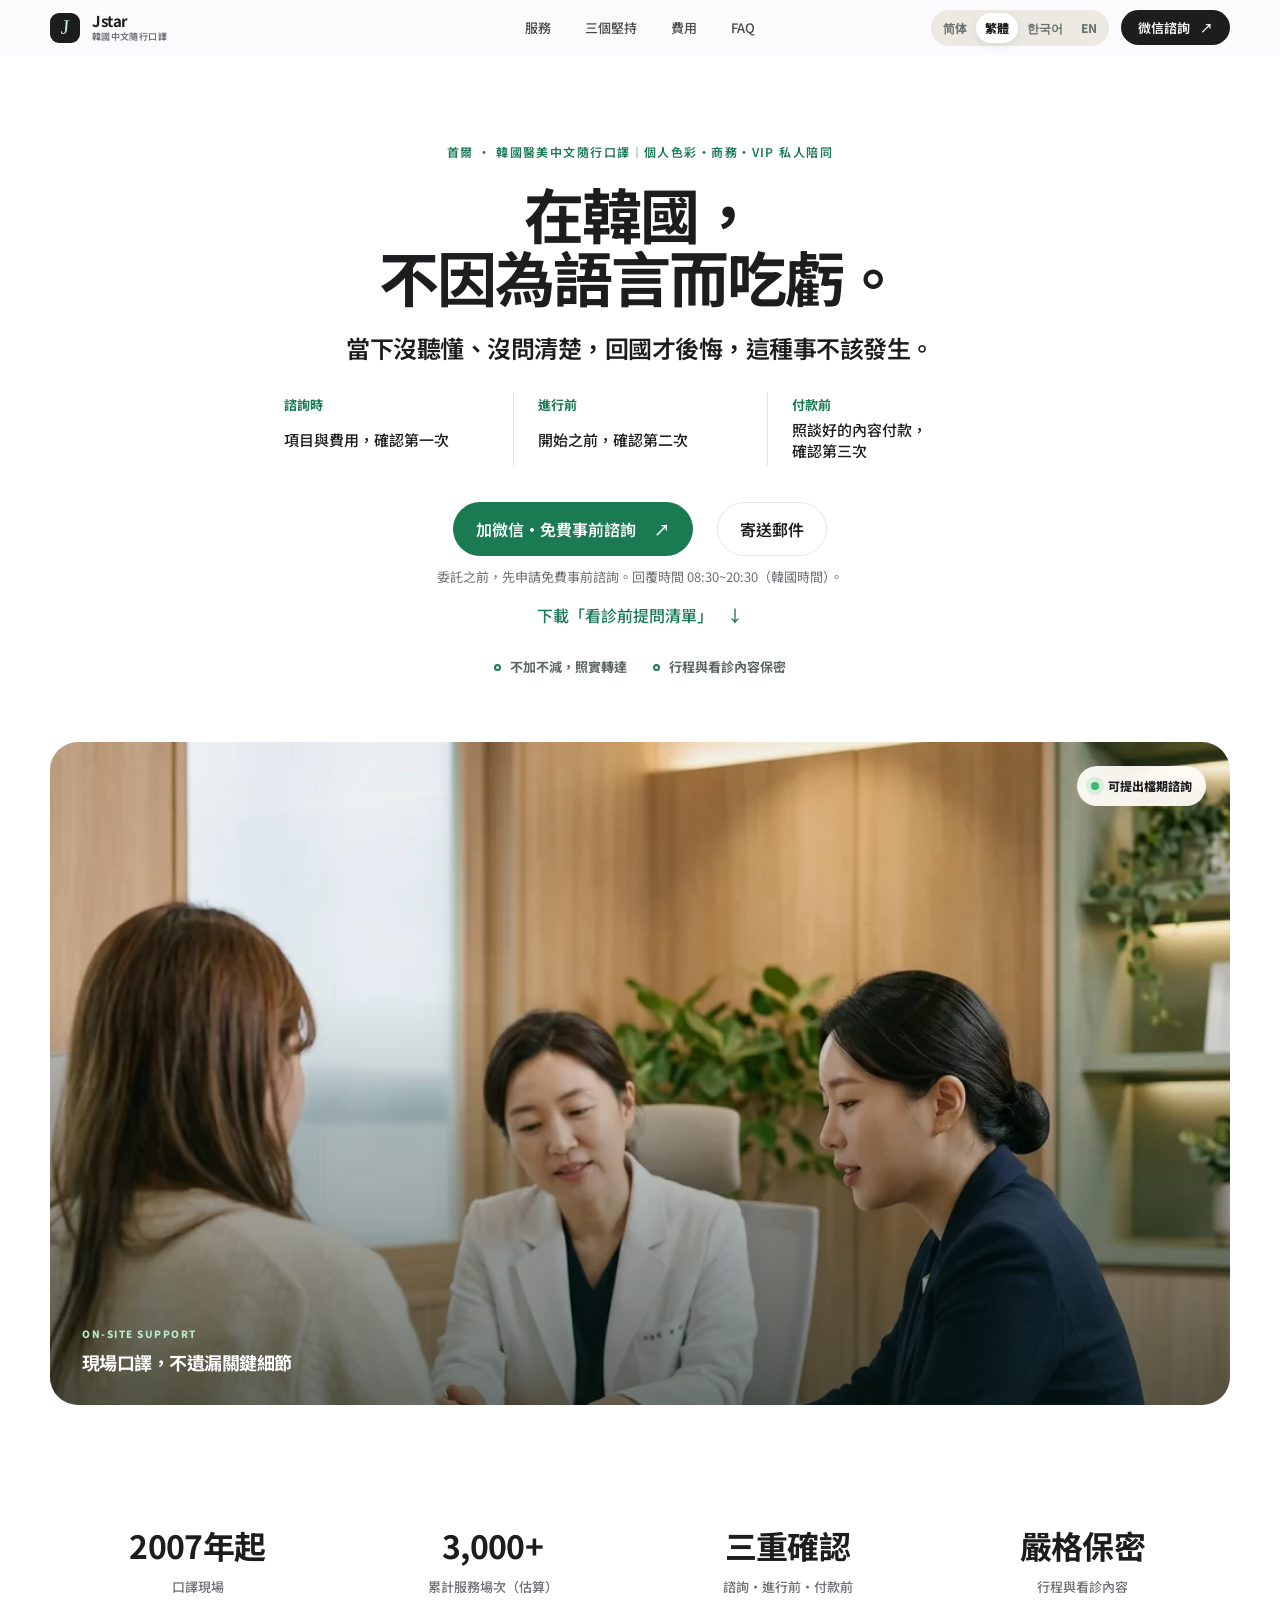
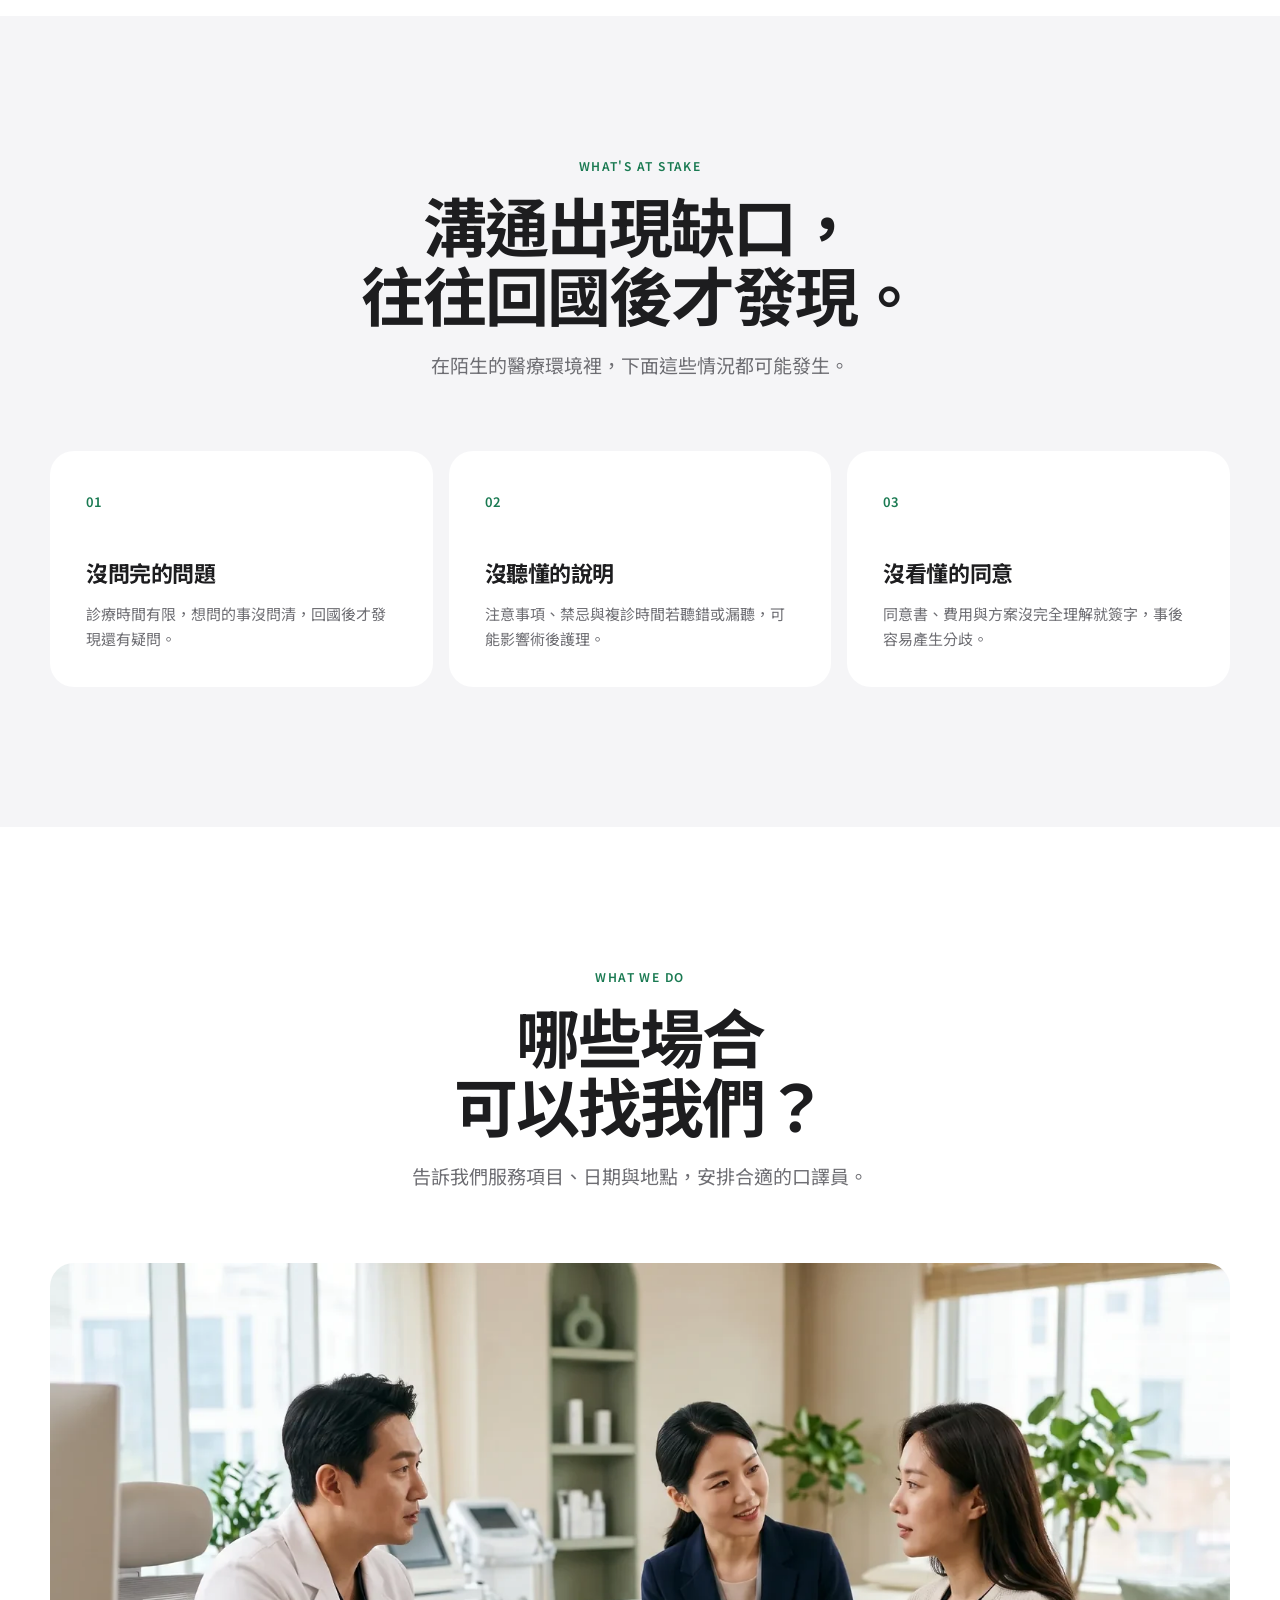
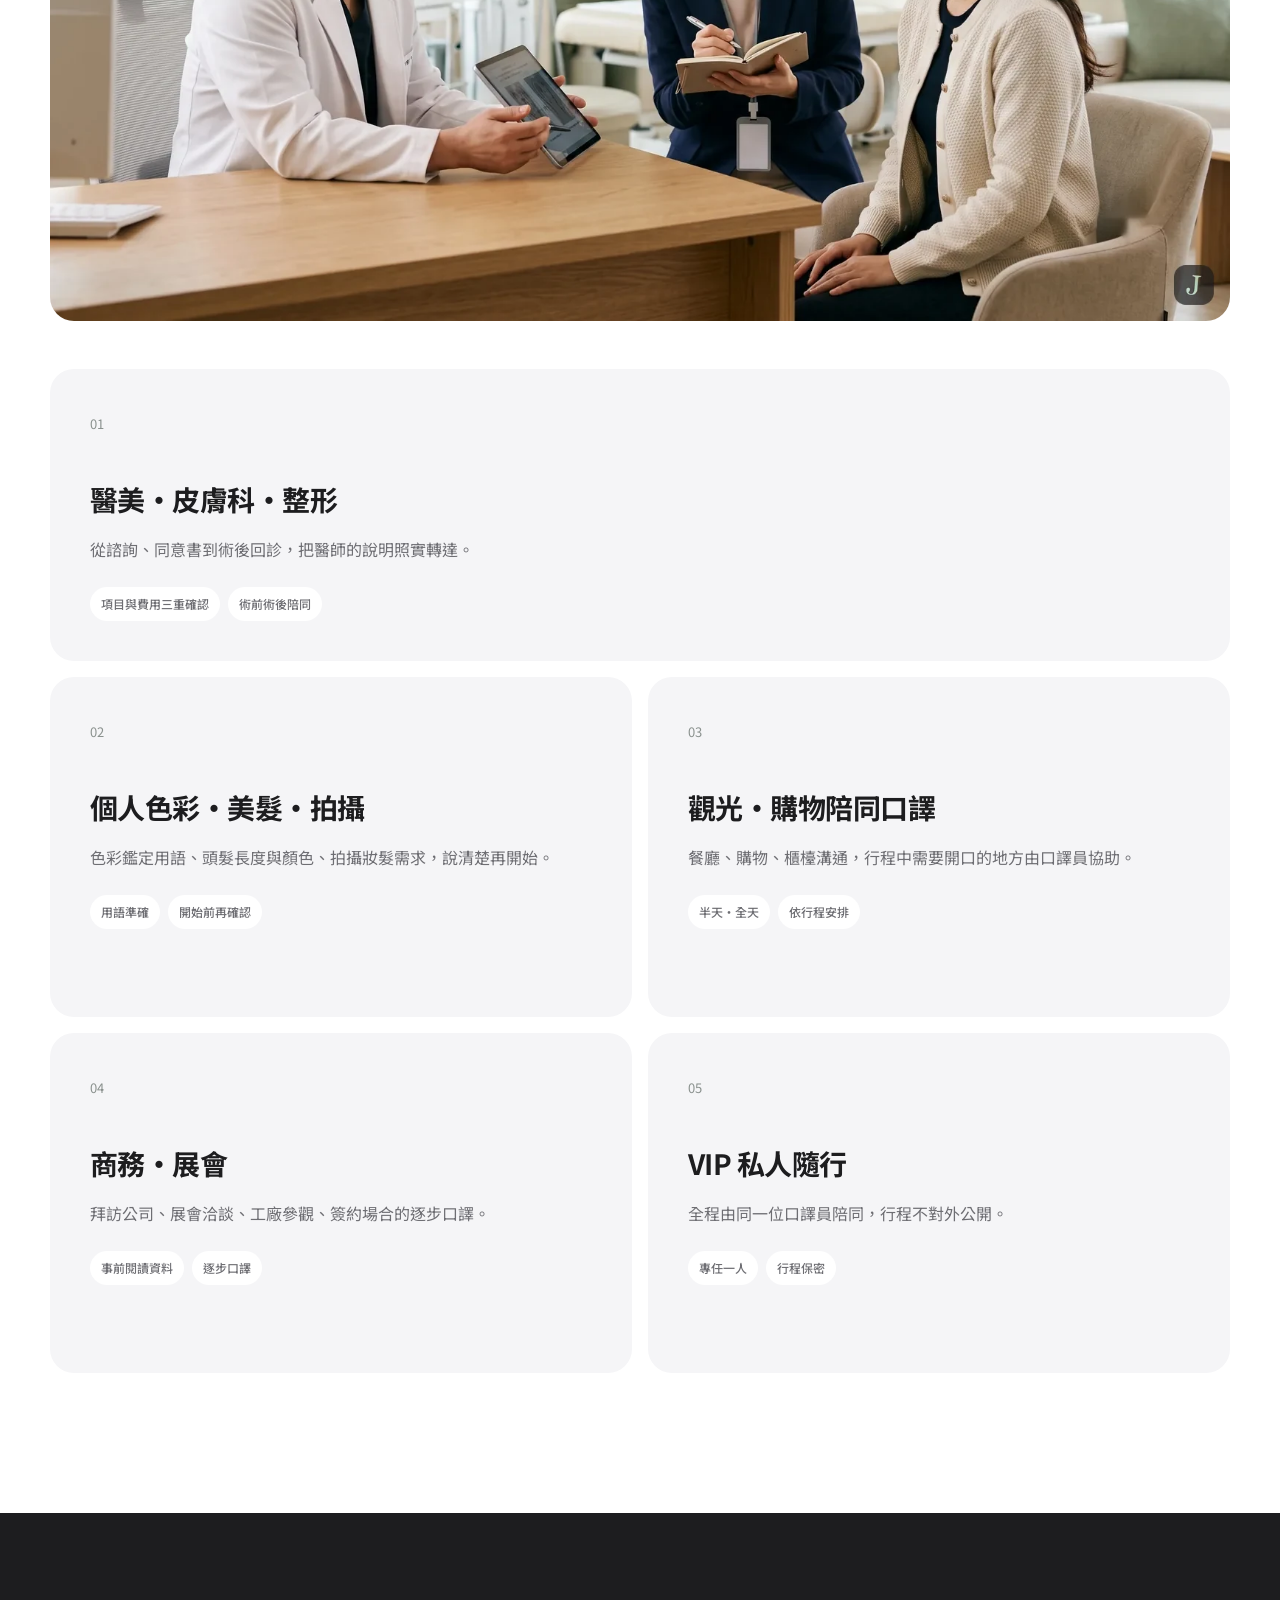
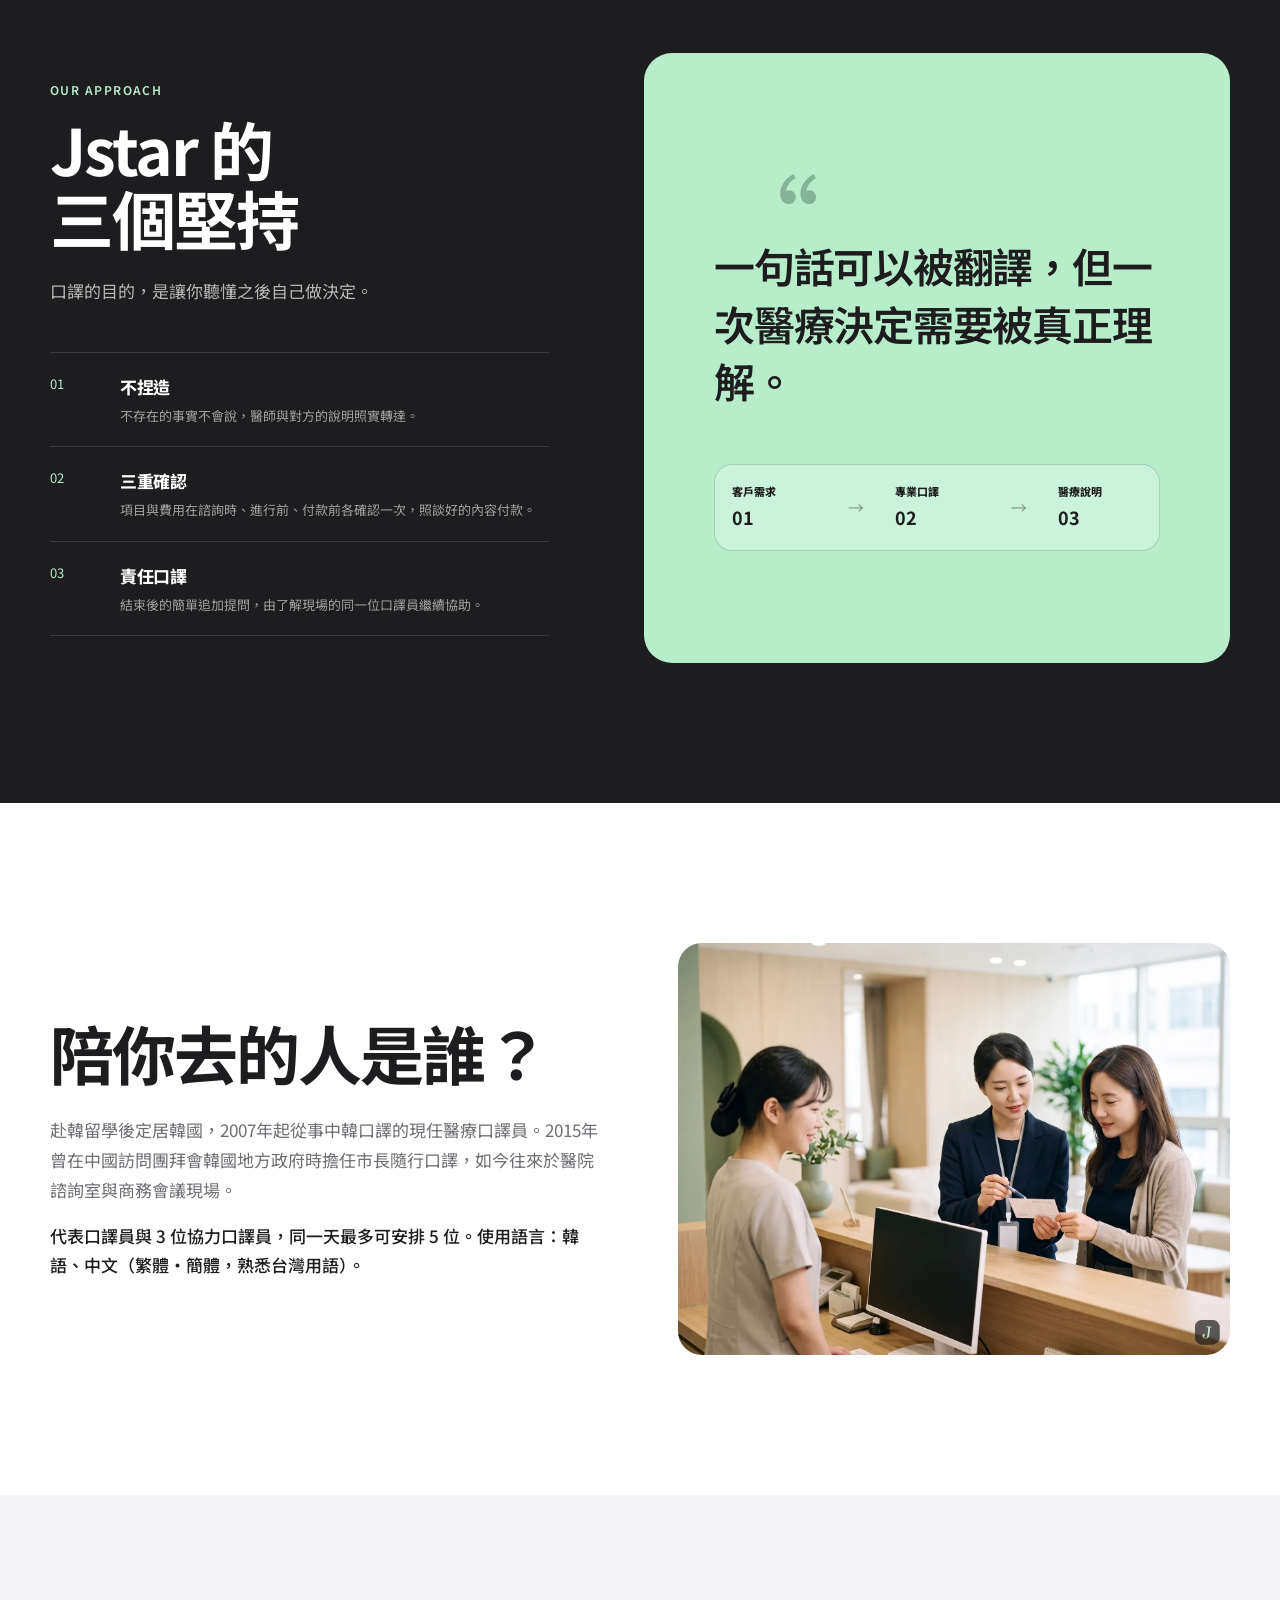
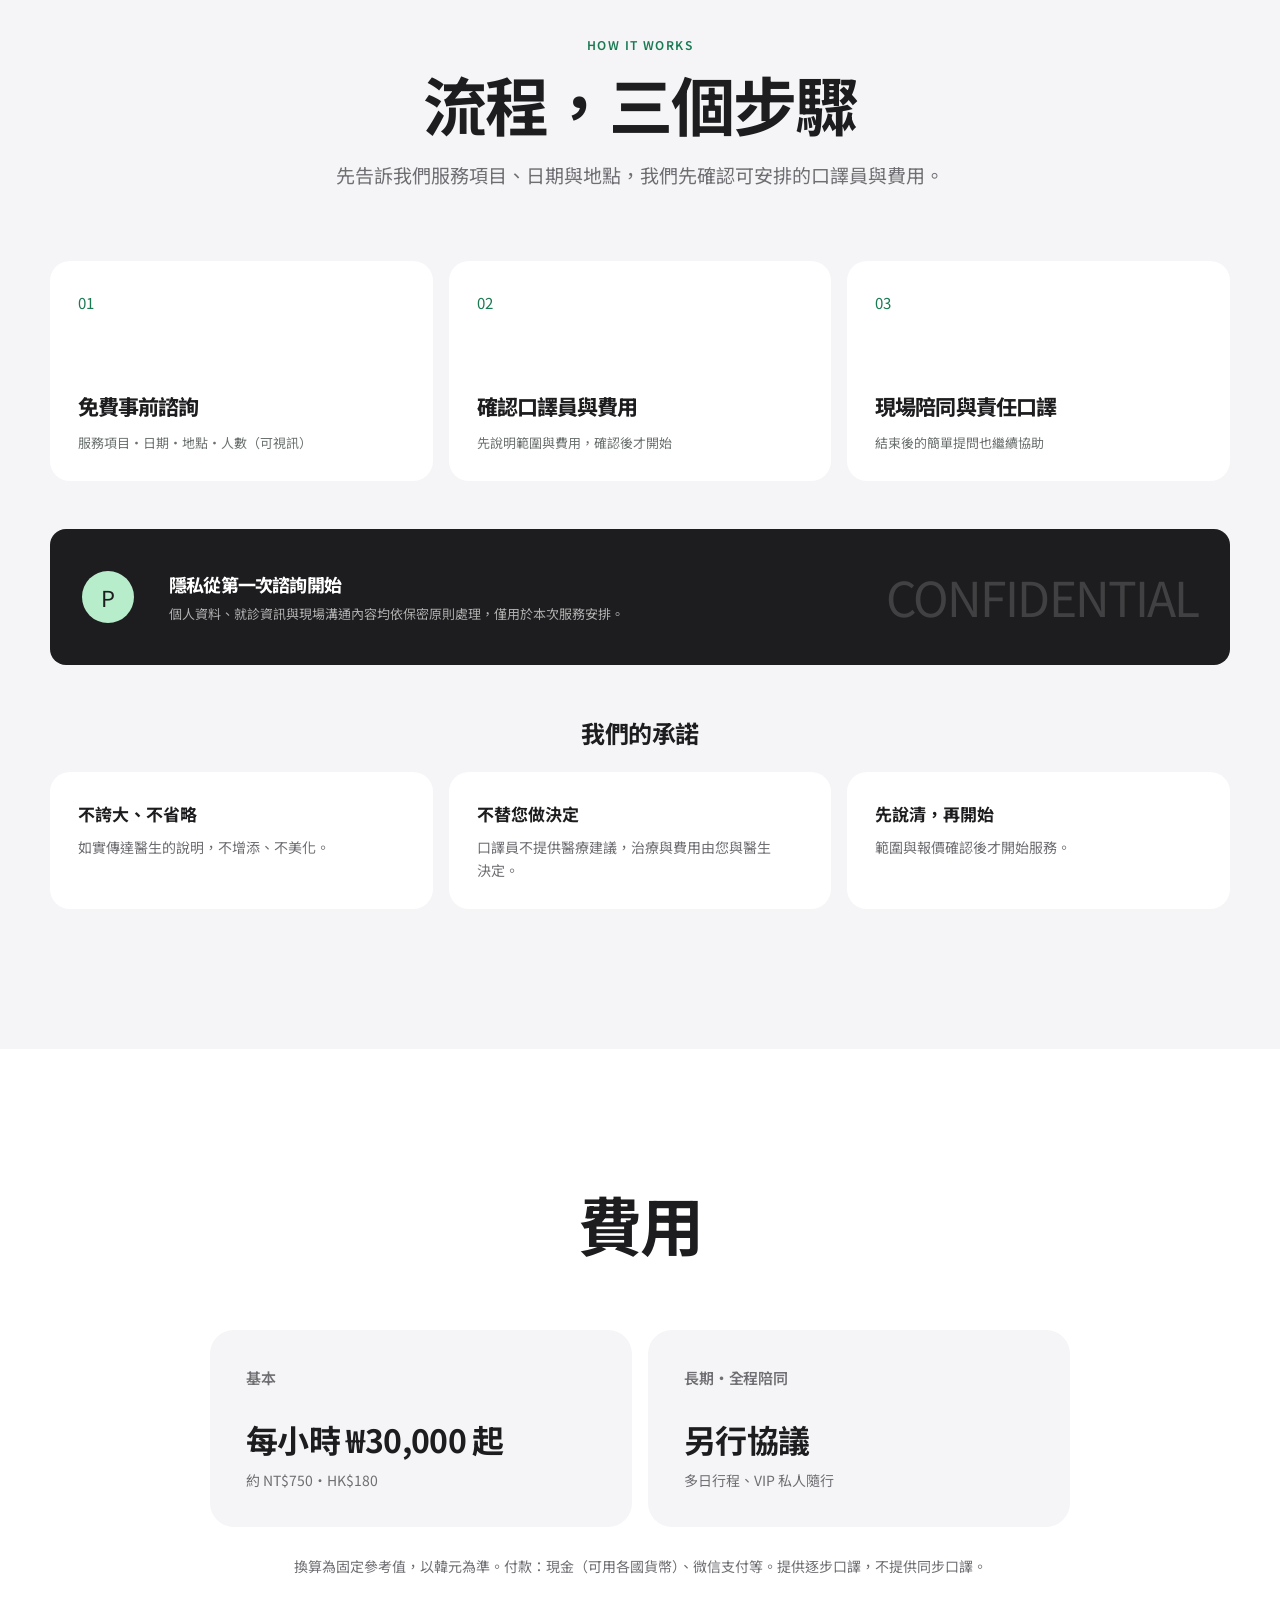
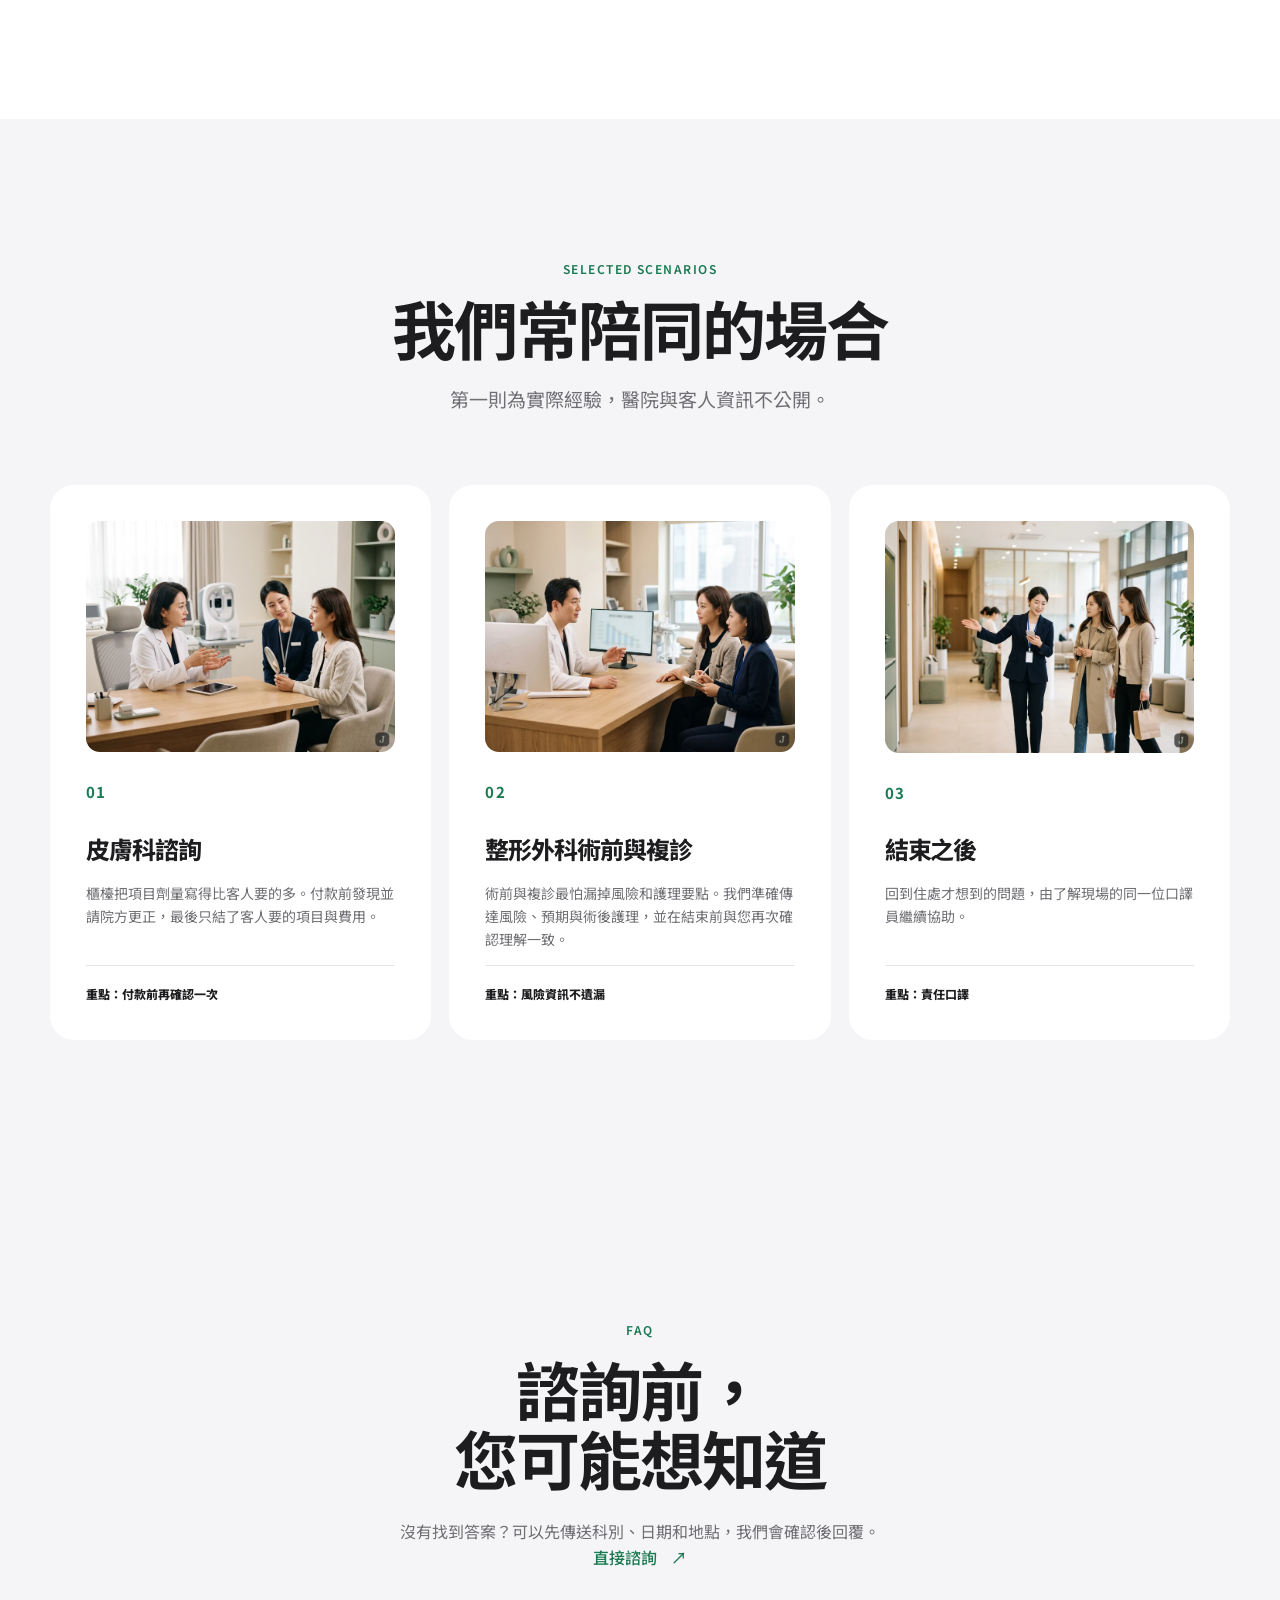
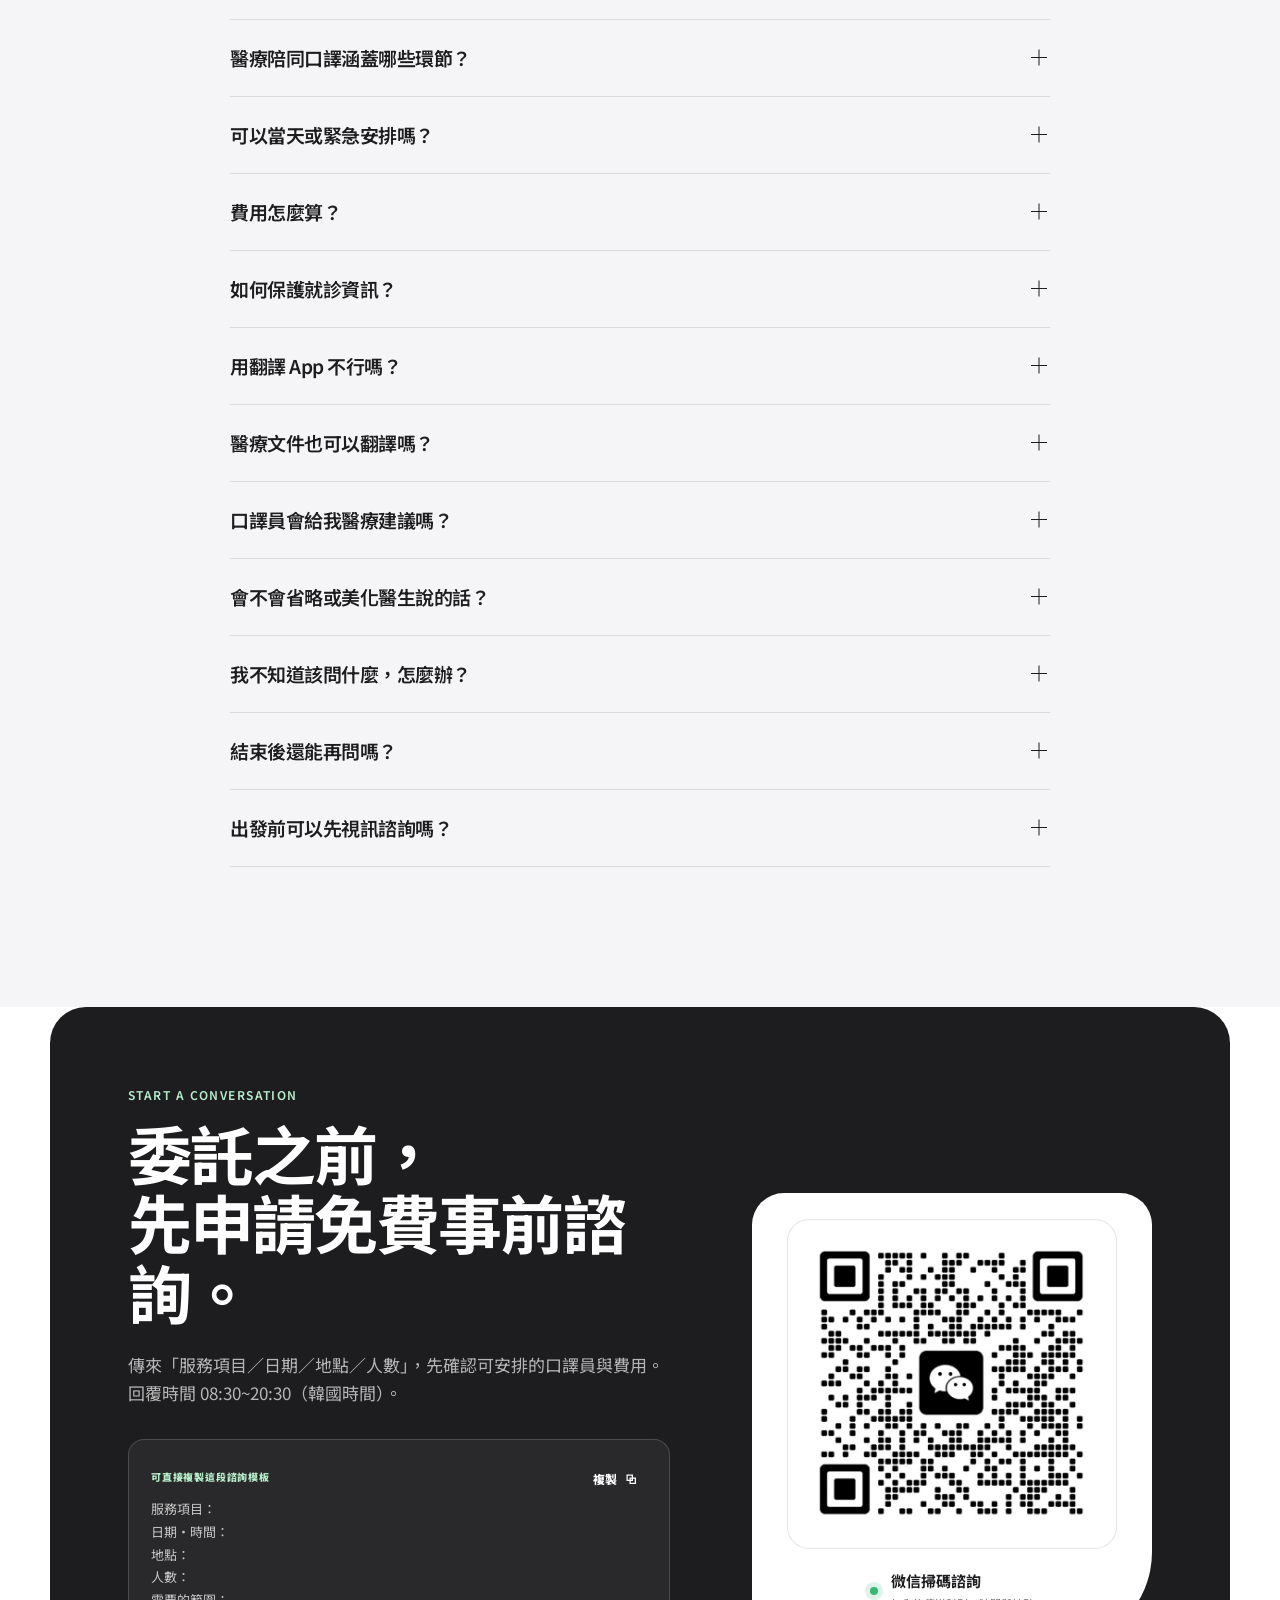
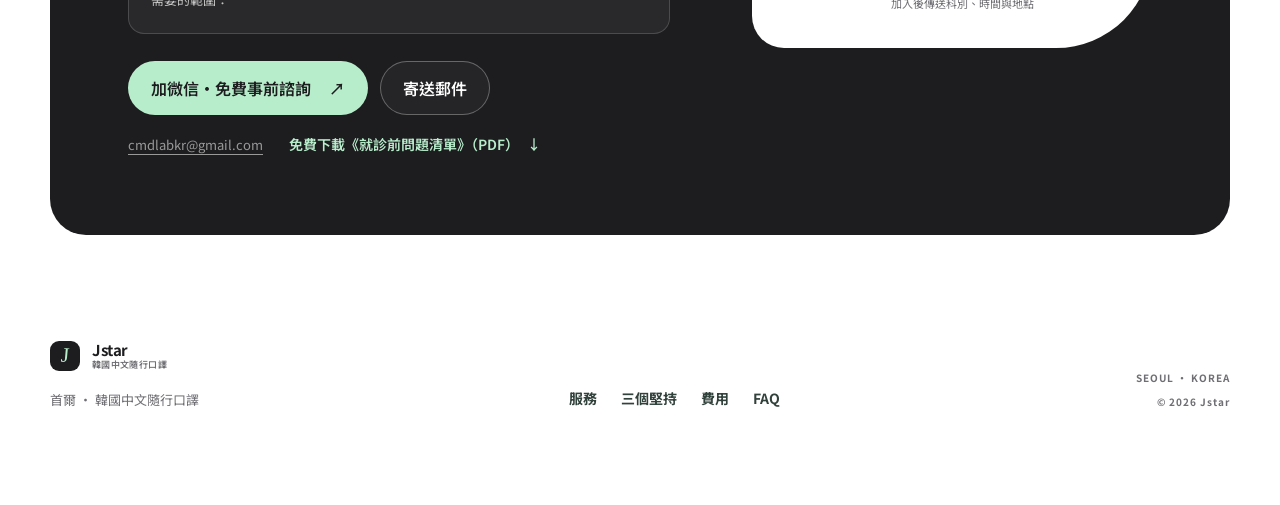
<file: zh-tw/index.html>
<!doctype html>
<html lang="zh-TW" data-base="../">
<head>
  <meta charset="utf-8" />
  <meta name="viewport" content="width=device-width, initial-scale=1" />
  <meta name="theme-color" content="#fbfbfd" />
  <link rel="icon" href="../assets/icons/favicon.ico" sizes="32x32" />
  <link rel="icon" href="../assets/icons/favicon.svg" type="image/svg+xml" />
  <link rel="apple-touch-icon" href="../assets/icons/apple-touch-icon.png" />
  <link rel="manifest" href="../assets/icons/site.webmanifest" />
  <title>韓國醫美翻譯·中文隨行口譯 | 皮膚科·個人色彩·商務 - Jstar</title>
  <meta name="description" content="來韓國做醫美、個人色彩鑑定或談生意？首爾中文隨行口譯，2007年起的口譯現場經驗。項目與費用三重確認（諮詢時·進行前·付款前），每小時₩30,000起，可先免費事前諮詢。" />
  <link rel="canonical" href="https://coorocket.github.io/jstars/zh-tw/" />
  <link rel="alternate" hreflang="zh-CN" href="https://coorocket.github.io/jstars/" />
  <link rel="alternate" hreflang="zh-TW" href="https://coorocket.github.io/jstars/zh-tw/" />
  <link rel="alternate" hreflang="zh-HK" href="https://coorocket.github.io/jstars/zh-tw/" />
  <link rel="alternate" hreflang="ko" href="https://coorocket.github.io/jstars/ko/" />
  <link rel="alternate" hreflang="en" href="https://coorocket.github.io/jstars/en/" />
  <link rel="alternate" hreflang="x-default" href="https://coorocket.github.io/jstars/en/" />
  <link rel="alternate" hreflang="zh-Hans" href="https://coorocket.github.io/jstars/" />
  <link rel="alternate" hreflang="zh-Hant" href="https://coorocket.github.io/jstars/zh-tw/" />

  <meta property="og:type" content="website" />
  <meta property="og:site_name" content="Jstar" />
  <meta property="og:locale" content="zh_TW" />
  <meta property="og:title" content="韓國醫美翻譯·中文隨行口譯 | 皮膚科·個人色彩·商務 - Jstar" />
  <meta property="og:description" content="來韓國做醫美、個人色彩鑑定或談生意？首爾中文隨行口譯，2007年起的口譯現場經驗。項目與費用三重確認（諮詢時·進行前·付款前），每小時₩30,000起，可先免費事前諮詢。" />
  <meta property="og:url" content="https://coorocket.github.io/jstars/zh-tw/" />
  <meta property="og:image" content="https://coorocket.github.io/jstars/assets/og/og-zh-TW.jpg" />
  <meta property="og:image:width" content="1200" />
  <meta property="og:image:height" content="630" />
  <meta property="og:image:alt" content="韓國中文隨行口譯 · 首爾 Jstar" />

  <meta name="twitter:card" content="summary_large_image" />
  <meta name="twitter:title" content="韓國醫美翻譯·中文隨行口譯 | 皮膚科·個人色彩·商務 - Jstar" />
  <meta name="twitter:description" content="來韓國做醫美、個人色彩鑑定或談生意？首爾中文隨行口譯，2007年起的口譯現場經驗。項目與費用三重確認（諮詢時·進行前·付款前），每小時₩30,000起，可先免費事前諮詢。" />
  <meta name="twitter:image" content="https://coorocket.github.io/jstars/assets/og/og-zh-TW.jpg" />

  <script type="application/ld+json">
    {
      "@context": "https://schema.org",
      "@type": [
        "ProfessionalService",
        "LocalBusiness"
      ],
      "name": "Jstar",
      "alternateName": [
        "제이스타",
        "Jstar Studio"
      ],
      "url": "https://coorocket.github.io/jstars/zh-tw/",
      "image": "https://coorocket.github.io/jstars/assets/translation.webp",
      "description": "來韓國做醫美、個人色彩鑑定或談生意？首爾中文隨行口譯，2007年起的口譯現場經驗。項目與費用三重確認（諮詢時·進行前·付款前），每小時₩30,000起，可先免費事前諮詢。",
      "inLanguage": "zh-TW",
      "email": "cmdlabkr@gmail.com",
      "areaServed": [
        "Seoul",
        "South Korea"
      ],
      "knowsLanguage": [
        "ko",
        "zh-Hans",
        "zh-Hant"
      ],
      "priceRange": "₩30,000~ / hour",
      "serviceType": [
        "Chinese–Korean consecutive interpretation",
        "Medical interpretation",
        "Beauty and personal colour interpretation",
        "Business meeting interpretation",
        "VIP escort interpretation",
        "Document translation"
      ]
    }
  </script>
  <script type="application/ld+json">
    {
      "@context": "https://schema.org",
      "@type": "FAQPage",
      "inLanguage": "zh-TW",
      "mainEntity": [
        {
          "@type": "Question",
          "name": "醫療陪同口譯涵蓋哪些環節？",
          "acceptedAnswer": {
            "@type": "Answer",
            "text": "可涵蓋初診、檢查說明、療程或手術諮詢、術前溝通、術後複診與護理說明，依實際需要安排。"
          }
        },
        {
          "@type": "Question",
          "name": "可以當天或緊急安排嗎？",
          "acceptedAnswer": {
            "@type": "Answer",
            "text": "可以先提供時間、地點與科別，我們會優先確認可用口譯員並儘快回覆。是否可安排以當日檔期為準。"
          }
        },
        {
          "@type": "Question",
          "name": "費用怎麼算？",
          "acceptedAnswer": {
            "@type": "Answer",
            "text": "每小時 ₩30,000 起，依時間、地點、難度與事前準備報價；長期或全程陪同另行協議。確認後才開始。"
          }
        },
        {
          "@type": "Question",
          "name": "如何保護就診資訊？",
          "acceptedAnswer": {
            "@type": "Answer",
            "text": "口譯員遵循保密原則，個人資料和診療內容僅用於服務安排與現場溝通，不對外公開。"
          }
        },
        {
          "@type": "Question",
          "name": "用翻譯 App 不行嗎？",
          "acceptedAnswer": {
            "@type": "Answer",
            "text": "問路、點餐用 App 就夠了。但項目、劑量、費用、同意書這類說錯就有損失的內容，需要有人當場確認雙方理解一致。"
          }
        },
        {
          "@type": "Question",
          "name": "醫療文件也可以翻譯嗎？",
          "acceptedAnswer": {
            "@type": "Answer",
            "text": "支援診斷書、檢查報告、同意書、術後指導等中韓翻譯。請先傳送文件類型與頁數確認範圍。"
          }
        },
        {
          "@type": "Question",
          "name": "口譯員會給我醫療建議嗎？",
          "acceptedAnswer": {
            "@type": "Answer",
            "text": "不會。口譯員只負責準確傳達，不提供醫療建議，也不替醫生或您做決定。治療與費用由您與醫生決定。"
          }
        },
        {
          "@type": "Question",
          "name": "會不會省略或美化醫生說的話？",
          "acceptedAnswer": {
            "@type": "Answer",
            "text": "不會。我們遵循不誇大、不省略的原則，保留醫生說明的專業邊界。"
          }
        },
        {
          "@type": "Question",
          "name": "我不知道該問什麼，怎麼辦？",
          "acceptedAnswer": {
            "@type": "Answer",
            "text": "可以先告訴我們就診目的與顧慮，我們協助整理需要向醫生確認的問題清單。"
          }
        },
        {
          "@type": "Question",
          "name": "結束後還能再問嗎？",
          "acceptedAnswer": {
            "@type": "Answer",
            "text": "可以。簡單的追加提問由同一位口譯員繼續協助（責任口譯）。"
          }
        },
        {
          "@type": "Question",
          "name": "出發前可以先視訊諮詢嗎？",
          "acceptedAnswer": {
            "@type": "Answer",
            "text": "可以。來韓國之前可先用視訊做免費事前諮詢。"
          }
        }
      ]
    }
  </script>
  <link rel="preload" href="../assets/translation.webp" as="image" type="image/webp" fetchpriority="high" />
  <link rel="preconnect" href="https://fonts.googleapis.com" />
  <link rel="preconnect" href="https://fonts.gstatic.com" crossorigin />
  <link rel="stylesheet" href="https://fonts.googleapis.com/css2?family=Noto+Sans+TC:wght@500;600;700;800&amp;display=swap" />
  <link rel="stylesheet" href="../styles.css?v=20261123-1" />
</head>
<body>
  <a class="skip-link" href="#main" data-i18n="a11y.skip">跳到主要內容</a>

  <header class="site-header" id="siteHeader">
    <div class="nav-shell container">
      <a class="brand" href="#hero" data-i18n-aria="brand.name" aria-label="Jstar">
        <span class="brand-mark" aria-hidden="true"><span>J</span></span>
        <span class="brand-copy"><strong data-i18n="brand.name">Jstar</strong><small data-i18n="brand.tagline">韓國中文隨行口譯</small></span>
      </a>

      <button class="menu-toggle" id="menuToggle" type="button" aria-expanded="false" aria-controls="primaryNav" data-i18n-aria="a11y.openMenu" aria-label="開啟選單">
        <span></span><span></span>
      </button>

      <nav class="primary-nav" id="primaryNav" aria-label="Primary">
        <a href="#services" data-i18n="nav.services">服務</a>
        <a href="#approach" data-i18n="nav.approach">三個堅持</a>
        <a href="#rates" data-i18n="nav.rates">費用</a>
        <a href="#faq" data-i18n="nav.faq">FAQ</a>
        <div class="mobile-language" role="group" aria-label="Language">
          <a class="lang-button" href="../" hreflang="zh-CN" lang="zh-CN" data-lang="zh-CN">简体</a>
          <a class="lang-button is-active" href="../zh-tw/" hreflang="zh-TW" lang="zh-TW" data-lang="zh-TW" aria-current="true">繁體</a>
          <a class="lang-button" href="../ko/" hreflang="ko" lang="ko" data-lang="ko">한국어</a>
          <a class="lang-button" href="../en/" hreflang="en" lang="en" data-lang="en">English</a>
        </div>
      </nav>

      <div class="nav-actions">
        <div class="language-switch" role="group" aria-label="Language">
          <a class="lang-button" href="../" hreflang="zh-CN" lang="zh-CN" data-lang="zh-CN">简体</a>
          <a class="lang-button is-active" href="../zh-tw/" hreflang="zh-TW" lang="zh-TW" data-lang="zh-TW" aria-current="true">繁體</a>
          <a class="lang-button" href="../ko/" hreflang="ko" lang="ko" data-lang="ko">한국어</a>
          <a class="lang-button" href="../en/" hreflang="en" lang="en" data-lang="en">EN</a>
        </div>
        <button class="button button--dark button--small" type="button" data-open-wechat data-track="header_cta"><span data-i18n="nav.contact">微信諮詢</span><span aria-hidden="true">↗</span></button>
      </div>
    </div>
  </header>

  <main id="main">
    <section class="hero" id="hero" aria-labelledby="hero-title">
      <div class="hero-backdrop" aria-hidden="true"></div>
      <div class="container hero-grid">
        <div class="hero-copy reveal">
          <h1 class="eyebrow"><span></span><span data-i18n="hero.eyebrow">首爾 · 韓國醫美中文隨行口譯｜個人色彩·商務·VIP 私人陪同</span></h1>
          <p class="hero-title" id="hero-title" data-i18n-html="hero.title">在韓國，<br>不因為語言而吃虧。</p>
          <p class="hero-lead" data-i18n="hero.lead">當下沒聽懂、沒問清楚，回國才後悔，這種事不該發生。</p>
          <ul class="hero-steps">
            <li><b data-i18n="hero.step1.label">諮詢時</b><span data-i18n="hero.step1.text">項目與費用，確認第一次</span></li>
            <li><b data-i18n="hero.step2.label">進行前</b><span data-i18n="hero.step2.text">開始之前，確認第二次</span></li>
            <li><b data-i18n="hero.step3.label">付款前</b><span data-i18n="hero.step3.text">照談好的內容付款，確認第三次</span></li>
          </ul>
          <div class="hero-actions">
            <button class="button button--primary" type="button" data-open-wechat data-track="hero_cta"><span data-i18n="hero.primary">加微信・免費事前諮詢</span><span aria-hidden="true">↗</span></button>
            <a class="button button--ghost" href="mailto:cmdlabkr@gmail.com?subject=Medical%20Interpretation%20Inquiry" data-track="hero_sub"><span data-i18n="contact.email">寄送郵件</span></a>
          </div>
          <p class="contact-note" data-i18n="hero.note">委託之前，先申請免費事前諮詢。回覆時間 08:30~20:30（韓國時間）。</p>
          <div class="hero-actions hero-actions--secondary">
            <a class="text-link" href="../assets/checklist-zh.pdf" download data-i18n-href="hero.secondaryHref" data-track="checklist_download"><span data-i18n="hero.secondary">下載「看診前提問清單」</span><span aria-hidden="true">↓</span></a>
          </div>
          <div class="hero-reassurance" aria-label="Key benefits">
            <span><i></i><span data-i18n="hero.point1">不加不減，照實轉達</span></span>
            <span><i></i><span data-i18n="hero.point2">行程與看診內容保密</span></span>
          </div>
        </div>

        <div class="hero-visual reveal reveal--delay">
          <div class="hero-image-frame">
            <img src="../assets/translation.webp" alt="中文醫療口譯員在診室協助醫生與患者溝通" data-i18n-alt="hero.imageAlt" width="1024" height="1024" fetchpriority="high" />
            <div class="image-label image-label--top"><span class="signal" aria-hidden="true"></span><span data-i18n="hero.availability">可提出檔期諮詢</span></div>
            <div class="image-label image-label--bottom"><small data-i18n="hero.imageKicker">ON-SITE SUPPORT</small><strong data-i18n="hero.imageTitle">現場口譯，不遺漏關鍵細節</strong></div>
          </div>
          <div class="hero-stamp" aria-hidden="true"><span>JSTAR</span><b>中文 · 한국어</b><span>SEOUL</span></div>
        </div>
      </div>

      <div class="container trust-row" aria-label="Service highlights">
        <div><strong data-i18n="trust.c1.big">2007年起</strong><span data-i18n="trust.c1.small">口譯現場</span></div>
        <div><strong data-i18n="trust.c2.big">3,000+</strong><span data-i18n="trust.c2.small">累計服務場次（估算）</span></div>
        <div><strong data-i18n="trust.c3.big">三重確認</strong><span data-i18n="trust.c3.small">諮詢・進行前・付款前</span></div>
        <div><strong data-i18n="trust.c4.big">嚴格保密</strong><span data-i18n="trust.c4.small">行程與看診內容</span></div>
      </div>
    </section>

    <section class="section section--stakes" id="stakes" aria-labelledby="stakes-title">
      <div class="container">
        <div class="section-heading reveal">
          <div><p class="section-kicker" data-i18n="stakes.kicker">WHAT'S AT STAKE</p><h2 id="stakes-title" data-i18n-html="stakes.title">溝通出現缺口，<br>往往回國後才發現。</h2></div>
          <p data-i18n="stakes.lead">在陌生的醫療環境裡，下面這些情況都可能發生。</p>
        </div>
        <div class="stakes-grid">
          <article class="stakes-card reveal"><span>01</span><h3 data-i18n="stakes.item1.title">沒問完的問題</h3><p data-i18n="stakes.item1.body">診療時間有限，想問的事沒問清，回國後才發現還有疑問。</p></article>
          <article class="stakes-card reveal"><span>02</span><h3 data-i18n="stakes.item2.title">沒聽懂的說明</h3><p data-i18n="stakes.item2.body">注意事項、禁忌與複診時間若聽錯或漏聽，可能影響術後護理。</p></article>
          <article class="stakes-card reveal"><span>03</span><h3 data-i18n="stakes.item3.title">沒看懂的同意</h3><p data-i18n="stakes.item3.body">同意書、費用與方案沒完全理解就簽字，事後容易產生分歧。</p></article>
        </div>
      </div>
    </section>

    <section class="section section--light" id="services" aria-labelledby="services-title">
      <div class="container">
        <div class="section-heading reveal">
          <div><p class="section-kicker" data-i18n="services.kicker">WHAT WE DO</p><h2 id="services-title" data-i18n-html="services.title">哪些場合<br>可以找我們？</h2></div>
          <p data-i18n="services.lead">告訴我們服務項目、日期與地點，安排合適的口譯員。</p>
        </div>

        <figure class="section-photo reveal"><img class="section-photo__img" src="../assets/img/service-consultation.webp" width="1600" height="893" alt="在江南皮膚科診間，醫療口譯員為客戶翻譯醫師的說明" data-i18n-alt="services.imageAlt" loading="lazy" decoding="async" /></figure>

        <div class="service-grid service-grid--five">
          <article class="service-card reveal">
            <span class="card-number">01</span>
            <h3 data-i18n="services.item1.title">醫美・皮膚科・整形</h3><p data-i18n="services.item1.body">從諮詢、同意書到術後回診，把醫師的說明照實轉達。</p>
            <ul><li data-i18n="services.item1.tag1">項目與費用三重確認</li><li data-i18n="services.item1.tag2">術前術後陪同</li></ul>
          </article>
          <article class="service-card reveal">
            <span class="card-number">02</span>
            <h3 data-i18n="services.item2.title">個人色彩・美髮・拍攝</h3><p data-i18n="services.item2.body">色彩鑑定用語、頭髮長度與顏色、拍攝妝髮需求，說清楚再開始。</p>
            <ul><li data-i18n="services.item2.tag1">用語準確</li><li data-i18n="services.item2.tag2">開始前再確認</li></ul>
          </article>
          <article class="service-card reveal">
            <span class="card-number">03</span>
            <h3 data-i18n="services.item3.title">觀光・購物陪同口譯</h3><p data-i18n="services.item3.body">餐廳、購物、櫃檯溝通，行程中需要開口的地方由口譯員協助。</p>
            <ul><li data-i18n="services.item3.tag1">半天・全天</li><li data-i18n="services.item3.tag2">依行程安排</li></ul>
          </article>
          <article class="service-card reveal">
            <span class="card-number">04</span>
            <h3 data-i18n="services.item4.title">商務・展會</h3><p data-i18n="services.item4.body">拜訪公司、展會洽談、工廠參觀、簽約場合的逐步口譯。</p>
            <ul><li data-i18n="services.item4.tag1">事前閱讀資料</li><li data-i18n="services.item4.tag2">逐步口譯</li></ul>
          </article>
          <article class="service-card reveal">
            <span class="card-number">05</span>
            <h3 data-i18n="services.item5.title">VIP 私人隨行</h3><p data-i18n="services.item5.body">全程由同一位口譯員陪同，行程不對外公開。</p>
            <ul><li data-i18n="services.item5.tag1">專任一人</li><li data-i18n="services.item5.tag2">行程保密</li></ul>
          </article>
        </div>
      </div>
    </section>

    <section class="section section--ink" id="approach" aria-labelledby="approach-title">
      <div class="container approach-grid">
        <div class="approach-copy reveal">
          <p class="section-kicker section-kicker--mint" data-i18n="approach.kicker">OUR APPROACH</p>
          <h2 id="approach-title" data-i18n-html="approach.title">Jstar 的<br>三個堅持</h2>
          <p class="approach-lead" data-i18n="approach.lead">口譯的目的，是讓你聽懂之後自己做決定。</p>
          <div class="approach-points">
            <article><span>01</span><div><h3 data-i18n="approach.point1.title">不捏造</h3><p data-i18n="approach.point1.body">不存在的事實不會說，醫師與對方的說明照實轉達。</p></div></article>
            <article><span>02</span><div><h3 data-i18n="approach.point2.title">三重確認</h3><p data-i18n="approach.point2.body">項目與費用在諮詢時、進行前、付款前各確認一次，照談好的內容付款。</p></div></article>
            <article><span>03</span><div><h3 data-i18n="approach.point3.title">責任口譯</h3><p data-i18n="approach.point3.body">結束後的簡單追加提問，由了解現場的同一位口譯員繼續協助。</p></div></article>
          </div>
        </div>
        <div class="approach-visual reveal reveal--delay">
          <div class="quote-mark" aria-hidden="true">“</div>
          <blockquote data-i18n="approach.quote">一句話可以被翻譯，但一次醫療決定需要被真正理解。</blockquote>
          <div class="flow-card">
            <div><span data-i18n="approach.flow.patient">客戶需求</span><b>01</b></div><i aria-hidden="true">→</i>
            <div><span data-i18n="approach.flow.interpreter">專業口譯</span><b>02</b></div><i aria-hidden="true">→</i>
            <div><span data-i18n="approach.flow.clinic">醫療說明</span><b>03</b></div>
          </div>
        </div>
      </div>
    </section>

    <section class="section section--light" id="interpreter" aria-labelledby="interpreter-title">
      <div class="container interpreter-grid">
        <div class="interpreter-copy reveal">
          <h2 id="interpreter-title" data-i18n="interpreter.title">陪你去的人是誰？</h2>
          <p data-i18n="interpreter.body">赴韓留學後定居韓國，2007年起從事中韓口譯的現任醫療口譯員。2015年曾在中國訪問團拜會韓國地方政府時擔任市長隨行口譯，如今往來於醫院諮詢室與商務會議現場。</p>
          <p data-i18n="interpreter.body2">代表口譯員與 3 位協力口譯員，同一天最多可安排 5 位。使用語言：韓語、中文（繁體・簡體，熟悉台灣用語）。</p>
        </div>
        <figure class="interpreter-photo reveal reveal--delay"><img src="../assets/img/for-patients-reception.webp" width="1600" height="1195" alt="口譯員在醫院櫃檯為客戶說明預約行程" data-i18n-alt="interpreter.imageAlt" loading="lazy" decoding="async" /></figure>
      </div>
    </section>

    <section class="section section--sand" id="process" aria-labelledby="process-title">
      <div class="container">
        <div class="section-heading reveal">
          <div><p class="section-kicker" data-i18n="process.kicker">HOW IT WORKS</p><h2 id="process-title" data-i18n="process.title">流程，三個步驟</h2></div>
          <p data-i18n="process.lead">先告訴我們服務項目、日期與地點，我們先確認可安排的口譯員與費用。</p>
        </div>
        <ol class="process-list process-list--three">
          <li class="reveal"><span>01</span><div><h3 data-i18n="process.step1.title">免費事前諮詢</h3><p data-i18n="process.step1.body">服務項目・日期・地點・人數（可視訊）</p></div></li>
          <li class="reveal"><span>02</span><div><h3 data-i18n="process.step2.title">確認口譯員與費用</h3><p data-i18n="process.step2.body">先說明範圍與費用，確認後才開始</p></div></li>
          <li class="reveal"><span>03</span><div><h3 data-i18n="process.step3.title">現場陪同與責任口譯</h3><p data-i18n="process.step3.body">結束後的簡單提問也繼續協助</p></div></li>
        </ol>
        <div class="privacy-note reveal">
          <span class="privacy-icon" aria-hidden="true">P</span>
          <div><h3 data-i18n="process.privacy.title">隱私從第一次諮詢開始</h3><p data-i18n="process.privacy.body">個人資料、就診資訊與現場溝通內容均依保密原則處理，僅用於本次服務安排。</p></div>
          <span class="privacy-word">CONFIDENTIAL</span>
        </div>
        <div class="promise reveal">
          <h3 class="promise-title" data-i18n="process.promise.title">我們的承諾</h3>
          <div class="promise-grid">
            <div><h4 data-i18n="process.promise.p1.title">不誇大、不省略</h4><p data-i18n="process.promise.p1.body">如實傳達醫生的說明，不增添、不美化。</p></div>
            <div><h4 data-i18n="process.promise.p2.title">不替您做決定</h4><p data-i18n="process.promise.p2.body">口譯員不提供醫療建議，治療與費用由您與醫生決定。</p></div>
            <div><h4 data-i18n="process.promise.p3.title">先說清，再開始</h4><p data-i18n="process.promise.p3.body">範圍與報價確認後才開始服務。</p></div>
          </div>
        </div>
      </div>
    </section>

    <section class="section section--light" id="rates" aria-labelledby="rates-title">
      <div class="container">
        <div class="section-heading reveal">
          <div><h2 id="rates-title" data-i18n="rates.title">費用</h2></div>
        </div>
        <div class="rate-grid rate-grid--two">
          <article class="rate-card reveal"><h3 data-i18n="rates.r1.name">基本</h3><p class="rate-price" data-i18n="rates.r1.price">每小時 ₩30,000 起</p><p class="rate-note" data-i18n="rates.r1.note">約 NT$750・HK$180</p></article>
          <article class="rate-card reveal"><h3 data-i18n="rates.r2.name">長期・全程陪同</h3><p class="rate-price" data-i18n="rates.r2.price">另行協議</p><p class="rate-note" data-i18n="rates.r2.note">多日行程、VIP 私人隨行</p></article>
        </div>
        <p class="rate-footnote reveal" data-i18n="rates.note">換算為固定參考值，以韓元為準。付款：現金（可用各國貨幣）、微信支付等。提供逐步口譯，不提供同步口譯。</p>
      </div>
    </section>

    <section class="section cases cases--sand" id="cases" aria-labelledby="cases-title">
      <div class="container">
        <div class="section-heading reveal"><div><p class="section-kicker" data-i18n="cases.kicker">SELECTED SCENARIOS</p><h2 id="cases-title" data-i18n="cases.title">我們常陪同的場合</h2></div><p data-i18n="cases.lead">第一則為實際經驗，醫院與客人資訊不公開。</p></div>
        <div class="case-grid">
          <article class="case-card reveal"><img class="card-photo" src="../assets/img/scene-dermatology.webp" width="1600" height="1195" alt="皮膚科醫師說明術後護理，口譯員在旁傳達" data-i18n-alt="cases.item1.imageAlt" loading="lazy" decoding="async" /><div class="case-meta"><b>01</b></div><h3 data-i18n="cases.case1.title">皮膚科諮詢</h3><p data-i18n="cases.case1.body">櫃檯把項目劑量寫得比客人要的多。付款前發現並請院方更正，最後只結了客人要的項目與費用。</p><span class="case-result" data-i18n="cases.case1.result">重點：付款前再確認一次</span></article>
          <article class="case-card reveal"><img class="card-photo" src="../assets/img/scene-plastic-surgery-followup.webp" width="1600" height="1195" alt="整形外科回診時，醫師說明恢復進度，口譯員記錄重點" data-i18n-alt="cases.item2.imageAlt" loading="lazy" decoding="async" /><div class="case-meta"><b>02</b></div><h3 data-i18n="cases.case2.title">整形外科術前與複診</h3><p data-i18n="cases.case2.body">術前與複診最怕漏掉風險和護理要點。我們準確傳達風險、預期與術後護理，並在結束前與您再次確認理解一致。</p><span class="case-result" data-i18n="cases.case2.result">重點：風險資訊不遺漏</span></article>
          <article class="case-card reveal"><img class="card-photo" src="../assets/img/scene-multi-schedule.webp" width="1600" height="1195" alt="口譯員在醫院大廳查看手機行程，引導兩位客戶" data-i18n-alt="cases.item3.imageAlt" loading="lazy" decoding="async" /><div class="case-meta"><b>03</b></div><h3 data-i18n="cases.case3.title">結束之後</h3><p data-i18n="cases.case3.body">回到住處才想到的問題，由了解現場的同一位口譯員繼續協助。</p><span class="case-result" data-i18n="cases.case3.result">重點：責任口譯</span></article>
        </div>
      </div>
    </section>

    <section class="section faq" id="faq" aria-labelledby="faq-title">
      <div class="container faq-grid">
        <div class="faq-intro reveal">
          <p class="section-kicker" data-i18n="faq.kicker">FAQ</p><h2 id="faq-title" data-i18n-html="faq.title">諮詢前，<br>您可能想知道</h2>
          <p data-i18n="faq.lead">沒有找到答案？可以先傳送科別、日期和地點，我們會確認後回覆。</p>
          <button class="text-link text-link--dark" type="button" data-open-wechat data-track="faq_cta"><span data-i18n="faq.action">直接諮詢</span><span aria-hidden="true">↗</span></button>
        </div>
        <div class="accordion reveal">
          <details><summary><span data-i18n="faq.q1">醫療陪同口譯涵蓋哪些環節？</span><i aria-hidden="true"></i></summary><p data-i18n="faq.a1">可涵蓋初診、檢查說明、療程或手術諮詢、術前溝通、術後複診與護理說明，依實際需要安排。</p></details>
          <details><summary><span data-i18n="faq.q2">可以當天或緊急安排嗎？</span><i aria-hidden="true"></i></summary><p data-i18n="faq.a2">可以先提供時間、地點與科別，我們會優先確認可用口譯員並儘快回覆。是否可安排以當日檔期為準。</p></details>
          <details><summary><span data-i18n="faq.q3">費用怎麼算？</span><i aria-hidden="true"></i></summary><p data-i18n="faq.a3">每小時 ₩30,000 起，依時間、地點、難度與事前準備報價；長期或全程陪同另行協議。確認後才開始。</p></details>
          <details><summary><span data-i18n="faq.q4">如何保護就診資訊？</span><i aria-hidden="true"></i></summary><p data-i18n="faq.a4">口譯員遵循保密原則，個人資料和診療內容僅用於服務安排與現場溝通，不對外公開。</p></details>
          <details><summary><span data-i18n="faq.q5">用翻譯 App 不行嗎？</span><i aria-hidden="true"></i></summary><p data-i18n="faq.a5">問路、點餐用 App 就夠了。但項目、劑量、費用、同意書這類說錯就有損失的內容，需要有人當場確認雙方理解一致。</p></details>
          <details><summary><span data-i18n="faq.q6">醫療文件也可以翻譯嗎？</span><i aria-hidden="true"></i></summary><p data-i18n="faq.a6">支援診斷書、檢查報告、同意書、術後指導等中韓翻譯。請先傳送文件類型與頁數確認範圍。</p></details>
          <details><summary><span data-i18n="faq.q7">口譯員會給我醫療建議嗎？</span><i aria-hidden="true"></i></summary><p data-i18n="faq.a7">不會。口譯員只負責準確傳達，不提供醫療建議，也不替醫生或您做決定。治療與費用由您與醫生決定。</p></details>
          <details><summary><span data-i18n="faq.q8">會不會省略或美化醫生說的話？</span><i aria-hidden="true"></i></summary><p data-i18n="faq.a8">不會。我們遵循不誇大、不省略的原則，保留醫生說明的專業邊界。</p></details>
          <details><summary><span data-i18n="faq.q9">我不知道該問什麼，怎麼辦？</span><i aria-hidden="true"></i></summary><p data-i18n="faq.a9">可以先告訴我們就診目的與顧慮，我們協助整理需要向醫生確認的問題清單。</p></details>
          <details><summary><span data-i18n="faq.q10">結束後還能再問嗎？</span><i aria-hidden="true"></i></summary><p data-i18n="faq.a10">可以。簡單的追加提問由同一位口譯員繼續協助（責任口譯）。</p></details>
          <details><summary><span data-i18n="faq.q11">出發前可以先視訊諮詢嗎？</span><i aria-hidden="true"></i></summary><p data-i18n="faq.a11">可以。來韓國之前可先用視訊做免費事前諮詢。</p></details>
        </div>
      </div>
    </section>

    <section class="contact-section" id="contact" aria-labelledby="contact-title">
      <div class="container contact-card reveal">
        <div class="contact-copy">
          <p class="section-kicker section-kicker--mint" data-i18n="contact.kicker">START A CONVERSATION</p>
          <h2 id="contact-title" data-i18n-html="contact.title">委託之前，<br>先申請免費事前諮詢。</h2>
          <p data-i18n="contact.lead">傳來「服務項目／日期／地點／人數」，先確認可安排的口譯員與費用。回覆時間 08:30~20:30（韓國時間）。</p>
          <div class="message-template" aria-label="Inquiry template">
            <div><small data-i18n="contact.templateLabel">可直接複製這段諮詢模板</small><p id="inquiryTemplate" data-i18n-html="contact.template">服務項目：<br>日期・時間：<br>地點：<br>人數：<br>需要的範圍：</p></div>
            <button class="copy-button" id="copyTemplate" type="button"><span data-i18n="contact.copy">複製</span><span aria-hidden="true">⧉</span></button>
          </div>
          <div class="contact-actions">
            <button class="button button--mint" type="button" data-open-wechat data-track="contact_cta"><span data-i18n="hero.primary">加微信・免費事前諮詢</span><span aria-hidden="true">↗</span></button>
            <a class="button button--outline-light" href="mailto:cmdlabkr@gmail.com?subject=Medical%20Interpretation%20Inquiry" data-track="contact_cta"><span data-i18n="contact.email">寄送郵件</span></a>
          </div>
          <a class="contact-email" href="mailto:cmdlabkr@gmail.com" data-track="contact_cta">cmdlabkr@gmail.com</a>
          <a class="contact-checklist" href="../assets/checklist-zh.pdf" download data-i18n-href="contact.checklistHref" data-track="checklist_download"><span data-i18n="contact.checklist">免費下載《就診前問題清單》（PDF）</span><span aria-hidden="true">↓</span></a>
        </div>
        <div class="qr-panel">
          <div class="qr-image-wrap"><img src="../assets/wechat-qr-640.png" alt="Jstar 微信QR Code" data-i18n-alt="contact.qrAlt" width="640" height="640" loading="lazy" decoding="async" /></div>
          <div class="qr-copy"><span class="signal" aria-hidden="true"></span><div><strong data-i18n="contact.qrTitle">微信掃碼諮詢</strong><small data-i18n="contact.qrBody">加入後傳送科別、時間與地點</small></div></div>
        </div>
      </div>
    </section>
  </main>

  <footer class="site-footer">
    <div class="container footer-grid">
      <div><a class="brand brand--footer" href="#hero"><span class="brand-mark" aria-hidden="true"><span>J</span></span><span class="brand-copy"><strong data-i18n="brand.name">Jstar</strong><small data-i18n="brand.tagline">韓國中文隨行口譯</small></span></a><p data-i18n="footer.summary">首爾 · 韓國中文隨行口譯</p></div>
      <div class="footer-links"><a href="#services" data-i18n="nav.services">服務</a><a href="#approach" data-i18n="nav.approach">三個堅持</a><a href="#rates" data-i18n="nav.rates">費用</a><a href="#faq" data-i18n="nav.faq">FAQ</a></div>
      <div class="footer-meta"><span>SEOUL · KOREA</span><span>© <span id="year"></span> <span data-i18n="brand.name">Jstar</span></span></div>
    </div>
  </footer>

  <div class="mobile-action-bar" aria-label="Quick contact"><a href="mailto:cmdlabkr@gmail.com" data-track="sticky_mobile"><span data-i18n="mobile.email">郵件</span></a><button type="button" data-open-wechat data-track="sticky_mobile"><span data-i18n="mobile.wechat">微信諮詢</span><span aria-hidden="true">↗</span></button></div>

  <div class="modal" id="wechatModal" aria-hidden="true">
    <div class="modal-backdrop" data-close-wechat></div>
    <div class="modal-dialog" role="dialog" aria-modal="true" aria-labelledby="wechat-title" tabindex="-1">
      <button class="modal-close" type="button" data-close-wechat data-i18n-aria="a11y.closeModal" aria-label="關閉微信QR Code"><span></span><span></span></button>
      <p class="section-kicker" data-i18n="modal.kicker">WECHAT CONSULTATION</p><h2 id="wechat-title" data-i18n="modal.title">掃碼加入微信好友</h2><p data-i18n="modal.lead">傳送科別、日期與地點，我們會確認檔期與服務範圍。</p>
      <div class="modal-qr"><img src="../assets/wechat-qr-640.png" alt="Jstar 微信QR Code" data-i18n-alt="contact.qrAlt" width="640" height="640" loading="lazy" decoding="async" /></div>
      <div class="modal-tip"><span class="signal" aria-hidden="true"></span><span data-i18n="modal.tip">委託之前，先申請免費事前諮詢。</span></div>
      <a class="button button--dark" href="../assets/jstarstudio-wechat-qr.png" download="jstarstudio-wechat-qr.png" data-track="contact_cta" data-channel="download"><span data-i18n="modal.download">儲存QR Code</span></a>
    </div>
  </div>

  <div class="toast" id="toast" role="status" aria-live="polite" data-i18n="toast.copied">諮詢模板已複製</div>
  <script src="../app.js?v=20261123-1" defer></script>
</body>
</html>
</file>
<file: styles.css>
:root {
  --ink: #1d1d1f;
  --ink-deep: #1d1d1f;
  --mint: #b8edcc;
  --mint-bright: #cbf5db;
  --sand: #f5f5f7;
  --cream: #fbfbfd;
  --paper: #ffffff;
  --clay: #1a7a52;
  --text: #1d1d1f;
  --muted: #6e6e73;
  --line: rgba(0, 0, 0, 0.1);
  --shadow: 0 8px 30px rgba(0, 0, 0, 0.08);
  --radius: 24px;
  --radius-sm: 16px;
  --container: 1180px;
  --header-height: 56px;
  color-scheme: light;
}

* { box-sizing: border-box; }

html {
  scroll-behavior: smooth;
  scroll-padding-top: calc(var(--header-height) + 24px);
}

body {
  margin: 0;
  color: var(--text);
  background: var(--cream);
  font-family: Inter, "Avenir Next", "Noto Sans SC", "PingFang SC", "Microsoft YaHei", "Pretendard", "Apple SD Gothic Neo", system-ui, sans-serif;
  font-size: 16px;
  line-height: 1.65;
  -webkit-font-smoothing: antialiased;
  text-rendering: optimizeLegibility;
}

html[lang="ko"] body {
  font-family: "Noto Sans KR", "Pretendard", "Apple SD Gothic Neo", system-ui, sans-serif;
  word-break: keep-all;
}

body.is-locked { overflow: hidden; }

button, input, textarea, select { font: inherit; }

button, a { -webkit-tap-highlight-color: transparent; }

button { color: inherit; }

a { color: inherit; text-decoration: none; }

img { max-width: 100%; height: auto; display: block; }

h1, h2, h3, p, blockquote { margin-top: 0; }

h1, h2, h3 {
  text-wrap: balance;
  font-weight: 760;
  letter-spacing: -0.045em;
}

p { text-wrap: pretty; }

::selection { color: var(--ink-deep); background: var(--mint); }

:focus-visible {
  outline: 3px solid var(--clay);
  outline-offset: 4px;
}

.container {
  width: min(calc(100% - 48px), var(--container));
  margin-inline: auto;
}

.skip-link {
  position: fixed;
  z-index: 999;
  left: 16px;
  top: 16px;
  padding: 10px 16px;
  color: #fff;
  background: var(--ink-deep);
  border-radius: 999px;
  transform: translateY(-200%);
}

.skip-link:focus { transform: translateY(0); }

.site-header {
  position: sticky;
  z-index: 100;
  top: 0;
  height: var(--header-height);
  border-bottom: 1px solid transparent;
  background: color-mix(in srgb, var(--cream) 86%, transparent);
  backdrop-filter: saturate(180%) blur(20px);
  transition: height .25s ease, border-color .25s ease, box-shadow .25s ease;
}

.site-header.is-scrolled {
  height: 52px;
  border-color: rgba(0, 0, 0, 0.08);
  box-shadow: none;
}

.nav-shell {
  height: 100%;
  display: grid;
  grid-template-columns: 1fr auto 1fr;
  align-items: center;
  gap: 28px;
}

.brand {
  justify-self: start;
  display: inline-flex;
  align-items: center;
  gap: 12px;
}

.brand-mark {
  width: 38px;
  aspect-ratio: 1;
  display: grid;
  place-items: center;
  color: var(--mint);
  background: var(--ink);
  border-radius: 50% 50% 50% 12px;
  transform: rotate(-5deg);
}

.brand-mark span {
  font-family: Georgia, serif;
  font-size: 21px;
  line-height: 1;
  transform: rotate(5deg);
}

.brand-copy { display: grid; line-height: 1.05; }

.brand-copy strong { font-size: 16px; letter-spacing: -0.03em; }

.brand-copy small {
  margin-top: 5px;
  color: var(--muted);
  font-size: 8px;
  font-weight: 800;
  letter-spacing: .13em;
}

.primary-nav {
  display: flex;
  justify-content: center;
  gap: 30px;
}

.mobile-language { display: none; }

.primary-nav a, .footer-links a {
  position: relative;
  color: #31413c;
  font-size: 14px;
  font-weight: 700;
}

.primary-nav a::after, .footer-links a::after {
  content: "";
  position: absolute;
  right: 0;
  bottom: -5px;
  left: 0;
  height: 1px;
  background: currentColor;
  transform: scaleX(0);
  transform-origin: right;
  transition: transform .25s ease;
}

.primary-nav a:hover::after, .footer-links a:hover::after {
  transform: scaleX(1);
  transform-origin: left;
}

.nav-actions {
  justify-self: end;
  display: flex;
  align-items: center;
  gap: 12px;
}

.language-switch {
  display: flex;
  padding: 3px;
  background: #ebe9e1;
  border-radius: 999px;
}

.lang-button {
  width: 34px;
  height: 30px;
  padding: 0;
  border: 0;
  color: #6b716e;
  background: transparent;
  border-radius: 999px;
  font-size: 12px;
  font-weight: 800;
  cursor: pointer;
}

.lang-button.is-active { color: var(--ink); background: var(--paper); box-shadow: 0 3px 8px rgba(21, 56, 47, .08); }

.menu-toggle { display: none; }

.button {
  min-height: 54px;
  display: inline-flex;
  align-items: center;
  justify-content: center;
  gap: 18px;
  padding: 13px 22px;
  border: 1px solid transparent;
  border-radius: 999px;
  font-weight: 800;
  cursor: pointer;
  transition: transform .2s ease, background .2s ease, color .2s ease, box-shadow .2s ease;
}

.button:hover { transform: translateY(-2px); }

.button:active { transform: translateY(0); }

.button--small { min-height: 44px; padding: 9px 18px; gap: 10px; font-size: 13px; }

.button--dark { color: #fff; background: var(--ink); }

.button--dark:hover { background: var(--ink-deep); box-shadow: 0 12px 26px rgba(21, 56, 47, .18); }

.button--primary { color: var(--ink-deep); background: var(--mint); box-shadow: 0 16px 35px rgba(109, 204, 147, .18); }

.button--primary:hover { background: var(--mint-bright); box-shadow: 0 20px 42px rgba(109, 204, 147, .24); }

.button--mint { color: var(--ink-deep); background: var(--mint); }

.button--mint:hover { background: var(--mint-bright); }

.button--outline-light { color: #fff; border-color: rgba(255,255,255,.3); background: rgba(255,255,255,.04); }

.button--outline-light:hover { background: rgba(255,255,255,.11); }

.hero {
  position: relative;
  overflow: hidden;
  padding: 76px 0 0;
  background: var(--cream);
}

.hero-backdrop {
  position: absolute;
  width: 720px;
  height: 720px;
  top: -300px;
  left: -280px;
  border: 1px solid rgba(21, 56, 47, .08);
  border-radius: 50%;
  box-shadow: 0 0 0 90px rgba(21, 56, 47, .025), 0 0 0 180px rgba(21, 56, 47, .018);
}

.hero-grid {
  position: relative;
  z-index: 1;
  display: grid;
  grid-template-columns: 1.03fr .97fr;
  align-items: center;
  gap: 80px;
}

.eyebrow {
  display: flex;
  align-items: center;
  gap: 11px;
  margin-bottom: 23px;
  color: var(--clay);
  font-size: 11px;
  font-weight: 850;
  letter-spacing: .16em;
}

.eyebrow > span:first-child { width: 28px; height: 1px; background: currentColor; }

.hero .hero-title {
  max-width: 670px;
  margin-bottom: 27px;
  color: var(--ink);
  font-size: clamp(52px, 5.4vw, 78px);
  line-height: 1.09;
}

.hero-title-line,
.audience-title-line,
.contact-title-line { display: block; }

html:is([lang="zh-CN"], [lang="zh-TW"], [lang="ko"]) .hero-title-line,
html[lang="ko"] .audience-title-line,
html[lang="ko"] .contact-title-line { white-space: nowrap; }

.hero .hero-title em { color: var(--clay); font-family: Georgia, "Noto Serif SC", serif; font-weight: 500; font-style: italic; letter-spacing: -.06em; }

html:is([lang="zh-CN"], [lang="zh-TW"]) .hero .hero-title em {
  font-family: "Noto Sans SC", "Noto Sans CJK SC", sans-serif;
  font-weight: 700;
  font-style: normal;
  letter-spacing: -.045em;
}

html[lang="ko"] .hero .hero-title {
  font-size: clamp(30px, 4.6vw, 58px);
  letter-spacing: -.055em;
}

html[lang="ko"] .hero .hero-title em {
  color: var(--ink);
  font-family: "Noto Sans KR", sans-serif;
  font-weight: 800;
  font-style: normal;
}

html:is([lang="zh-CN"], [lang="zh-TW"]) .hero .hero-title { font-size: clamp(30px, 4.8vw, 60px); }

html[lang="ko"] #contact-title { font-size: clamp(34px, 4.2vw, 54px); }

.hero-lead { max-width: 590px; margin-bottom: 33px; color: #53605b; font-size: 18px; line-height: 1.85; }

.hero-actions { display: flex; align-items: center; gap: 28px; }

.text-link {
  display: inline-flex;
  align-items: center;
  gap: 14px;
  padding: 12px 0 8px;
  border: 0;
  border-bottom: 1px solid rgba(21, 56, 47, .35);
  background: none;
  font-weight: 800;
  cursor: pointer;
}

.text-link span:last-child { transition: transform .2s ease; }

.text-link:hover span:last-child { transform: translate(3px, -2px); }

.text-link--dark { color: var(--ink); }

.hero-reassurance {
  display: flex;
  flex-wrap: wrap;
  gap: 20px 26px;
  margin-top: 38px;
  color: #5b6763;
  font-size: 13px;
  font-weight: 700;
}

.hero-reassurance > span { display: flex; align-items: center; gap: 9px; }

.hero-reassurance i {
  width: 7px;
  height: 7px;
  display: inline-block;
  border: 2px solid var(--clay);
  border-radius: 50%;
}

.hero-visual { position: relative; padding: 0 28px 34px 0; }

.hero-visual::before {
  content: "";
  position: absolute;
  z-index: -1;
  right: 0;
  bottom: 0;
  width: 72%;
  height: 73%;
  background: var(--sand);
  border-radius: 180px 20px 90px 20px;
}

.hero-image-frame {
  position: relative;
  overflow: hidden;
  aspect-ratio: 4 / 5;
  border-radius: 220px 24px 100px 24px;
  background: #d7d2c9;
  box-shadow: var(--shadow);
}

.hero-image-frame::after {
  content: "";
  position: absolute;
  inset: 0;
  background: linear-gradient(180deg, rgba(6,22,17,.05) 38%, rgba(6,22,17,.58) 100%);
  pointer-events: none;
}

.hero-image-frame img { width: 100%; height: 100%; object-fit: cover; object-position: 51% center; }

.image-label { position: absolute; z-index: 2; }

.image-label--top {
  top: 24px;
  right: 24px;
  display: flex;
  align-items: center;
  gap: 9px;
  padding: 10px 14px;
  color: var(--ink-deep);
  background: rgba(255, 254, 250, .92);
  border-radius: 999px;
  box-shadow: 0 8px 22px rgba(13,42,35,.13);
  font-size: 12px;
  font-weight: 800;
  backdrop-filter: blur(12px);
}

.signal {
  width: 8px;
  height: 8px;
  flex: 0 0 auto;
  background: #38b874;
  border-radius: 50%;
  box-shadow: 0 0 0 5px rgba(56, 184, 116, .16);
}

.image-label--bottom { right: 32px; bottom: 28px; left: 32px; color: #fff; }

.image-label--bottom small { display: block; margin-bottom: 5px; color: var(--mint); font-size: 10px; font-weight: 850; letter-spacing: .15em; }

.image-label--bottom strong { font-size: 18px; letter-spacing: -.03em; }

.hero-stamp {
  position: absolute;
  z-index: 3;
  right: -2px;
  bottom: 13px;
  width: 126px;
  height: 126px;
  display: grid;
  place-items: center;
  align-content: center;
  color: var(--mint);
  background: var(--ink);
  border: 5px solid var(--cream);
  border-radius: 50%;
  line-height: 1.25;
  box-shadow: 0 16px 32px rgba(21, 56, 47, .2);
}

.hero-stamp span { font-size: 9px; font-weight: 850; letter-spacing: .16em; }

.hero-stamp b { margin: 4px 0; color: #fff; font-size: 12px; }

.trust-row {
  position: relative;
  z-index: 2;
  display: grid;
  grid-template-columns: repeat(4, 1fr);
  margin-top: 78px;
  border-top: 1px solid var(--line);
  border-bottom: 1px solid var(--line);
}

.trust-row > div { min-height: 108px; display: flex; align-items: center; justify-content: center; gap: 12px; padding: 18px 24px; border-right: 1px solid var(--line); }

.trust-row > div:last-child { border-right: 0; }

.trust-row strong { color: var(--ink); font-family: Georgia, serif; font-size: 23px; font-style: italic; letter-spacing: -.03em; }

.trust-row span { color: #66706c; font-size: 12px; font-weight: 700; }

.section { padding: 130px 0; }

.section--light { background: var(--paper); }

.section--sand { background: var(--sand); }

.section--ink { color: #fff; background: var(--ink-deep); }

.section-heading {
  display: grid;
  grid-template-columns: 1.2fr .8fr;
  align-items: end;
  gap: 80px;
  margin-bottom: 64px;
}

.section-heading--compact { grid-template-columns: 1fr; }

.section-kicker {
  margin-bottom: 16px;
  color: var(--clay);
  font-size: 11px;
  font-weight: 850;
  letter-spacing: .19em;
}

.section-kicker--mint { color: var(--mint); }

.section-heading h2, .approach-copy h2, .faq-intro h2, .contact-copy h2 {
  margin: 0;
  color: var(--ink);
  font-size: clamp(40px, 4.5vw, 62px);
  line-height: 1.15;
}

.section-heading > p { max-width: 480px; margin: 0 0 5px; color: var(--muted); font-size: 16px; line-height: 1.8; }

.service-grid { display: grid; grid-template-columns: repeat(2, 1fr); border-top: 1px solid var(--line); border-left: 1px solid var(--line); }

.service-card {
  position: relative;
  min-height: 366px;
  padding: 45px;
  border-right: 1px solid var(--line);
  border-bottom: 1px solid var(--line);
  background: var(--paper);
  transition: transform .3s ease, box-shadow .3s ease, background .3s ease;
}

.service-card:hover { z-index: 1; transform: translateY(-7px); box-shadow: 0 26px 60px rgba(21, 56, 47, .12); }

.service-card--featured { background: var(--sand); }

.card-number { color: #8a918e; font-family: Georgia, serif; font-size: 13px; font-style: italic; }

.card-symbol {
  position: absolute;
  top: 38px;
  right: 42px;
  width: 58px;
  height: 58px;
  display: grid;
  place-items: center;
  color: var(--clay);
  border: 1px solid rgba(184,93,67,.28);
  border-radius: 50% 50% 50% 15px;
  font-family: Georgia, "Noto Serif SC", serif;
  font-size: 19px;
}

.service-card h3 { margin: 64px 0 14px; color: var(--ink); font-size: 26px; }

.service-card > p { max-width: 480px; margin-bottom: 25px; color: var(--muted); }

.service-card ul, .audience-card ul { display: flex; flex-wrap: wrap; gap: 8px; margin: 0; padding: 0; list-style: none; }

.service-card li { padding: 7px 11px; color: #46524e; background: rgba(21,56,47,.055); border-radius: 999px; font-size: 12px; font-weight: 700; }

.approach-grid { display: grid; grid-template-columns: .92fr 1.08fr; align-items: center; gap: 95px; }

.approach-copy h2 { color: #fff; }

.approach-lead { max-width: 540px; margin: 25px 0 47px; color: rgba(255,255,255,.68); font-size: 17px; }

.approach-points { display: grid; gap: 0; }

.approach-points article { display: grid; grid-template-columns: 54px 1fr; gap: 16px; padding: 20px 0; border-top: 1px solid rgba(255,255,255,.13); }

.approach-points article:last-child { border-bottom: 1px solid rgba(255,255,255,.13); }

.approach-points article > span { color: var(--mint); font-family: Georgia, serif; font-size: 13px; font-style: italic; }

.approach-points h3 { margin: 0 0 4px; color: #fff; font-size: 17px; letter-spacing: -.02em; }

.approach-points p { margin: 0; color: rgba(255,255,255,.58); font-size: 13px; }

.approach-visual {
  position: relative;
  min-height: 610px;
  display: flex;
  flex-direction: column;
  justify-content: center;
  padding: 70px;
  color: var(--ink-deep);
  background: var(--mint);
  border-radius: 220px 24px 90px 24px;
  overflow: hidden;
}

.approach-visual::after {
  content: "";
  position: absolute;
  right: -130px;
  bottom: -130px;
  width: 350px;
  height: 350px;
  border: 1px solid rgba(21,56,47,.16);
  border-radius: 50%;
  box-shadow: 0 0 0 48px rgba(21,56,47,.035), 0 0 0 96px rgba(21,56,47,.022);
}

.quote-mark { height: 62px; color: rgba(21,56,47,.32); font-family: Georgia, serif; font-size: 106px; line-height: 1; }

.approach-visual blockquote { position: relative; z-index: 1; max-width: 590px; margin: 10px 0 55px; font-family: Georgia, "Noto Serif SC", serif; font-size: clamp(30px, 3.2vw, 48px); font-weight: 500; line-height: 1.4; letter-spacing: -.045em; }

.flow-card { position: relative; z-index: 1; display: flex; align-items: stretch; justify-content: space-between; padding: 17px; border: 1px solid rgba(21,56,47,.2); border-radius: 18px; background: rgba(255,255,255,.28); }

.flow-card div { min-width: 84px; display: grid; gap: 3px; }

.flow-card span { font-size: 11px; font-weight: 800; }

.flow-card b { font-family: Georgia, serif; font-size: 18px; font-style: italic; }

.flow-card i { align-self: center; opacity: .45; font-style: normal; }

.audience { background: var(--cream); }

.audience-grid { display: grid; grid-template-columns: 1fr 1fr; gap: 20px; }

.audience-card { position: relative; min-height: 460px; padding: 56px; overflow: hidden; border: 1px solid var(--line); border-radius: var(--radius); }

.audience-card::after {
  content: "";
  position: absolute;
  width: 270px;
  height: 270px;
  right: -110px;
  bottom: -110px;
  border: 1px solid currentColor;
  border-radius: 50%;
  opacity: .08;
  box-shadow: 0 0 0 40px currentColor, 0 0 0 80px currentColor;
}

.audience-card--patient { color: var(--ink-deep); background: var(--sand); }

.audience-card--business { color: #fff; background: var(--ink); }

.audience-label { margin-bottom: 74px; font-size: 10px; font-weight: 850; letter-spacing: .18em; opacity: .65; }

.audience-card h3 { margin-bottom: 14px; font-size: 33px; }

.audience-card > p:not(.audience-label) { max-width: 470px; margin-bottom: 31px; opacity: .72; }

.audience-card li { position: relative; z-index: 1; padding: 9px 12px; border: 1px solid currentColor; border-radius: 999px; font-size: 12px; font-weight: 700; opacity: .76; }

.process-list { display: grid; grid-template-columns: repeat(4, 1fr); margin: 0; padding: 0; list-style: none; border-top: 1px solid rgba(21,56,47,.22); }

.process-list li { position: relative; min-height: 220px; padding: 34px 28px 28px 0; border-right: 1px solid rgba(21,56,47,.22); }

.process-list li:not(:first-child) { padding-left: 28px; }

.process-list li:last-child { border-right: 0; }

.process-list li > span { color: var(--clay); font-family: Georgia, serif; font-size: 15px; font-style: italic; }

.process-list li > div { position: absolute; right: 28px; bottom: 28px; left: 0; }

.process-list li:not(:first-child) > div { left: 28px; }

.process-list h3 { margin: 0 0 8px; color: var(--ink); font-size: 21px; }

.process-list p { margin: 0; color: #6b716e; font-size: 13px; }

.privacy-note { position: relative; display: grid; grid-template-columns: 62px 1fr auto; align-items: center; gap: 25px; margin-top: 48px; padding: 28px 32px; color: #fff; background: var(--ink); border-radius: var(--radius-sm); overflow: hidden; }

.privacy-icon { width: 52px; height: 52px; display: grid; place-items: center; color: var(--ink); background: var(--mint); border-radius: 50% 50% 50% 14px; font-family: Georgia, serif; font-size: 22px; font-style: italic; }

.privacy-note h3 { margin: 0 0 4px; color: #fff; font-size: 18px; }

.privacy-note p { margin: 0; color: rgba(255,255,255,.65); font-size: 13px; }

.privacy-word { color: rgba(255,255,255,.16); font-family: Georgia, serif; font-size: clamp(22px, 4vw, 48px); font-style: italic; letter-spacing: -.04em; }

.cases { background: var(--paper); }

.case-grid { display: grid; grid-template-columns: repeat(3, 1fr); gap: 18px; }

.case-card { min-height: 390px; display: flex; flex-direction: column; padding: 36px; border: 1px solid var(--line); border-radius: var(--radius-sm); background: var(--paper); transition: transform .25s ease, box-shadow .25s ease; }

.case-card:hover { transform: translateY(-6px); box-shadow: 0 26px 55px rgba(21,56,47,.09); }

.case-meta { display: flex; align-items: center; justify-content: space-between; color: var(--clay); font-size: 9px; font-weight: 850; letter-spacing: .15em; }

.case-meta b { font-family: Georgia, serif; font-size: 15px; font-style: italic; }

.case-card h3 { margin: 92px 0 16px; color: var(--ink); font-size: 24px; line-height: 1.35; }

.case-card > p { color: var(--muted); font-size: 14px; }

.case-result { margin-top: auto; padding-top: 18px; border-top: 1px solid var(--line); color: var(--ink); font-size: 12px; font-weight: 800; }

.faq { background: var(--cream); }

.faq-grid { display: grid; grid-template-columns: .76fr 1.24fr; gap: 105px; align-items: start; }

.faq-intro { position: sticky; top: 120px; }

.faq-intro h2 { margin-bottom: 26px; }

.faq-intro > p:not(.section-kicker) { max-width: 380px; color: var(--muted); }

.accordion { border-top: 1px solid var(--line); }

.accordion details { border-bottom: 1px solid var(--line); }

.accordion summary { min-height: 92px; display: flex; align-items: center; justify-content: space-between; gap: 20px; list-style: none; cursor: pointer; font-size: 18px; font-weight: 750; letter-spacing: -.025em; }

.accordion summary::-webkit-details-marker { display: none; }

.accordion summary i { position: relative; width: 22px; height: 22px; flex: 0 0 auto; }

.accordion summary i::before, .accordion summary i::after { content: ""; position: absolute; top: 10px; left: 3px; width: 16px; height: 1px; background: var(--ink); transition: transform .25s ease; }

.accordion summary i::after { transform: rotate(90deg); }

.accordion details[open] summary i::after { transform: rotate(0); }

.accordion details p { max-width: 620px; padding: 0 54px 30px 0; color: var(--muted); font-size: 14px; }

.contact-section { padding: 0 0 36px; background: var(--cream); }

.contact-card { display: grid; grid-template-columns: 1.15fr .85fr; gap: 82px; align-items: center; padding: 78px; color: #fff; background: var(--ink-deep); border-radius: 36px; overflow: hidden; }

.contact-copy h2 { color: #fff; }

.contact-copy > p:not(.section-kicker) { max-width: 610px; margin: 25px 0 32px; color: rgba(255,255,255,.68); font-size: 17px; }

.message-template { max-width: 580px; display: flex; align-items: flex-start; justify-content: space-between; gap: 20px; padding: 21px 22px; border: 1px solid rgba(255,255,255,.16); border-radius: 16px; background: rgba(255,255,255,.055); }

.message-template small { color: var(--mint); font-size: 10px; font-weight: 850; letter-spacing: .08em; }

.message-template p { margin: 11px 0 0; color: rgba(255,255,255,.73); font-size: 13px; line-height: 1.75; }

.copy-button { display: flex; align-items: center; gap: 8px; padding: 8px 10px; color: #fff; border: 0; background: transparent; font-size: 12px; font-weight: 800; cursor: pointer; }

.contact-actions { display: flex; flex-wrap: wrap; gap: 12px; margin-top: 27px; }

.contact-email { display: inline-block; margin-top: 18px; color: rgba(255,255,255,.55); font-size: 13px; text-decoration: underline; text-underline-offset: 4px; }

.qr-panel { position: relative; width: min(100%, 420px); align-self: center; justify-self: end; padding: 26px; color: var(--ink-deep); background: var(--paper); border-radius: 32px 32px 96px 32px; }

.qr-image-wrap { width: min(100%, 330px); aspect-ratio: 1; display: grid; place-items: center; margin: 0 auto; padding: 16px; border: 1px solid var(--line); background: #fff; border-radius: 22px; }

.qr-image-wrap img, .modal-qr img { width: 100%; height: auto; aspect-ratio: 1; object-fit: contain; }

.qr-copy { display: flex; align-items: center; justify-content: center; gap: 13px; padding: 20px 10px 10px; }

.qr-copy div { display: grid; }

.qr-copy strong { font-size: 15px; }

.qr-copy small { color: var(--muted); font-size: 11px; }

.site-footer { padding: 70px 0 95px; background: var(--cream); }

.footer-grid { display: grid; grid-template-columns: 1.3fr .8fr .9fr; align-items: end; gap: 60px; }

.brand--footer { margin-bottom: 18px; }

.footer-grid > div:first-child p { margin: 0; color: var(--muted); font-size: 13px; }

.footer-links { display: flex; flex-wrap: wrap; gap: 14px 24px; }

.footer-meta { display: grid; justify-items: end; gap: 7px; color: var(--muted); font-size: 10px; font-weight: 700; letter-spacing: .1em; }

.mobile-action-bar { display: none; }

.modal { position: fixed; z-index: 300; inset: 0; display: grid; place-items: center; padding: 22px; opacity: 0; visibility: hidden; transition: opacity .25s ease, visibility .25s ease; }

.modal[aria-hidden="false"] { opacity: 1; visibility: visible; }

.modal-backdrop { position: absolute; inset: 0; background: rgba(6,22,17,.72); backdrop-filter: blur(12px); }

.modal-dialog { position: relative; width: min(100%, 470px); max-height: calc(100vh - 44px); overflow-y: auto; padding: 44px; text-align: center; background: var(--paper); border-radius: 26px; box-shadow: 0 38px 100px rgba(6,22,17,.4); transform: translateY(18px) scale(.98); transition: transform .25s ease; }

.modal[aria-hidden="false"] .modal-dialog { transform: translateY(0) scale(1); }

.modal-close { position: absolute; top: 18px; right: 18px; width: 38px; height: 38px; border: 1px solid var(--line); background: transparent; border-radius: 50%; cursor: pointer; }

.modal-close span { position: absolute; top: 18px; left: 10px; width: 16px; height: 1px; background: var(--ink); }

.modal-close span:first-child { transform: rotate(45deg); }

.modal-close span:last-child { transform: rotate(-45deg); }

.modal-dialog h2 { margin: 0 0 10px; color: var(--ink); font-size: 34px; }

.modal-dialog > p:not(.section-kicker) { margin-bottom: 24px; color: var(--muted); font-size: 14px; }

.modal-qr { width: 270px; max-width: 100%; margin: 0 auto 20px; padding: 14px; border: 1px solid var(--line); border-radius: 20px; background: #fff; }

.modal-tip { display: flex; align-items: center; justify-content: center; gap: 10px; margin-bottom: 22px; color: var(--muted); font-size: 12px; font-weight: 700; }

.modal-dialog .button { width: 100%; }

.toast { position: fixed; z-index: 400; left: 50%; bottom: 35px; padding: 12px 18px; color: #fff; background: var(--ink-deep); border-radius: 999px; box-shadow: 0 14px 32px rgba(6,22,17,.25); font-size: 13px; font-weight: 800; opacity: 0; transform: translate(-50%, 18px); pointer-events: none; transition: opacity .2s ease, transform .2s ease; }

.toast.is-visible { opacity: 1; transform: translate(-50%, 0); }

.reveal { opacity: 1; transform: none; }

.hero .reveal { animation: hero-enter .8s cubic-bezier(.2,.75,.25,1) both; }

.hero .reveal--delay { animation-delay: .12s; }

@keyframes hero-enter {
  from { opacity: 0; transform: translateY(20px); }
  to { opacity: 1; transform: translateY(0); }
}

@media (max-width: 1020px) {
  :root { --header-height: 56px; }

  .nav-shell { grid-template-columns: 1fr auto auto; }
  .primary-nav { position: fixed; inset: var(--header-height) 0 auto; display: grid; gap: 0; padding: 15px 24px 24px; border-bottom: 1px solid var(--line); background: var(--cream); box-shadow: 0 20px 40px rgba(21,56,47,.1); opacity: 0; visibility: hidden; transform: translateY(-14px); transition: opacity .2s ease, transform .2s ease, visibility .2s ease; }
  .primary-nav.is-open { opacity: 1; visibility: visible; transform: translateY(0); }
  .primary-nav a { padding: 15px 0; border-bottom: 1px solid var(--line); }
  .primary-nav a:last-child { border-bottom: 0; }

  .menu-toggle { width: 42px; height: 42px; display: block; padding: 0; border: 1px solid var(--line); border-radius: 50%; background: transparent; cursor: pointer; }
  .menu-toggle span { display: block; width: 16px; height: 1px; margin: 5px auto; background: var(--ink); transition: transform .2s ease; }
  .menu-toggle[aria-expanded="true"] span:first-child { transform: translateY(3px) rotate(45deg); }
  .menu-toggle[aria-expanded="true"] span:last-child { transform: translateY(-3px) rotate(-45deg); }

  .nav-actions .button { display: none; }
  .hero-grid { gap: 46px; }
  .hero .hero-title { font-size: clamp(50px, 6vw, 64px); }
  .section { padding: 100px 0; }
  .approach-grid { gap: 50px; }
  .approach-visual { min-height: 560px; padding: 52px; }
  .case-card { padding: 30px; }
  .case-card h3 { margin-top: 60px; }
  .contact-card { gap: 48px; padding: 60px; }
}

@media (max-width: 820px) {
  .hero { padding-top: 42px; }
  .hero-grid { grid-template-columns: 1fr; }
  .hero-copy { max-width: 650px; }
  .hero-visual { width: min(100%, 590px); margin: 0 auto; }
  .hero-image-frame { aspect-ratio: 1 / 1.08; }
  .trust-row { grid-template-columns: 1fr 1fr; }
  .trust-row > div:nth-child(2) { border-right: 0; }
  .trust-row > div:nth-child(-n+2) { border-bottom: 1px solid var(--line); }

  .section-heading { grid-template-columns: 1fr; gap: 22px; margin-bottom: 48px; }
  .section-heading > p { max-width: 620px; }
  .service-grid { grid-template-columns: 1fr; }
  .approach-grid { grid-template-columns: 1fr; }
  .approach-visual { min-height: 520px; }
  .audience-grid { grid-template-columns: 1fr; }
  .process-list { grid-template-columns: 1fr 1fr; }
  .process-list li:nth-child(2) { border-right: 0; }
  .process-list li:nth-child(-n+2) { border-bottom: 1px solid rgba(21,56,47,.22); }
  .process-list li:nth-child(3) { padding-left: 0; }
  .process-list li:nth-child(3) > div { left: 0; }
  .case-grid { grid-template-columns: 1fr; }
  .case-card { min-height: 310px; }
  .faq-grid { grid-template-columns: 1fr; gap: 46px; }
  .faq-intro { position: static; }
  .contact-card { grid-template-columns: 1fr; }
  .qr-panel { width: min(100%, 420px); justify-self: center; }
  .footer-grid { grid-template-columns: 1fr 1fr; }
  .footer-meta { grid-column: 1 / -1; justify-items: start; }

  html:is([lang="zh-CN"], [lang="zh-TW"], [lang="ko"]) .hero .hero-title { font-size: clamp(30px, 8.8vw, 58px); }
}

@media (max-width: 620px) {
  :root { --header-height: 56px; --radius: 22px; --radius-sm: 16px; }
  html { scroll-padding-top: 88px; }
  body { padding-bottom: 66px; }
  .container { width: min(calc(100% - 32px), var(--container)); }
  .site-header.is-scrolled { height: 52px; }
  .brand-mark { width: 34px; }
  .brand-copy strong { font-size: 14px; }
  .brand-copy small { font-size: 7px; }
  .language-switch { display: none; }
  .mobile-language { display: flex; gap: 8px; margin-top: 13px; }
  .mobile-language .lang-button { width: auto; min-width: 74px; padding: 0 16px; border: 1px solid var(--line); background: transparent; }
  .mobile-language .lang-button.is-active { background: var(--paper); }

  .hero { padding-top: 34px; }
  .hero-grid { gap: 45px; }
  .eyebrow { margin-bottom: 18px; font-size: 9px; letter-spacing: .13em; }
  .hero .hero-title { margin-bottom: 22px; font-size: clamp(42px, 12vw, 58px); line-height: 1.12; }
  .hero-lead { font-size: 16px; line-height: 1.75; }
  .hero-actions { align-items: stretch; flex-direction: column; gap: 12px; }
  .hero-actions .button { width: 100%; }
  .hero-actions .text-link { align-self: center; }
  .hero-reassurance { display: grid; gap: 10px; margin-top: 26px; }
  .hero-visual { padding: 0 14px 20px 0; }
  .hero-image-frame { aspect-ratio: .88; border-radius: 150px 18px 78px 18px; }
  .hero-stamp { width: 96px; height: 96px; right: -4px; bottom: 1px; }
  .hero-stamp span { font-size: 7px; }
  .hero-stamp b { font-size: 9px; }
  .image-label--top { top: 14px; right: 14px; font-size: 10px; }
  .image-label--bottom { right: 20px; bottom: 18px; left: 20px; }
  .image-label--bottom strong { font-size: 15px; }
  .trust-row { margin-top: 48px; }
  .trust-row > div { min-height: 90px; align-items: flex-start; flex-direction: column; gap: 1px; padding: 18px; }
  .trust-row strong { font-size: 19px; }
  .trust-row span { font-size: 10px; }

  .section { padding: 82px 0; }
  .section-heading h2, .approach-copy h2, .faq-intro h2, .contact-copy h2 { font-size: 38px; }
  html[lang="ko"] #audience-title { font-size: clamp(29px, 8.2vw, 38px); }
  html[lang="ko"] #contact-title { font-size: clamp(22px, 8vw, 38px); }
  .section-heading { margin-bottom: 38px; }
  .section-heading > p { font-size: 14px; }
  .service-card { min-height: 325px; padding: 32px 27px; }
  .card-symbol { top: 28px; right: 27px; width: 50px; height: 50px; }
  .service-card h3 { margin-top: 52px; font-size: 23px; }

  .approach-visual { min-height: auto; padding: 58px 28px 38px; border-radius: 150px 18px 72px 18px; }
  .approach-visual blockquote { margin-bottom: 35px; font-size: 31px; }
  .flow-card { display: grid; grid-template-columns: 1fr auto 1fr auto 1fr; gap: 8px; padding: 13px; }
  .flow-card div { min-width: 0; }
  .flow-card span { font-size: 9px; }

  .audience-card { min-height: 420px; padding: 38px 27px; }
  .audience-label { margin-bottom: 60px; }
  .audience-card h3 { font-size: 28px; }

  .process-list { grid-template-columns: 1fr; }
  .process-list li, .process-list li:not(:first-child), .process-list li:nth-child(3) { min-height: 145px; padding: 25px 0; border-right: 0; border-bottom: 1px solid rgba(21,56,47,.22); }
  .process-list li:last-child { border-bottom: 0; }
  .process-list li > div, .process-list li:not(:first-child) > div, .process-list li:nth-child(3) > div { right: 0; bottom: 24px; left: 68px; }
  .privacy-note { grid-template-columns: 50px 1fr; padding: 24px; }
  .privacy-icon { width: 46px; height: 46px; }
  .privacy-word { display: none; }

  .case-card { min-height: 325px; padding: 28px; }
  .case-card h3 { margin-top: 55px; }
  .accordion summary { min-height: 82px; font-size: 16px; }

  .contact-section { padding: 0; }
  .contact-section .container { width: 100%; }
  .contact-card { padding: 66px 24px; border-radius: 0; }
  .message-template { padding: 18px; }
  .contact-actions { display: grid; }
  .qr-panel { padding: 18px; }
  .qr-image-wrap { padding: 18px; }
  .site-footer { padding: 58px 0 50px; }
  .footer-grid { grid-template-columns: 1fr; gap: 36px; }
  .footer-meta { grid-column: auto; }

  .mobile-action-bar {
    position: fixed;
    z-index: 120;
    right: 0;
    bottom: 0;
    left: 0;
    height: 66px;
    display: grid;
    grid-template-columns: .78fr 1.22fr;
    padding: 8px;
    border-top: 1px solid rgba(21,56,47,.1);
    background: rgba(255,254,250,.94);
    backdrop-filter: blur(14px);
  }
  .mobile-action-bar a, .mobile-action-bar button { display: flex; align-items: center; justify-content: center; gap: 12px; border: 0; border-radius: 999px; font-size: 13px; font-weight: 850; }
  .mobile-action-bar a { color: var(--ink); }
  .mobile-action-bar button { color: #fff; background: var(--ink); }
  .modal-dialog { padding: 39px 26px 28px; }
  .toast { bottom: 82px; }
}

@media (prefers-reduced-motion: reduce) {
  html { scroll-behavior: auto; }
  *, *::before, *::after { scroll-behavior: auto !important; animation: none !important; transition-duration: .01ms !important; }
  .hero .reveal { animation: none; }
}

/* ---- Step 2: Apple-style header & hero (overrides earlier rules) ---- */
.brand-mark { width: 30px; border-radius: 9px; transform: none; }
.brand-copy small { display: none; }
.brand-copy strong { font-size: 15px; font-weight: 700; }
.primary-nav { gap: 34px; }
.primary-nav a { color: var(--text); font-size: 13px; font-weight: 500; opacity: .8; transition: opacity .2s ease; }
.primary-nav a:hover { opacity: 1; }
.button--small { min-height: 34px; padding: 6px 16px; font-size: 13px; }
.button { font-weight: 600; }
.button:hover { transform: none; }
.button--primary { color: #fff; background: var(--clay); box-shadow: none; }
.button--primary:hover { color: #fff; background: #14633f; box-shadow: none; }

.hero { padding: 88px 0 0; background: var(--paper); }
.hero-backdrop, .hero-visual::before, .hero-stamp { display: none; }
.hero-grid { grid-template-columns: 1fr; gap: 64px; justify-items: center; }
.hero-copy { max-width: 920px; text-align: center; }
.eyebrow { justify-content: center; margin-bottom: 20px; font-size: 12px; font-weight: 600; letter-spacing: .12em; }
.eyebrow > span:first-child { display: none; }
.hero .hero-title { max-width: none; margin: 0 auto 24px; font-size: clamp(44px, 7vw, 88px); font-weight: 700; line-height: 1.05; letter-spacing: -.035em; }
.hero .hero-title em { font-family: inherit; font-style: normal; font-weight: 700; letter-spacing: inherit; }
.hero-lead { max-width: 640px; margin: 0 auto 32px; color: var(--muted); font-size: 21px; line-height: 1.5; }
.hero-actions { justify-content: center; gap: 24px; }
.text-link { padding: 0; border: 0; color: var(--clay); font-weight: 500; }
.text-link:hover { text-decoration: underline; }
.hero-reassurance { justify-content: center; margin-top: 28px; }

.hero-visual { width: 100%; padding: 0; }
.hero-image-frame { aspect-ratio: 16 / 9; border-radius: 28px; background: var(--sand); box-shadow: none; }
.hero-image-frame img { object-position: 50% 28%; }

@media (max-width: 820px) {
  .hero { padding-top: 56px; }
  .hero-grid { gap: 44px; }
  .hero-visual { width: 100%; max-width: none; }
  .hero-image-frame { aspect-ratio: 4 / 3; }
}

@media (max-width: 620px) {
  .hero { padding-top: 40px; }
  .hero .hero-title { font-size: clamp(36px, 11vw, 52px); }
  .hero-lead { font-size: 17px; }
  .hero-image-frame { aspect-ratio: 4 / 5; border-radius: 20px; }
}

/* ---- Step 3: section rhythm (white / gray / black) ---- */
.section { padding: clamp(72px, 11vw, 140px) 0; }
#services, .faq { background: var(--sand); }
.audience, .cases, .contact-section, .site-footer { background: var(--paper); }

.section-heading { grid-template-columns: 1fr; justify-items: center; gap: 22px; margin-bottom: clamp(44px, 6vw, 72px); text-align: center; }
.section-heading > p { max-width: 620px; margin: 0; font-size: 19px; line-height: 1.55; }
.section-heading h2, .approach-copy h2, .faq-intro h2, .contact-copy h2 { font-size: clamp(34px, 5vw, 64px); font-weight: 700; line-height: 1.08; letter-spacing: -.03em; }
.section-kicker { margin-bottom: 14px; font-size: 12px; font-weight: 600; letter-spacing: .12em; }

.trust-row { margin-top: clamp(56px, 8vw, 96px); border: 0; }
.trust-row > div { border-right: 0; }
.trust-row strong { font-family: inherit; font-size: clamp(22px, 2.6vw, 32px); font-style: normal; font-weight: 700; letter-spacing: -.02em; }
.trust-row span { color: var(--muted); font-size: 13px; font-weight: 500; }

@media (max-width: 820px) {
  .section-heading > p { font-size: 17px; }
}

/* ---- Step 4: flat cards, simplified FAQ and process ---- */
.card-number, .process-list li > span, .case-meta b, .flow-card b, .approach-points article > span, .privacy-icon, .privacy-word, .trust-row strong {
  font-family: inherit; font-style: normal;
}
.service-grid { gap: 16px; border: 0; }
.service-card { min-height: 340px; padding: 40px; border: 0; border-radius: var(--radius); background: var(--paper); }
.service-card:hover { transform: none; box-shadow: none; }
.service-card--featured { background: var(--paper); }
.card-symbol { border: 0; border-radius: 50%; background: var(--sand); font-family: inherit; font-weight: 600; font-size: 18px; }
.service-card h3 { margin-top: 56px; font-size: 28px; font-weight: 700; letter-spacing: -.02em; }
.service-card li { color: var(--muted); background: var(--sand); font-weight: 500; }

.approach-visual { border-radius: 28px; }
.approach-visual::after { display: none; }
.approach-visual blockquote { font-family: inherit; font-weight: 600; letter-spacing: -.03em; }
.quote-mark { font-family: inherit; }

.audience-card { border: 0; border-radius: 28px; }
.audience-card::after { display: none; }
.audience-card li { border-color: currentColor; font-weight: 500; }

.process-list { gap: 16px; border-top: 0; }
.process-list li, .process-list li:not(:first-child), .process-list li:nth-child(n) {
  padding: 28px; border: 0; border-radius: 20px; background: var(--paper);
}
.process-list li > div, .process-list li:not(:first-child) > div { right: 28px; bottom: 28px; left: 28px; }
.privacy-icon { border-radius: 50%; }

.case-card { min-height: 360px; border: 0; border-radius: var(--radius); background: var(--sand); }
.case-card:hover { transform: none; box-shadow: none; }
.case-card h3 { margin-top: 64px; }

.faq-grid { grid-template-columns: 1fr; gap: 48px; max-width: 820px; margin: 0 auto; }
.faq-intro { position: static; text-align: center; }
.faq-intro > p:not(.section-kicker) { max-width: 520px; margin: 0 auto; }
.accordion summary { min-height: 76px; font-size: 19px; font-weight: 600; }

/* ---- Step 5: scroll reveal (only when JS + motion allowed; see app.js) ---- */
.js-reveal main > section:not(.hero) .reveal {
  opacity: 0;
  transform: translateY(24px);
  transition: opacity .8s cubic-bezier(.2, .75, .25, 1), transform .8s cubic-bezier(.2, .75, .25, 1);
}
.js-reveal main > section:not(.hero) .reveal.is-visible { opacity: 1; transform: none; }
.js-reveal .service-grid .reveal:nth-child(even),
.js-reveal .case-grid .reveal:nth-child(even) { transition-delay: .08s; }
.js-reveal .case-grid .reveal:nth-child(3) { transition-delay: .16s; }
.js-reveal .process-list .reveal:nth-child(2) { transition-delay: .08s; }
.js-reveal .process-list .reveal:nth-child(3) { transition-delay: .16s; }
.js-reveal .process-list .reveal:nth-child(4) { transition-delay: .24s; }
.js-reveal main > section:not(.hero) .reveal--delay { transition-delay: .12s; }

/* ---- Persuasion copy: stakes section and promise block ---- */
.section--stakes { background: var(--paper); }
.stakes-grid { display: grid; grid-template-columns: repeat(3, 1fr); gap: 16px; }
.stakes-card { padding: 36px; border-radius: var(--radius); background: var(--sand); }
.stakes-card > span { color: var(--clay); font-size: 13px; font-weight: 600; }
.stakes-card h3 { margin: 40px 0 12px; color: var(--ink); font-size: 22px; font-weight: 700; letter-spacing: -.02em; }
.stakes-card p { margin: 0; color: var(--muted); font-size: 15px; line-height: 1.65; }
.promise { margin-top: 48px; }
.promise-title { margin: 0 0 20px; color: var(--ink); font-size: 24px; font-weight: 700; letter-spacing: -.02em; text-align: center; }
.promise-grid { display: grid; grid-template-columns: repeat(3, 1fr); gap: 16px; }
.promise-grid > div { padding: 28px; border-radius: 20px; background: var(--paper); }
.promise-grid h4 { margin: 0 0 8px; color: var(--ink); font-size: 17px; font-weight: 700; }
.promise-grid p { margin: 0; color: var(--muted); font-size: 14px; line-height: 1.6; }
@media (max-width: 820px) {
  .stakes-grid, .promise-grid { grid-template-columns: 1fr; }
  .stakes-card { padding: 28px; }
  .stakes-card h3 { margin-top: 24px; }
}
.section--stakes { background: var(--sand); }
.stakes-card { background: var(--paper); }
#services { background: var(--paper); }
#services .service-card, #services .service-card--featured { background: var(--sand); }
#services .card-symbol, #services .service-card li { background: var(--paper); }
.contact-checklist { display: inline-flex; align-items: center; gap: 8px; margin: 18px 0 0 22px; color: var(--mint); font-size: 14px; font-weight: 600; }
.contact-checklist:hover { text-decoration: underline; text-underline-offset: 4px; }
.contact-copy > p.contact-ps:not(.section-kicker) { margin: 16px 0 0; max-width: 520px; color: rgba(255,255,255,.55); font-size: 13px; }
@media (max-width: 620px) { .contact-checklist { display: flex; margin: 16px 0 0; } }

/* ---- Hero v2: short question lead + 3-step strip ---- */
.hero-lead { max-width: 640px; margin: 0 auto 28px; color: var(--text); font-size: clamp(19px, 2.2vw, 24px); font-weight: 600; line-height: 1.4; letter-spacing: -.02em; }
.hero-steps { display: grid; grid-template-columns: repeat(3, 1fr); gap: 0; max-width: 760px; margin: 0 auto 36px; padding: 0; list-style: none; text-align: left; }
.hero-steps li { display: grid; gap: 4px; padding: 4px 24px; border-left: 1px solid var(--line); }
.hero-steps li:first-child { border-left: 0; }
.hero-steps b { color: var(--clay); font-size: 13px; font-weight: 700; }
.hero-steps span { color: var(--text); font-size: 15px; font-weight: 500; line-height: 1.45; word-break: keep-all; }
@media (max-width: 620px) {
  .hero-steps { grid-template-columns: 1fr; gap: 14px; max-width: 360px; }
  .hero-steps li { grid-template-columns: 76px 1fr; align-items: baseline; padding: 0; border-left: 0; }
}

/* ---- Multi-URL i18n: zh-TW typography, language links, h1 eyebrow, Korean call/SMS CTAs ---- */
html[lang="zh-TW"] body { font-family: Inter, "Avenir Next", "Noto Sans TC", "PingFang TC", "Microsoft JhengHei", system-ui, sans-serif; }
html[lang="zh-TW"] .hero .hero-title em { font-family: "Noto Sans TC", "Noto Sans CJK TC", sans-serif; }
.hero .hero-title { text-wrap: balance; }
h1.eyebrow { font-family: inherit; line-height: 1.4; text-wrap: balance; }
a.lang-button { display: inline-grid; place-items: center; width: auto; min-width: 34px; padding: 0 9px; text-decoration: none; }
@media (max-width: 1020px) { .mobile-language { flex-wrap: wrap; } }
.button--ghost { color: var(--ink); background: transparent; border-color: var(--line); }
.button--ghost:hover { background: var(--sand); }
.hero-actions--secondary { margin-top: 14px; }
.contact-note { margin: 12px 0 0; color: var(--muted); font-size: 13px; text-align: center; }
.contact-note--light { color: rgba(255,255,255,.55); text-align: left; }
.hero .contact-note { margin-top: 10px; }
@media (max-width: 820px) {
  .mobile-action-bar a.is-primary { color: #fff; background: var(--ink); }
}

/* ---- Photos: services banner and card headers ---- */
.section-photo { margin: 0 0 clamp(28px, 4vw, 48px); }
.section-photo__img, .card-photo { display: block; width: 100%; height: auto; object-fit: cover; background: var(--sand); }
.section-photo__img { aspect-ratio: 1600 / 893; border-radius: var(--radius); }
.card-photo { aspect-ratio: 1600 / 1195; border-radius: 14px; margin-bottom: 28px; }
.audience-card .card-photo { position: relative; z-index: 1; }
@media (max-width: 560px) {
  .card-photo { margin-bottom: 22px; }
}

/* ---- Renewal 1: per-language home (B2B ko / B2C zh-CN, zh-TW, en) ---- */
html[lang="en"] body { font-family: Inter, "Avenir Next", system-ui, -apple-system, "Segoe UI", Roboto, "Helvetica Neue", Arial, sans-serif; }

/* brand: small line under the logo */
.brand-copy small { display: block; margin-top: 3px; font-size: 9px; font-weight: 600; letter-spacing: .04em; white-space: nowrap; }
html[lang="en"] .brand-copy small { font-size: 8px; letter-spacing: .08em; }
@media (max-width: 1180px) and (min-width: 1021px) { .primary-nav { gap: 22px; } }

/* hero */
.hero-actions { flex-wrap: wrap; }
.hero-steps b { line-height: 1.4; word-break: keep-all; }
html[lang="ko"] .hero-steps { max-width: 920px; }
@media (max-width: 620px) {
  .hero-steps li { grid-template-columns: 1fr; gap: 2px; }
}

/* proof row: big word above, small caption below */
.trust-row > div { flex-direction: column; gap: 4px; text-align: center; }
.trust-row strong { word-break: keep-all; }
@media (max-width: 620px) {
  .trust-row > div { align-items: flex-start; text-align: left; }
}

/* service cards without the corner symbol; five-card layout */
.service-card h3 { margin-top: 40px; }
.service-grid--five .service-card:first-child { grid-column: 1 / -1; min-height: 0; }
@media (max-width: 620px) { .service-card h3 { margin-top: 32px; } }

/* comparison table (ko): only the table scrolls sideways on narrow screens */
.table-scroll { overflow-x: auto; -webkit-overflow-scrolling: touch; border-radius: var(--radius); background: var(--paper); }
.compare-table { width: 100%; min-width: 680px; border-collapse: collapse; font-size: 15px; }
.compare-table th, .compare-table td { padding: 20px 22px; border-bottom: 1px solid var(--line); text-align: left; vertical-align: top; line-height: 1.5; }
.compare-table tbody tr:last-child th, .compare-table tbody tr:last-child td { border-bottom: 0; }
.compare-table thead th { color: var(--ink); font-size: 16px; font-weight: 700; }
.compare-table tbody th { width: 16%; color: var(--muted); font-size: 13px; font-weight: 600; }
.compare-table td { color: var(--muted); }
.compare-table .is-featured { color: #fff; background: var(--ink); font-weight: 600; border-bottom-color: rgba(255,255,255,.14); }
.compare-table thead .is-featured { color: var(--mint); }

/* three-step process */
.process-list--three { grid-template-columns: repeat(3, 1fr); }
.section-cta { display: flex; justify-content: center; margin-top: 32px; }
@media (max-width: 820px) {
  .process-list--three { grid-template-columns: 1fr; }
  .process-list--three li, .process-list--three li:nth-child(n) { min-height: 150px; }
}
@media (max-width: 620px) {
  .process-list--three li > div, .process-list--three li:nth-child(n) > div { left: 68px; right: 20px; bottom: 24px; }
  .section-cta .button { width: 100%; }
}

/* rates */
.rate-grid { display: grid; gap: 16px; }
.rate-grid--three { grid-template-columns: repeat(3, 1fr); }
.rate-grid--two { grid-template-columns: repeat(2, 1fr); max-width: 860px; margin-inline: auto; }
.rate-card { padding: 36px; border-radius: var(--radius); background: var(--sand); }
.rate-card h3 { margin: 0 0 28px; color: var(--muted); font-size: 15px; font-weight: 600; letter-spacing: -.01em; }
.rate-price { margin: 0 0 10px; color: var(--ink); font-size: clamp(24px, 2.6vw, 32px); font-weight: 700; line-height: 1.25; letter-spacing: -.02em; }
.rate-note { margin: 0; color: var(--muted); font-size: 14px; line-height: 1.6; }
.rate-card--featured { color: #fff; background: var(--ink); }
.rate-card--featured h3 { color: var(--mint); }
.rate-card--featured .rate-price { color: #fff; }
.rate-card--featured .rate-note { color: rgba(255,255,255,.68); }
.rate-footnote { max-width: 760px; margin: 28px auto 0; color: var(--muted); font-size: 14px; line-height: 1.7; text-align: center; }
@media (max-width: 820px) {
  .rate-grid--three, .rate-grid--two { grid-template-columns: 1fr; }
  .rate-card { padding: 28px; }
  .rate-card h3 { margin-bottom: 18px; }
}

/* interpreter */
.interpreter-grid { display: grid; grid-template-columns: 1fr 1fr; align-items: center; gap: clamp(32px, 6vw, 80px); }
.interpreter-copy h2 { margin: 0 0 28px; color: var(--ink); font-size: clamp(34px, 5vw, 64px); font-weight: 700; line-height: 1.08; letter-spacing: -.03em; }
.interpreter-copy p { margin: 0 0 16px; color: var(--muted); font-size: 17px; line-height: 1.75; }
.interpreter-copy p:last-child { margin-bottom: 0; color: var(--text); font-weight: 500; }
.interpreter-photo { margin: 0; }
.interpreter-photo img { width: 100%; height: auto; aspect-ratio: 1600 / 1195; object-fit: cover; border-radius: var(--radius); background: var(--sand); }
@media (max-width: 820px) {
  .interpreter-grid { grid-template-columns: 1fr; }
  .interpreter-copy p { font-size: 16px; }
}

/* scenarios */
.case-meta { justify-content: flex-start; }
.case-card h3 { margin-top: 28px; }
.cases--sand { background: var(--sand); }
.cases--sand .case-card { background: var(--paper); }

/* next step (ko) */
.next-step-inner { max-width: 820px; text-align: center; }
.next-step-inner h2 { margin: 0 0 22px; color: #fff; font-size: clamp(34px, 5vw, 64px); font-weight: 700; line-height: 1.08; letter-spacing: -.03em; }
.next-step-inner p { margin: 0 auto 32px; max-width: 560px; color: rgba(255,255,255,.68); font-size: 18px; line-height: 1.6; }
@media (max-width: 620px) { .next-step-inner .button { width: 100%; } }

/* contact title is plain text with <br> now */
html[lang="ko"] #contact-title { font-size: clamp(26px, 4.2vw, 54px); }
@media (max-width: 620px) { html[lang="ko"] #contact-title { font-size: clamp(24px, 7.4vw, 36px); } }

/* mobile bar: plain secondary button (en) */
@media (max-width: 820px) {
  .mobile-action-bar button.is-plain { color: var(--ink); background: transparent; }
}
</file>
